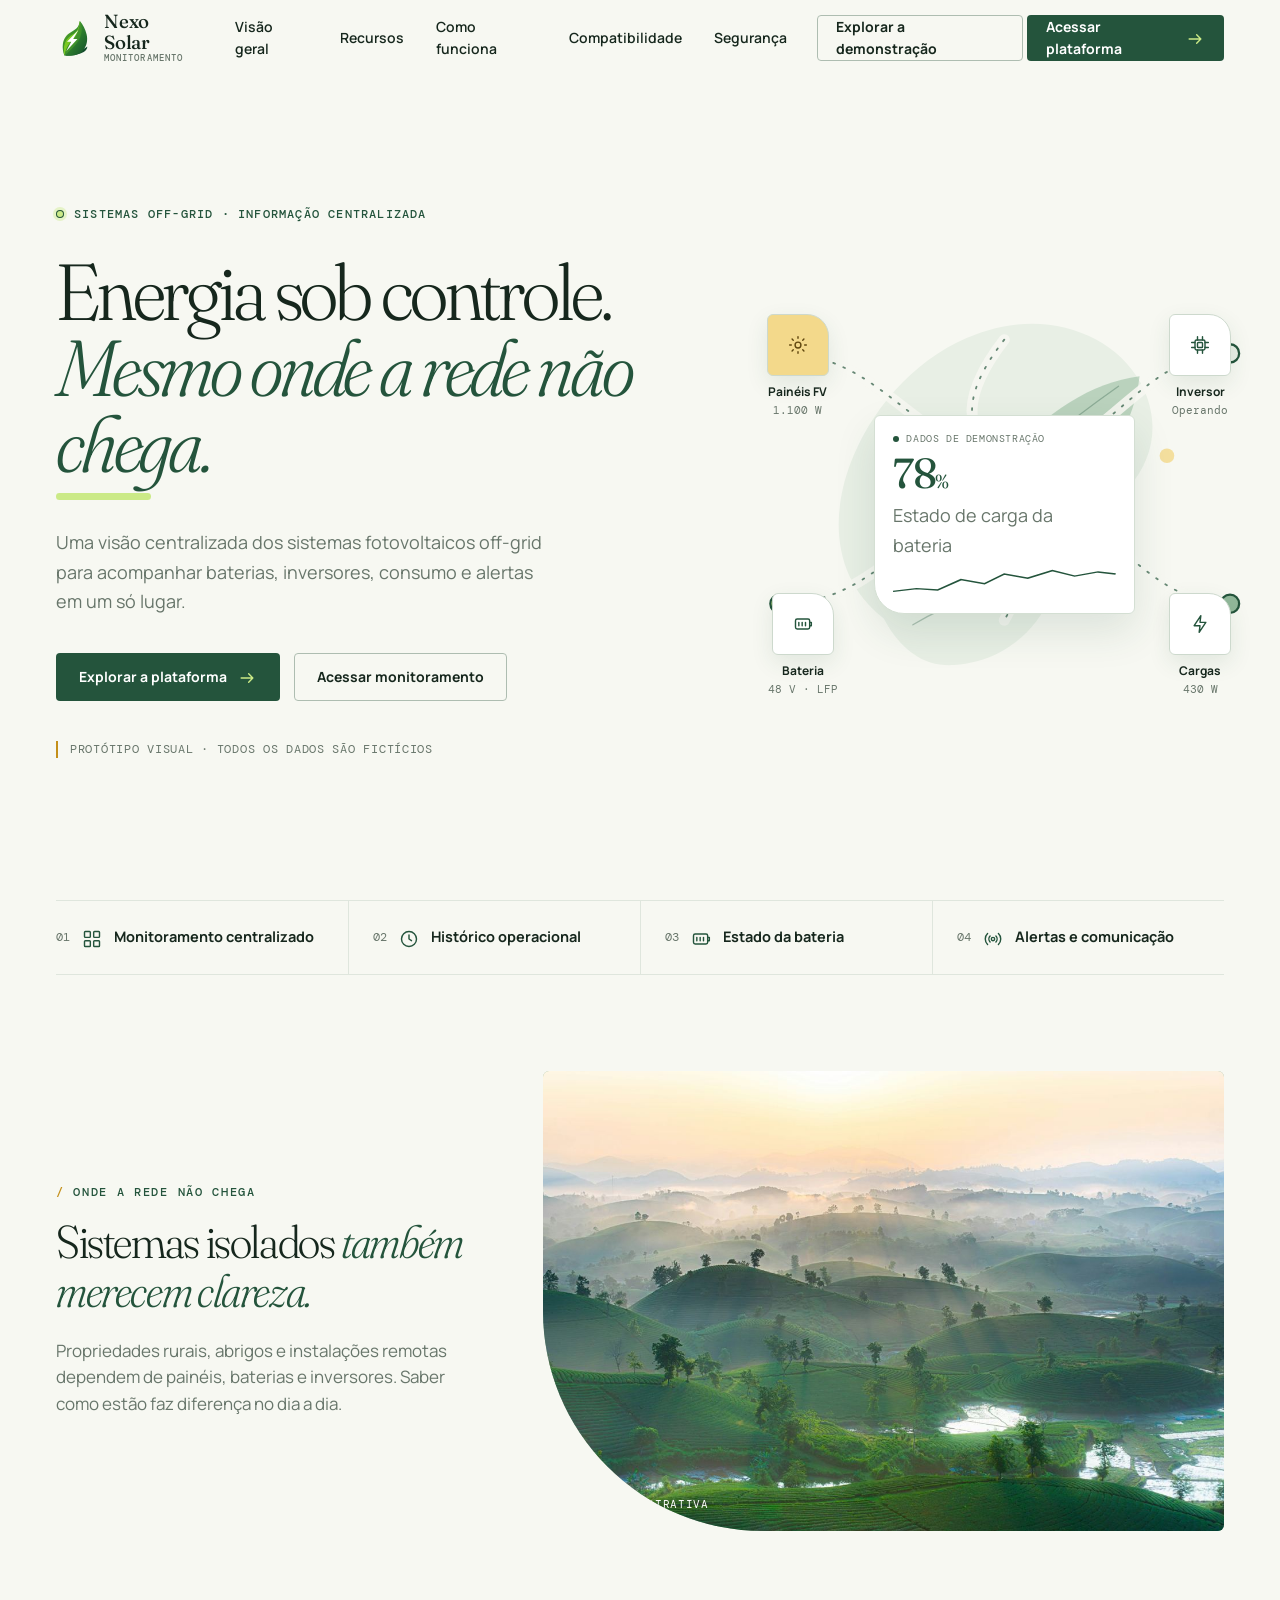
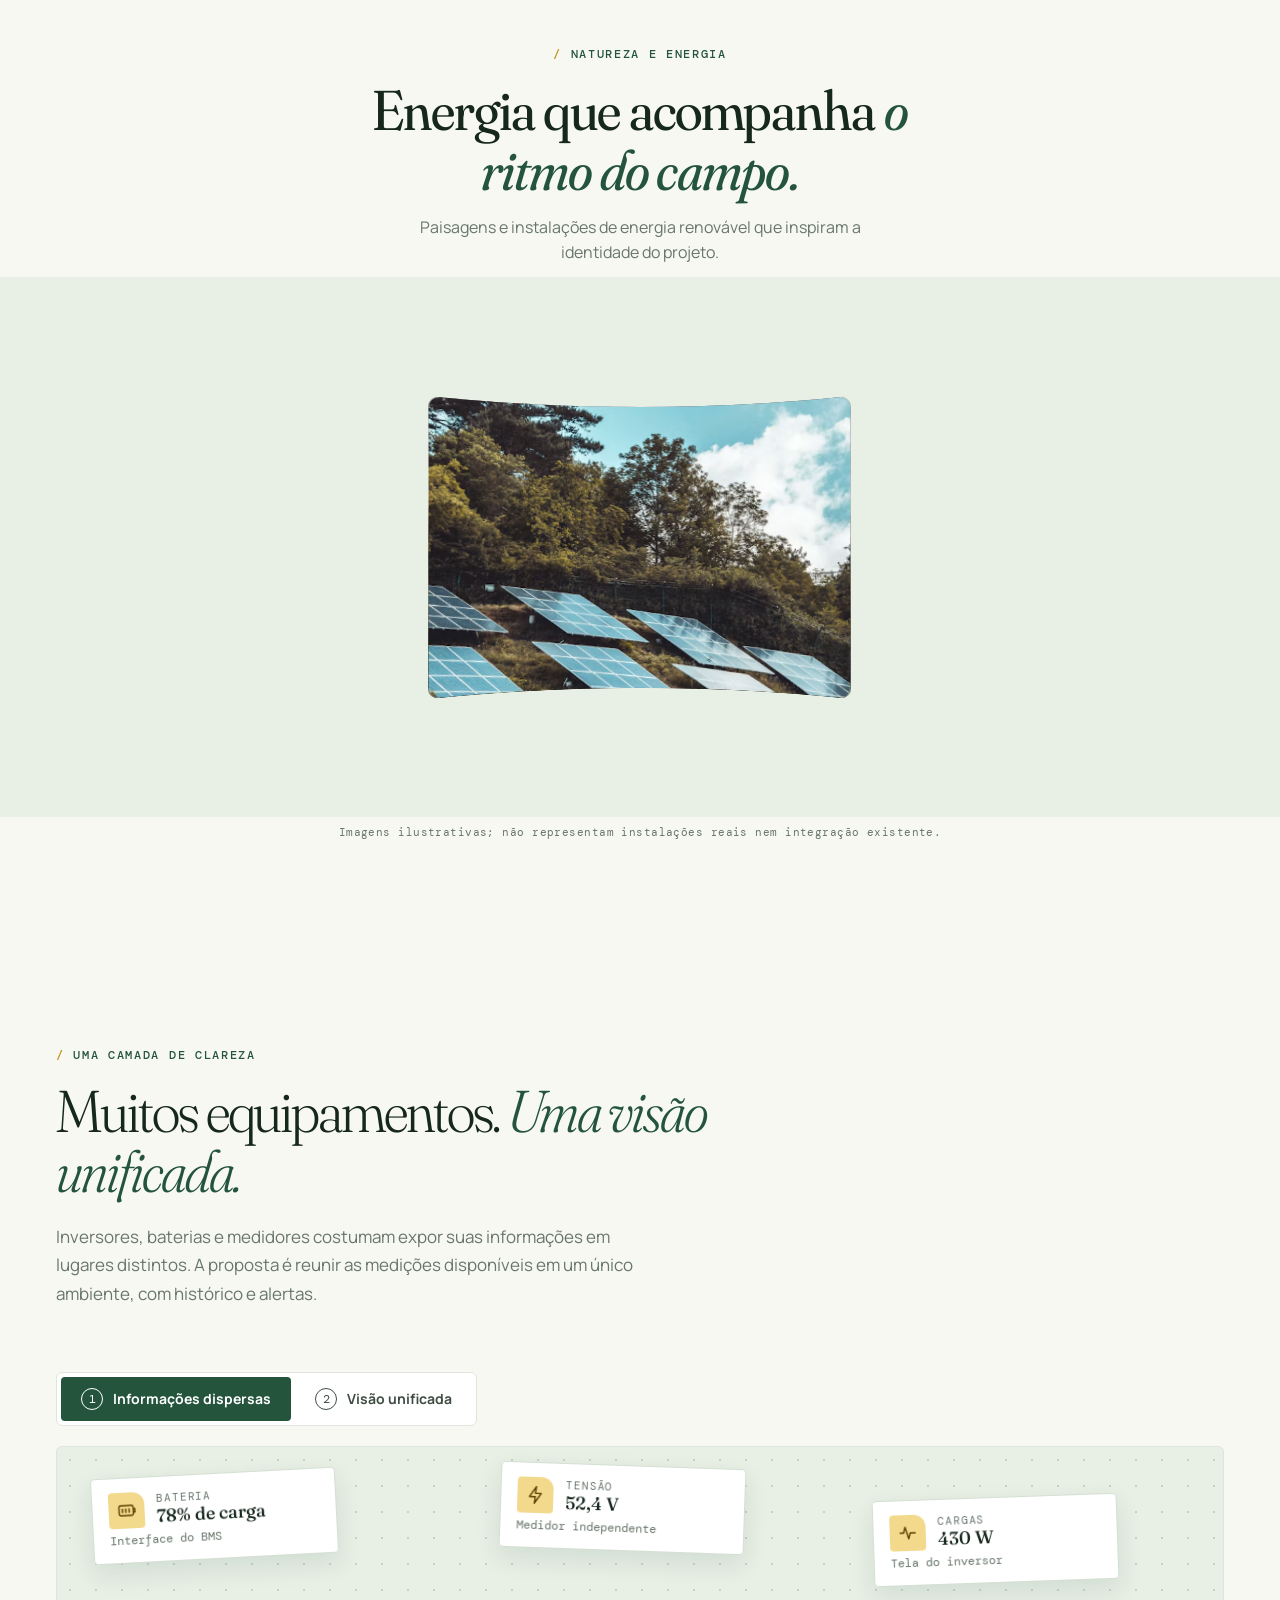
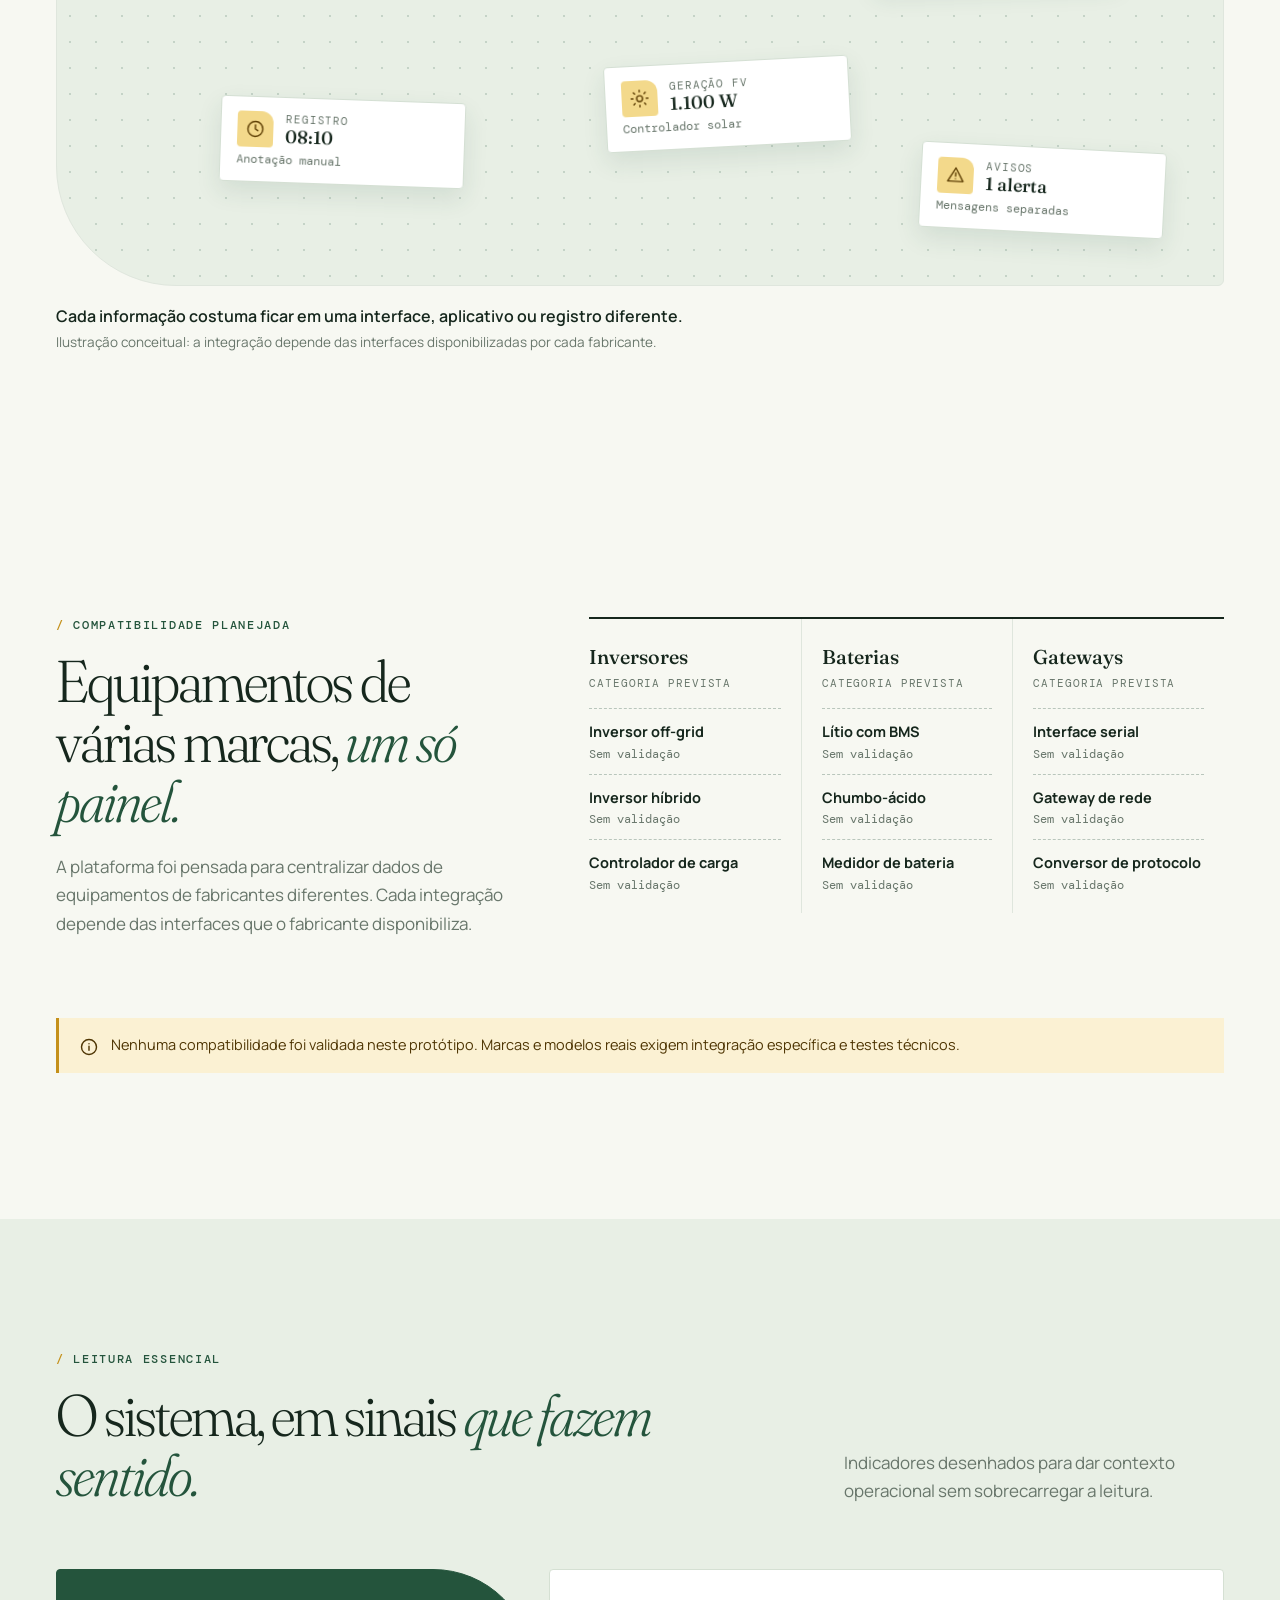
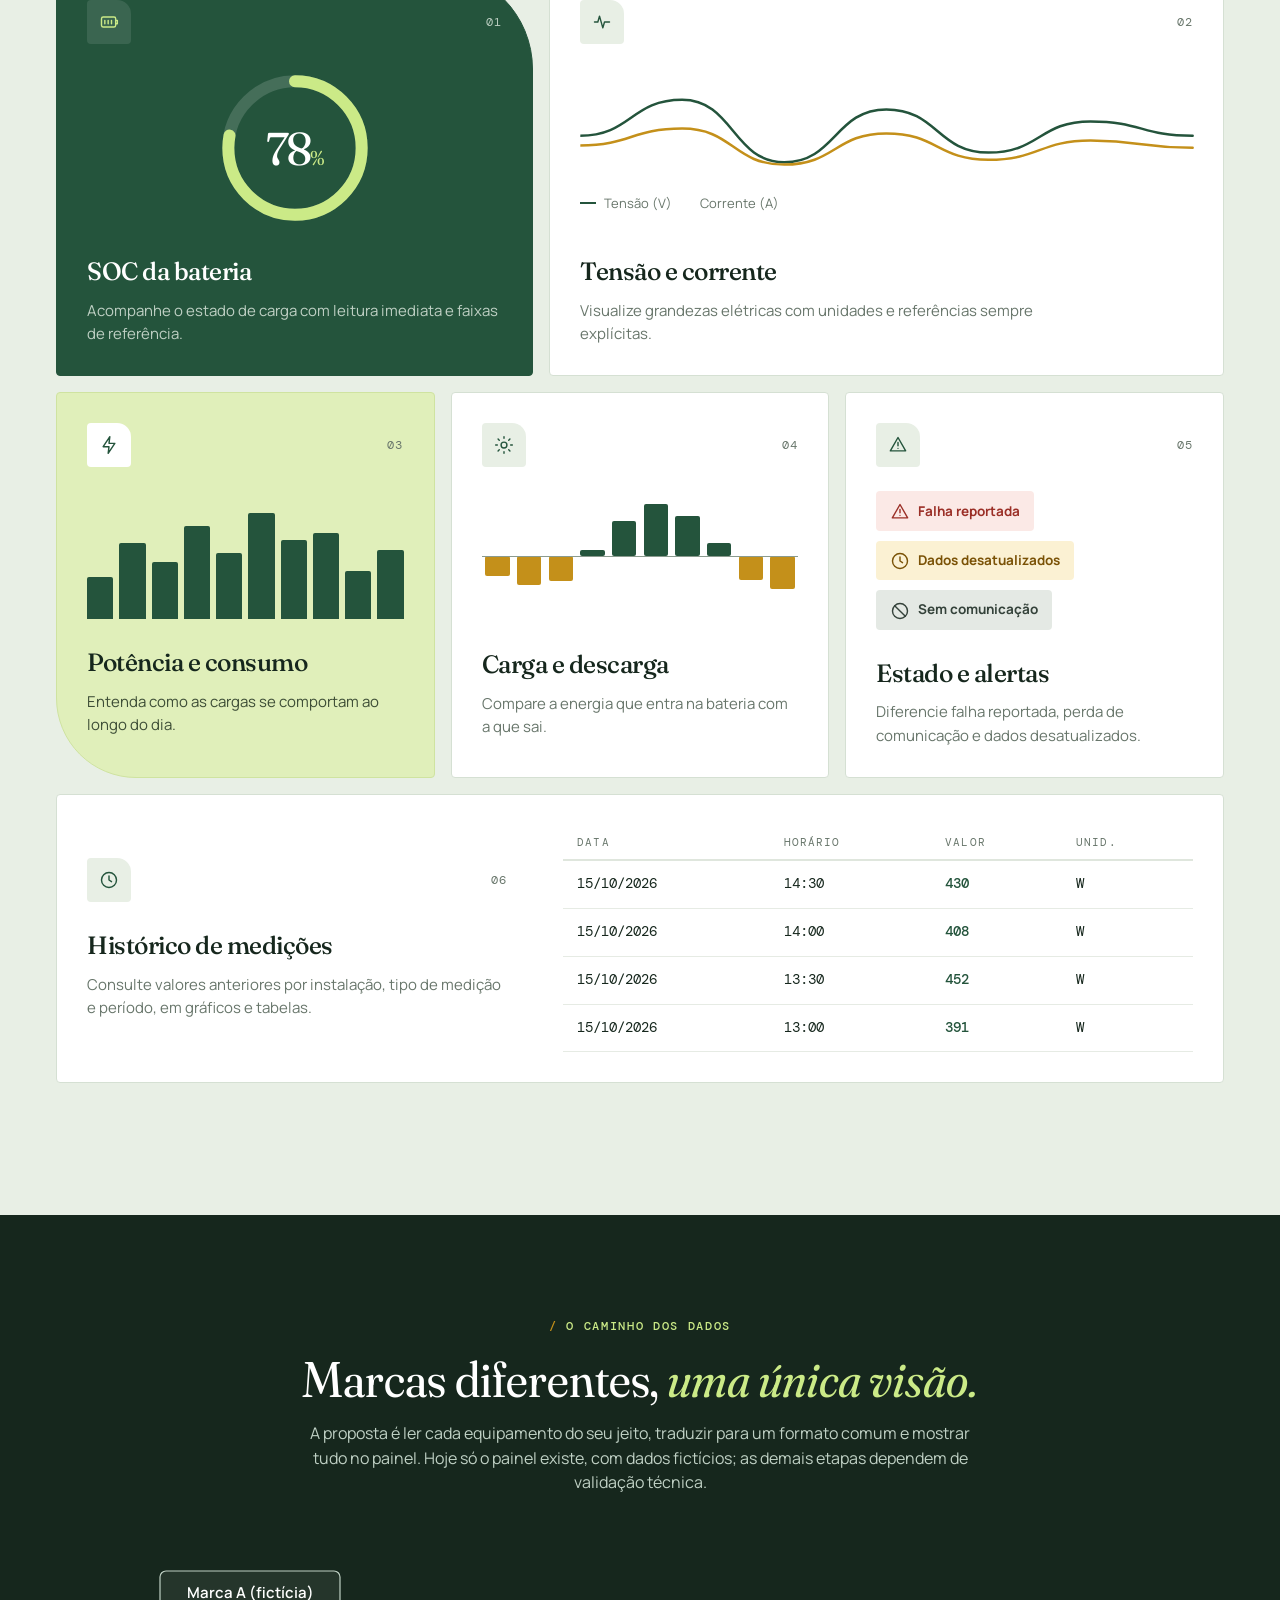
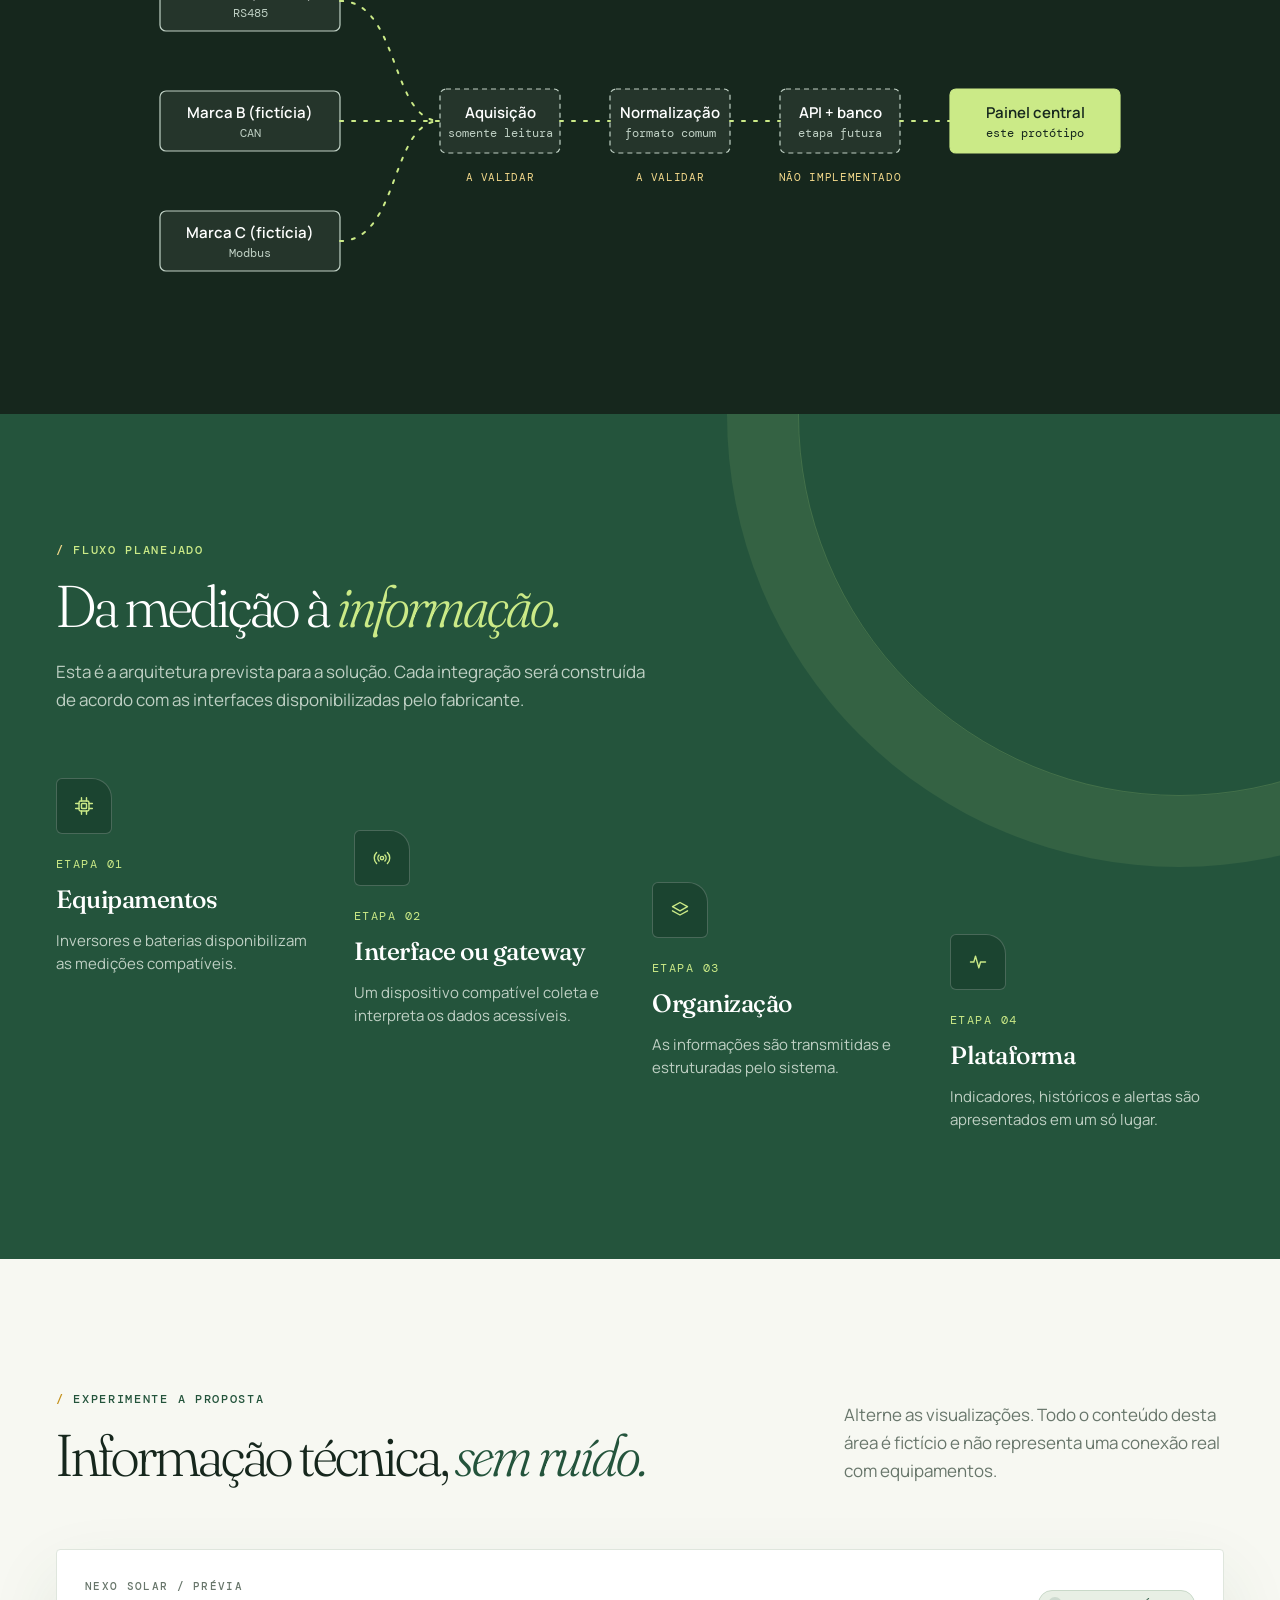
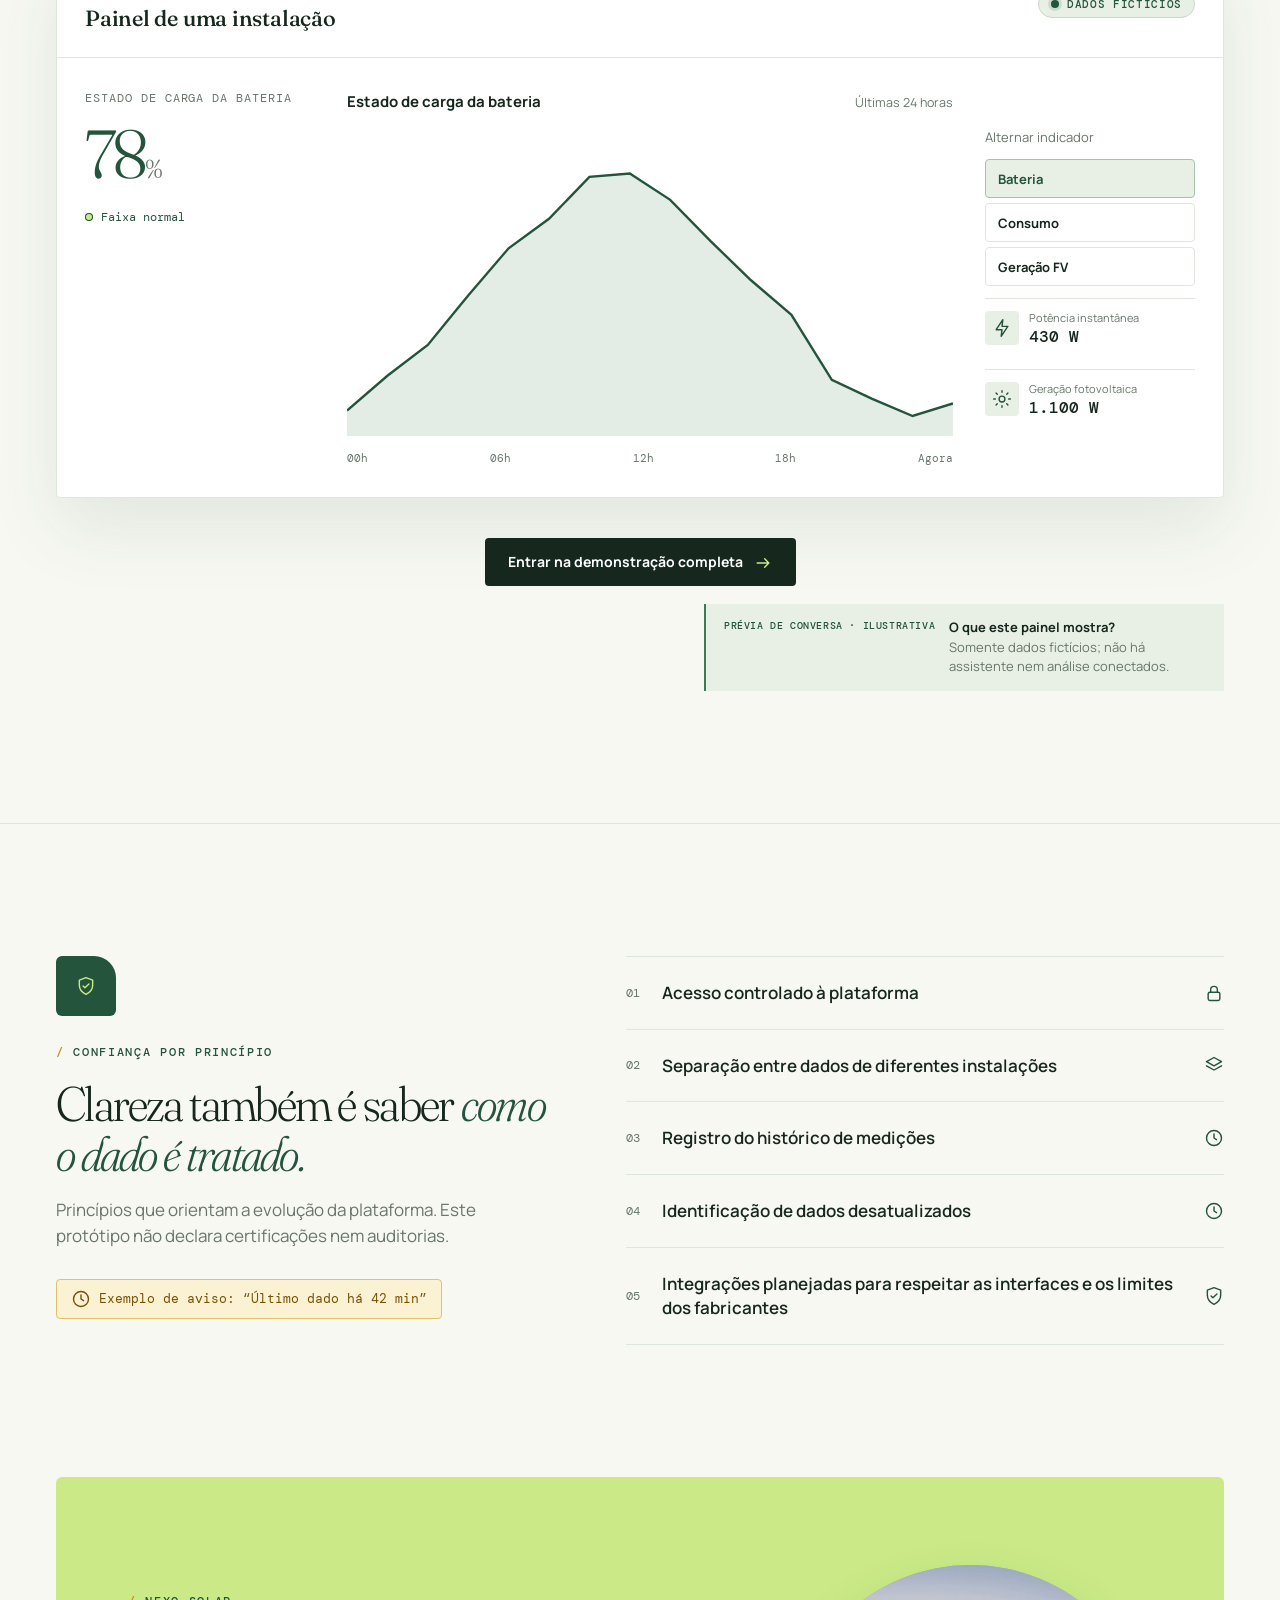
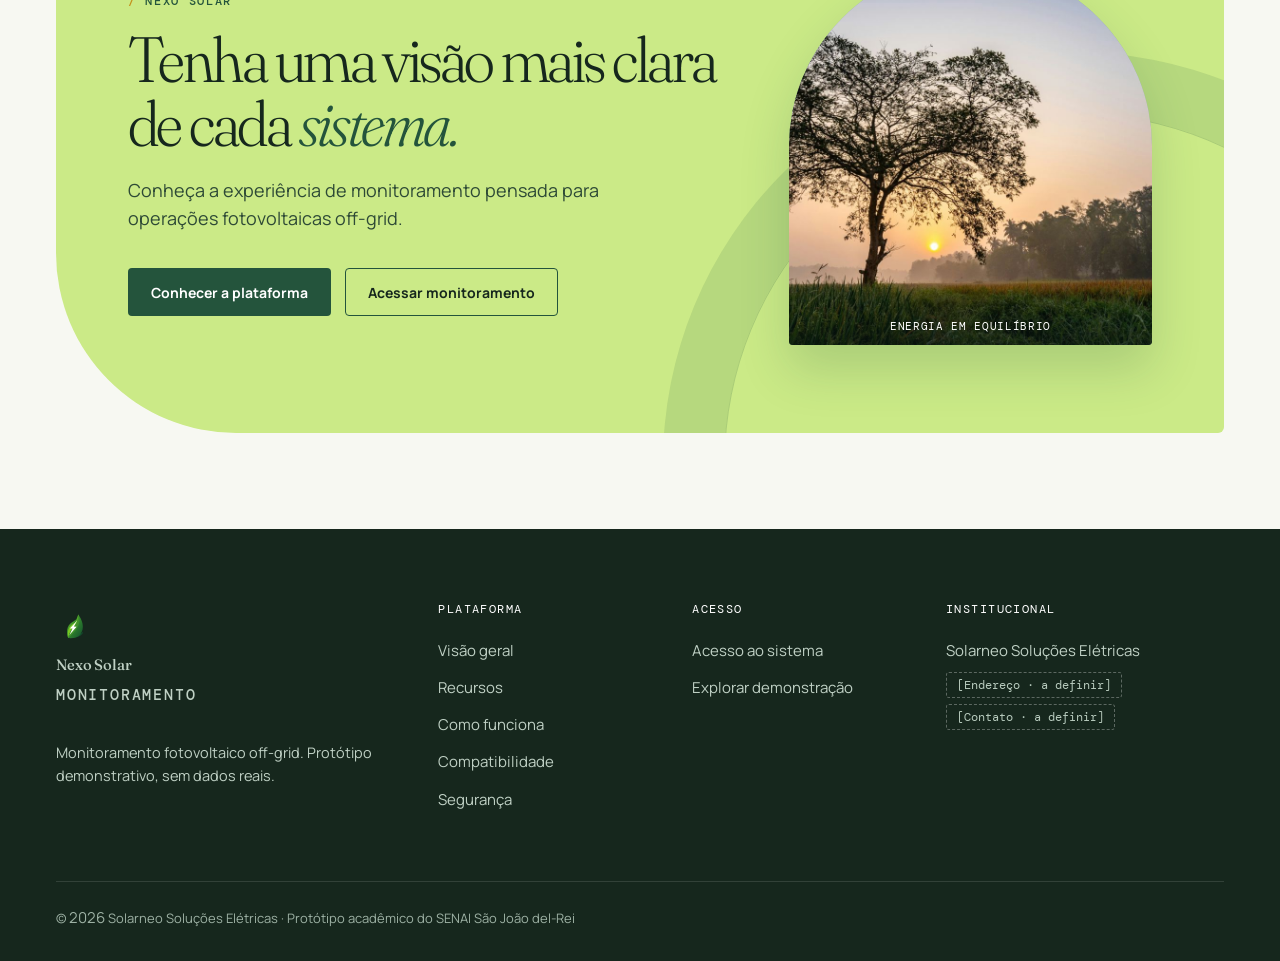
<file: index.html>
<!doctype html>
<html lang="pt-BR">
<head>
  <meta charset="utf-8">
  <meta name="viewport" content="width=device-width, initial-scale=1">
  <meta name="theme-color" content="#f7f8f2">
  <meta name="description" content="Nexo Solar: proposta de plataforma para acompanhar sistemas fotovoltaicos off-grid em um só lugar.">
  <title>Nexo Solar · Monitoramento fotovoltaico off-grid</title>
  <link rel="stylesheet" href="CSS/base.css">
  <link rel="stylesheet" href="CSS/landing.css"><link rel="stylesheet" href="CSS/overrides.css"><link rel="stylesheet" href="CSS/refine.css">
  <link rel="icon" href="Assets/img/logo/Nexo-Solar-Simbolo.svg" type="image/svg+xml">
</head>
<body>
<main class="landing reveal-on" id="top">
  <header class="topbar">
    <a class="brand" href="#top" aria-label="Nexo Solar, início"><span class="brand-mark"><img src="Assets/img/logo/Nexo-Solar-Simbolo.svg" alt=""></span><span class="brand-copy"><span class="brand-word">Nexo Solar</span><span class="brand-descriptor">Monitoramento</span></span></a>
    <nav id="main-nav" aria-label="Principal">
      <a class="nav-link" href="#overview">Visão geral</a>
      <a class="nav-link" href="#recursos">Recursos</a>
      <a class="nav-link" href="#como">Como funciona</a>
      <a class="nav-link" href="#compatibilidade">Compatibilidade</a>
      <a class="nav-link" href="#seguranca">Segurança</a>
      <a class="btn btn-secondary" href="#demo">Explorar a demonstração</a>
      <a class="btn btn-primary" href="login.html">Acessar plataforma <span data-icon="arrow"></span></a>
    </nav>
    <button class="menu-btn" id="menu-toggle" type="button" aria-label="Abrir menu" aria-expanded="false" aria-controls="main-nav"><span data-icon="menu"></span></button>
  </header>

  <section class="hero" id="overview">
    <div class="hero-copy">
      <span class="eyebrow hero-in d1"><i></i>Sistemas off-grid · informação centralizada</span>
      <h1 class="hero-in d2">Energia sob controle. <em>Mesmo onde a rede não chega.</em></h1>
      <p class="hero-in d3">Uma visão centralizada dos sistemas fotovoltaicos off-grid para acompanhar baterias, inversores, consumo e alertas em um só lugar.</p>
      <div class="hero-actions hero-in d4">
        <a class="btn btn-primary" href="#demo">Explorar a plataforma <span data-icon="arrow"></span></a>
        <a class="btn btn-secondary" href="login.html">Acessar monitoramento</a>
      </div>
      <span class="demo-note hero-in d5">Protótipo visual · todos os dados são fictícios</span>
    </div>
    <div class="hero-visual hero-in d3" data-liquid-surface>
      <div class="energy-illustration" role="img" aria-label="Ilustração conceitual de fluxo entre painéis solares, inversor, bateria, cargas e monitoramento">
        <div class="liquid-sculpture" aria-hidden="true"><svg viewBox="0 0 620 460" focusable="false">
          <path class="sculpture-mass mass-back" d="M178 381C122 338 118 267 145 203c29-68 88-126 163-141 61-13 124 12 151 61 21 39 17 81-13 115-32 37-65 49-79 101-14 53-58 90-112 93-31 2-57-14-77-51Z"/>
          <path class="sculpture-mass mass-front" d="M218 375c8-63 45-117 91-168 47-52 96-84 149-91-5 48-35 101-79 145-49 49-104 88-161 114Z"/>
          <path class="sculpture-vein" d="M186 365c58-72 118-146 249-238M210 388c42-25 94-43 145-54M167 333c21-42 46-79 79-111"/>
          <path class="current-bed" d="M64 91c77 0 114 46 168 83 49 34 102 40 155 13 54-28 93-96 170-96M64 365c77 0 114-46 168-83 49-34 102-40 155-13 54 28 93 96 170 96M310 76c-44 57-49 96-3 145 45 48 49 81 3 162"/>
          <path class="energy-current" d="M64 91c77 0 114 46 168 83 49 34 102 40 155 13 54-28 93-96 170-96M64 365c77 0 114-46 168-83 49-34 102-40 155-13 54 28 93 96 170 96M310 76c-44 57-49 96-3 145 45 48 49 81 3 162"/>
          <circle class="flow-orbit orbit-solar" cx="64" cy="91" r="10"/>
          <circle class="flow-orbit orbit-inverter" cx="557" cy="91" r="10"/>
          <circle class="flow-orbit orbit-battery" cx="64" cy="365" r="10"/>
          <circle class="flow-orbit orbit-loads" cx="557" cy="365" r="10"/>
          <circle class="sculpture-seed" cx="488" cy="203" r="8"/>
        </svg></div>
        <div class="energy-node solar"><span data-icon="sun" data-size="24"></span><span class="node-cap"><b>Painéis FV</b><small>1.100 W</small></span></div>
        <div class="energy-node inverter"><span data-icon="cpu" data-size="24"></span><span class="node-cap"><b>Inversor</b><small>Operando</small></span></div>
        <div class="energy-node battery"><span data-icon="battery" data-size="24"></span><span class="node-cap"><b>Bateria</b><small>48 V · LFP</small></span></div>
        <div class="energy-node loads"><span data-icon="bolt" data-size="24"></span><span class="node-cap"><b>Cargas</b><small>430 W</small></span></div>
        <div class="energy-data-card"><span class="card-label"><i></i>Dados de demonstração</span><strong>78<small>%</small></strong><p>Estado de carga da bateria</p><svg class="mini-wave" viewBox="0 0 190 46" preserveAspectRatio="none" aria-hidden="true"><path d="M0 38 20 34 38 36 58 21 78 27 95 13 115 19 136 8 155 16 175 10 190 13"></path></svg></div>
      </div>
    </div>
  </section>

  <div class="capability-strip">
    <div><span class="strip-n">01</span><span data-icon="grid"></span><b>Monitoramento centralizado</b></div>
    <div><span class="strip-n">02</span><span data-icon="history"></span><b>Histórico operacional</b></div>
    <div><span class="strip-n">03</span><span data-icon="battery"></span><b>Estado da bateria</b></div>
    <div><span class="strip-n">04</span><span data-icon="radio"></span><b>Alertas e comunicação</b></div>
  </div>

  <section class="photo-band" data-reveal>
    <div class="photo-copy"><span class="kicker">Onde a rede não chega</span><h2>Sistemas isolados <em>também merecem clareza.</em></h2><p>Propriedades rurais, abrigos e instalações remotas dependem de painéis, baterias e inversores. Saber como estão faz diferença no dia a dia.</p></div>
    <figure><img src="Assets/img/colinas-amanhecer.jpg" alt="Colinas verdes com neblina ao amanhecer" loading="lazy"><figcaption>Imagem ilustrativa</figcaption></figure>
  </section>
  <section class="curve-section" id="natureza" data-reveal>
    <div class="curve-head"><span class="kicker">Natureza e energia</span><h2>Energia que acompanha <em>o ritmo do campo.</em></h2><p>Paisagens e instalações de energia renovável que inspiram a identidade do projeto.</p></div>
    <div class="curve-gallery" data-curve-gallery data-images="Assets/img/07-paineis-encosta-rural.png,Assets/img/18-colinas-por-do-sol-rural.png,Assets/img/20-morro-neblina-rural.png,Assets/img/turbinas-por-do-sol.jpg" role="img" aria-label="Sequência ilustrativa com painéis solares em encosta rural, colinas ao pôr do sol, morro com neblina e turbinas eólicas"><img class="curve-fallback" src="Assets/img/turbinas-por-do-sol.jpg" alt="" loading="eager"></div>
    <small class="curve-note">Imagens ilustrativas; não representam instalações reais nem integração existente.</small>
  </section>


  <section class="section problem" id="problema">
    <div class="section-heading" data-reveal><span class="kicker">Uma camada de clareza</span><h2>Muitos equipamentos. <em>Uma visão unificada.</em></h2><p>Inversores, baterias e medidores costumam expor suas informações em lugares distintos. A proposta é reunir as medições disponíveis em um único ambiente, com histórico e alertas.</p></div>
    <div data-reveal>
      <div class="unify-controls" role="group" aria-label="Etapas da visualização"><button class="active" type="button" data-unify="false" aria-pressed="true"><b>1</b> Informações dispersas</button><button type="button" data-unify="true" aria-pressed="false"><b>2</b> Visão unificada</button></div>
      <div class="unify-stage" id="unify-stage">
        <div class="unify-frame" aria-hidden="true"><header><span class="brand"><span class="brand-mark"><img src="Assets/img/logo/Nexo-Solar-Simbolo.svg" alt=""></span><span class="brand-copy"><span class="brand-word">Nexo Solar</span><span class="brand-descriptor">Monitoramento</span></span></span><span class="demo-pill"><i></i> Dados de demonstração</span></header><div class="frame-chart"><small>Potência · W · últimas 24 h</small><svg viewBox="0 0 300 50" preserveAspectRatio="none" aria-hidden="true"><path d="M0 40 22 36 44 38 70 22 96 30 124 14 150 20 178 8 206 18 236 10 266 22 300 12"></path></svg></div></div>
        <div class="ub ub1"><span class="ub-ico" data-icon="battery"></span><div><small>Bateria</small><b>78% de carga</b></div><em class="ub-src">Interface do BMS</em></div>
        <div class="ub ub2"><span class="ub-ico" data-icon="bolt"></span><div><small>Tensão</small><b>52,4 V</b></div><em class="ub-src">Medidor independente</em></div>
        <div class="ub ub3"><span class="ub-ico" data-icon="activity"></span><div><small>Cargas</small><b>430 W</b></div><em class="ub-src">Tela do inversor</em></div>
        <div class="ub ub4"><span class="ub-ico" data-icon="history"></span><div><small>Registro</small><b>08:10</b></div><em class="ub-src">Anotação manual</em></div>
        <div class="ub ub5"><span class="ub-ico" data-icon="sun"></span><div><small>Geração FV</small><b>1.100 W</b></div><em class="ub-src">Controlador solar</em></div>
        <div class="ub ub6"><span class="ub-ico" data-icon="alert"></span><div><small>Avisos</small><b>1 alerta</b></div><em class="ub-src">Mensagens separadas</em></div>
      </div>
      <p class="unify-caption" id="unify-caption" aria-live="polite">Cada informação costuma ficar em uma interface, aplicativo ou registro diferente.<span>Ilustração conceitual: a integração depende das interfaces disponibilizadas por cada fabricante.</span></p>
    </div>
  </section>

  <section class="section compat" id="compatibilidade">
    <div class="section-heading" data-reveal><span class="kicker">Compatibilidade planejada</span><h2>Equipamentos de várias marcas, <em>um só painel.</em></h2><p>A plataforma foi pensada para centralizar dados de equipamentos de fabricantes diferentes. Cada integração depende das interfaces que o fabricante disponibiliza.</p></div>
    <div class="compat-cols" data-reveal>
      <div class="compat-col"><h3>Inversores</h3><small>Categoria prevista</small><ul><li>Inversor off-grid<span>Sem validação</span></li><li>Inversor híbrido<span>Sem validação</span></li><li>Controlador de carga<span>Sem validação</span></li></ul></div>
      <div class="compat-col"><h3>Baterias</h3><small>Categoria prevista</small><ul><li>Lítio com BMS<span>Sem validação</span></li><li>Chumbo-ácido<span>Sem validação</span></li><li>Medidor de bateria<span>Sem validação</span></li></ul></div>
      <div class="compat-col"><h3>Gateways</h3><small>Categoria prevista</small><ul><li>Interface serial<span>Sem validação</span></li><li>Gateway de rede<span>Sem validação</span></li><li>Conversor de protocolo<span>Sem validação</span></li></ul></div>
    </div>
    <p class="compat-note" data-reveal><span data-icon="info"></span>Nenhuma compatibilidade foi validada neste protótipo. Marcas e modelos reais exigem integração específica e testes técnicos.</p>
  </section>

  <section class="section features" id="recursos">
    <div class="section-heading row" data-reveal><div><span class="kicker">Leitura essencial</span><h2>O sistema, em sinais <em>que fazem sentido.</em></h2></div><p>Indicadores desenhados para dar contexto operacional sem sobrecarregar a leitura.</p></div>
    <div class="feature-grid">
      <article class="fcard f1 dark" data-reveal><header><span class="fi" data-icon="battery"></span><small>01</small></header><div class="f-art f-soc"><svg viewBox="0 0 120 120" aria-hidden="true"><circle cx="60" cy="60" r="50" class="trk"></circle><circle cx="60" cy="60" r="50" class="val" pathLength="100" stroke-dasharray="78 100"></circle></svg><strong>78<small>%</small></strong></div><h3>SOC da bateria</h3><p>Acompanhe o estado de carga com leitura imediata e faixas de referência.</p></article>
      <article class="fcard f2" data-reveal><header><span class="fi" data-icon="activity"></span><small>02</small></header><div class="f-art f-wave"><svg viewBox="0 0 300 80" preserveAspectRatio="none" aria-hidden="true"><path class="w1" d="M0 44c25 0 25-30 50-30s25 52 50 52 25-44 50-44 25 36 50 36 25-26 50-26 25 12 50 12"></path><path class="w2" d="M0 52c25 0 25-14 50-14s25 30 50 30 25-26 50-26 25 22 50 22 25-16 50-16 25 6 50 6"></path></svg><ul><li><i class="lg-line"></i>Tensão (V)</li><li><i class="lg-amber"></i>Corrente (A)</li></ul></div><h3>Tensão e corrente</h3><p>Visualize grandezas elétricas com unidades e referências sempre explícitas.</p></article>
      <article class="fcard f3 mint" data-reveal><header><span class="fi" data-icon="bolt"></span><small>03</small></header><div class="f-art f-bars"> <i style="height:35%"></i><i style="height:64%"></i><i style="height:48%"></i><i style="height:78%"></i><i style="height:55%"></i><i style="height:89%"></i><i style="height:66%"></i><i style="height:72%"></i><i style="height:40%"></i><i style="height:58%"></i></div><h3>Potência e consumo</h3><p>Entenda como as cargas se comportam ao longo do dia.</p></article>
      <article class="fcard f4" data-reveal><header><span class="fi" data-icon="sun"></span><small>04</small></header><div class="f-art f-flow"><i class="neg" style="height:15%;left:1.2%;top:50%"></i><i class="neg" style="height:22%;left:11.2%;top:50%"></i><i class="neg" style="height:19%;left:21.2%;top:50%"></i><i class="pos" style="height:5%;left:31.2%;bottom:50%"></i><i class="pos" style="height:27%;left:41.2%;bottom:50%"></i><i class="pos" style="height:40%;left:51.2%;bottom:50%"></i><i class="pos" style="height:31%;left:61.2%;bottom:50%"></i><i class="pos" style="height:10%;left:71.2%;bottom:50%"></i><i class="neg" style="height:18%;left:81.2%;top:50%"></i><i class="neg" style="height:25%;left:91.2%;top:50%"></i><b></b></div><h3>Carga e descarga</h3><p>Compare a energia que entra na bateria com a que sai.</p></article>
      <article class="fcard f5 forest" data-reveal><header><span class="fi" data-icon="alert"></span><small>05</small></header><div class="f-art f-alerts"><span class="chip crit"><span data-icon="alert" data-size="14"></span>Falha reportada</span><span class="chip warn"><span data-icon="clock" data-size="14"></span>Dados desatualizados</span><span class="chip off"><span data-icon="slash" data-size="14"></span>Sem comunicação</span></div><h3>Estado e alertas</h3><p>Diferencie falha reportada, perda de comunicação e dados desatualizados.</p></article>
      <article class="fcard f6" data-reveal><div class="f6-copy"><header><span class="fi" data-icon="history"></span><small>06</small></header><h3>Histórico de medições</h3><p>Consulte valores anteriores por instalação, tipo de medição e período, em gráficos e tabelas.</p></div><table class="f-table" aria-label="Tabela de medições fictícias"><thead><tr><th>Data</th><th>Horário</th><th>Valor</th><th>Unid.</th></tr></thead><tbody><tr><td>15/10/2026</td><td>14:30</td><td>430</td><td>W</td></tr><tr><td>15/10/2026</td><td>14:00</td><td>408</td><td>W</td></tr><tr><td>15/10/2026</td><td>13:30</td><td>452</td><td>W</td></tr><tr><td>15/10/2026</td><td>13:00</td><td>391</td><td>W</td></tr></tbody></table></article>
    </div>
  </section>

    <section class="flow-section" id="fluxo" data-reveal>
    <div class="flow-head"><span class="kicker">O caminho dos dados</span><h2>Marcas diferentes, <em>uma única visão.</em></h2><p>A proposta é ler cada equipamento do seu jeito, traduzir para um formato comum e mostrar tudo no painel. Hoje só o painel existe, com dados fictícios; as demais etapas dependem de validação técnica.</p></div>
    <svg class="flow-svg" viewBox="0 0 1000 380" role="img" aria-label="Diagrama conceitual: equipamentos de marcas diferentes, aquisição somente leitura a validar, normalização, API e armazenamento futuros e painel centralizado."><g class="fn "><rect x="20" y="40" width="180" height="60" rx="6"/><text x="110.0" y="67.0" text-anchor="middle" class="t1">Marca A (fictícia)</text><text x="110.0" y="86.0" text-anchor="middle" class="t2">RS485</text></g><path class="flow-line" d="M200,70 C260,70 250,190 300,190"/><g class="fn "><rect x="20" y="160" width="180" height="60" rx="6"/><text x="110.0" y="187.0" text-anchor="middle" class="t1">Marca B (fictícia)</text><text x="110.0" y="206.0" text-anchor="middle" class="t2">CAN</text></g><path class="flow-line" d="M200,190 C260,190 250,190 300,190"/><g class="fn "><rect x="20" y="280" width="180" height="60" rx="6"/><text x="110.0" y="307.0" text-anchor="middle" class="t1">Marca C (fictícia)</text><text x="110.0" y="326.0" text-anchor="middle" class="t2">Modbus</text></g><path class="flow-line" d="M200,310 C260,310 250,190 300,190"/><g class="fn dash"><rect x="300" y="158" width="120" height="64" rx="6"/><text x="360.0" y="187.0" text-anchor="middle" class="t1">Aquisição</text><text x="360.0" y="206.0" text-anchor="middle" class="t2">somente leitura</text></g><path class="flow-line" d="M420,190 H470"/><g class="fn dash"><rect x="470" y="158" width="120" height="64" rx="6"/><text x="530.0" y="187.0" text-anchor="middle" class="t1">Normalização</text><text x="530.0" y="206.0" text-anchor="middle" class="t2">formato comum</text></g><path class="flow-line" d="M590,190 H640"/><g class="fn dash"><rect x="640" y="158" width="120" height="64" rx="6"/><text x="700.0" y="187.0" text-anchor="middle" class="t1">API + banco</text><text x="700.0" y="206.0" text-anchor="middle" class="t2">etapa futura</text></g><path class="flow-line" d="M760,190 H810"/><g class="fn live"><rect x="810" y="158" width="170" height="64" rx="6"/><text x="895.0" y="187.0" text-anchor="middle" class="t1">Painel central</text><text x="895.0" y="206.0" text-anchor="middle" class="t2">este protótipo</text></g><text x="360" y="250" text-anchor="middle" class="t3">a validar</text><text x="530" y="250" text-anchor="middle" class="t3">a validar</text><text x="700" y="250" text-anchor="middle" class="t3">não implementado</text></svg>
    <ol class="flow-steps"><li>Equipamentos de marcas diferentes (RS485, CAN, Modbus)</li><li>Aquisição somente leitura: a validar com manuais e testes</li><li>Normalização dos dados em um formato comum</li><li>API e armazenamento: etapa futura, não implementada</li><li>Painel centralizado: é o que este protótipo mostra</li></ol>
  </section>
  <section class="how" id="como"><div class="section-heading light" data-reveal><span class="kicker">Fluxo planejado</span><h2>Da medição à <em>informação.</em></h2><p>Esta é a arquitetura prevista para a solução. Cada integração será construída de acordo com as interfaces disponibilizadas pelo fabricante.</p></div>
    <ol class="steps"><li data-reveal style="--i:0"><span class="step-ico" data-icon="cpu"></span><b class="step-n">Etapa 01</b><h3>Equipamentos</h3><p>Inversores e baterias disponibilizam as medições compatíveis.</p></li><li data-reveal style="--i:1"><span class="step-ico" data-icon="radio"></span><b class="step-n">Etapa 02</b><h3>Interface ou gateway</h3><p>Um dispositivo compatível coleta e interpreta os dados acessíveis.</p></li><li data-reveal style="--i:2"><span class="step-ico" data-icon="layers"></span><b class="step-n">Etapa 03</b><h3>Organização</h3><p>As informações são transmitidas e estruturadas pelo sistema.</p></li><li data-reveal style="--i:3"><span class="step-ico" data-icon="activity"></span><b class="step-n">Etapa 04</b><h3>Plataforma</h3><p>Indicadores, históricos e alertas são apresentados em um só lugar.</p></li></ol>
  </section>

  <section class="section demo-section" id="demo"><div class="section-heading row" data-reveal><div><span class="kicker">Experimente a proposta</span><h2>Informação técnica, <em>sem ruído.</em></h2></div><p>Alterne as visualizações. Todo o conteúdo desta área é fictício e não representa uma conexão real com equipamentos.</p></div>
    <div data-reveal><div class="product-demo"><div class="demo-top"><div><span class="mono-label">Nexo Solar / Prévia</span><h3>Painel de uma instalação</h3></div><span class="demo-pill"><i></i>Dados fictícios</span></div><div class="demo-body" id="landing-demo-body"><div class="demo-stat"><small>Estado de carga da bateria</small><strong id="preview-soc">78<span>%</span></strong><em><i></i><span id="preview-state">Faixa normal</span></em></div><div class="demo-chart"><header><b id="preview-chart-title">Potência das cargas</b><small>Últimas 24 horas</small></header><svg viewBox="0 0 300 160" preserveAspectRatio="none" aria-label="Gráfico fictício de potência"><path class="preview-chart-area" d="M0 137 20 125 40 129 60 91 80 110 100 62 120 80 140 39 160 54 180 24 200 50 220 35 240 62 260 43 280 58 300 32 L300 160 L0 160Z"></path><path class="preview-chart-line" d="M0 137 20 125 40 129 60 91 80 110 100 62 120 80 140 39 160 54 180 24 200 50 220 35 240 62 260 43 280 58 300 32"></path></svg><div class="preview-ticks"><span>00h</span><span>06h</span><span>12h</span><span>18h</span><span>Agora</span></div></div><div class="demo-side"><small>Alternar indicador</small><div class="demo-switches"><button type="button" class="active" data-preview="soc">Bateria</button><button type="button" data-preview="power">Consumo</button><button type="button" data-preview="pv">Geração FV</button></div><div class="preview-side-stat"><span data-icon="bolt"></span><div><small>Potência instantânea</small><b id="preview-power">430 W</b></div></div><div class="preview-side-stat"><span data-icon="sun"></span><div><small>Geração fotovoltaica</small><b id="preview-pv">1.100 W</b></div></div></div></div></div></div>
    <div class="center"><a class="btn btn-dark" href="dashboard.html">Entrar na demonstração completa <span data-icon="arrow"></span></a></div>
<aside class="chat-preview" aria-label="Prévia ilustrativa de conversa"><span class="chat-preview-label">Prévia de conversa · ilustrativa</span><p><b>O que este painel mostra?</b><br>Somente dados fictícios; não há assistente nem análise conectados.</p></aside>
  </section>

  <section class="section security" id="seguranca"><div class="security-intro" data-reveal><span class="icon-box" data-icon="shield" data-size="28"></span><span class="kicker">Confiança por princípio</span><h2>Clareza também é saber <em>como o dado é tratado.</em></h2><p>Princípios que orientam a evolução da plataforma. Este protótipo não declara certificações nem auditorias.</p><span class="stale-sample"><span data-icon="clock" data-size="16"></span>Exemplo de aviso: “Último dado há 42 min”</span></div>
    <ul class="security-list"><li data-reveal><span>01</span><b>Acesso controlado à plataforma</b><span data-icon="lock"></span></li><li data-reveal><span>02</span><b>Separação entre dados de diferentes instalações</b><span data-icon="layers"></span></li><li data-reveal><span>03</span><b>Registro do histórico de medições</b><span data-icon="history"></span></li><li data-reveal><span>04</span><b>Identificação de dados desatualizados</b><span data-icon="clock"></span></li><li data-reveal><span>05</span><b>Integrações planejadas para respeitar as interfaces e os limites dos fabricantes</b><span data-icon="shield"></span></li></ul>
  </section>

  <section class="closing"><div class="closing-lines" aria-hidden="true"></div><div data-reveal><span class="kicker">Nexo Solar</span><h2>Tenha uma visão mais clara de cada <em>sistema.</em></h2><p>Conheça a experiência de monitoramento pensada para operações fotovoltaicas off-grid.</p><div class="closing-actions"><a class="btn btn-primary" href="#recursos">Conhecer a plataforma</a><a class="btn btn-secondary" href="login.html">Acessar monitoramento</a></div></div><figure data-reveal><img src="Assets/img/arvore-amanhecer.jpg" alt="Paisagem verde sob luz natural" loading="lazy"><figcaption>Energia em equilíbrio</figcaption></figure></section>

  <footer class="footer"><div class="footer-brand"><a class="brand brand-light" href="#top"><span class="brand-mark"><img src="Assets/img/logo/Nexo-Solar-Simbolo.svg" alt=""></span><span class="brand-copy"><span class="brand-word">Nexo Solar</span><span class="brand-descriptor">Monitoramento</span></span></a><p>Monitoramento fotovoltaico off-grid. Protótipo demonstrativo, sem dados reais.</p></div><nav aria-label="Seções"><h4>Plataforma</h4><a href="#overview">Visão geral</a><a href="#recursos">Recursos</a><a href="#como">Como funciona</a><a href="#compatibilidade">Compatibilidade</a><a href="#seguranca">Segurança</a></nav><div><h4>Acesso</h4><a href="login.html">Acesso ao sistema</a><a href="dashboard.html">Explorar demonstração</a></div><div><h4>Institucional</h4><span>Solarneo Soluções Elétricas</span><span class="placeholder">[Endereço · a definir]</span><span class="placeholder">[Contato · a definir]</span></div><small>© <span id="current-year">2026</span> Solarneo Soluções Elétricas · Protótipo acadêmico do SENAI São João del-Rei</small></footer>
</main>
<script src="JS/common.js" defer></script><script src="JS/demo-data.js" defer></script><script src="JS/landing.js" defer></script><script src="JS/curve-gallery.js" defer></script>
</body></html>
</file>
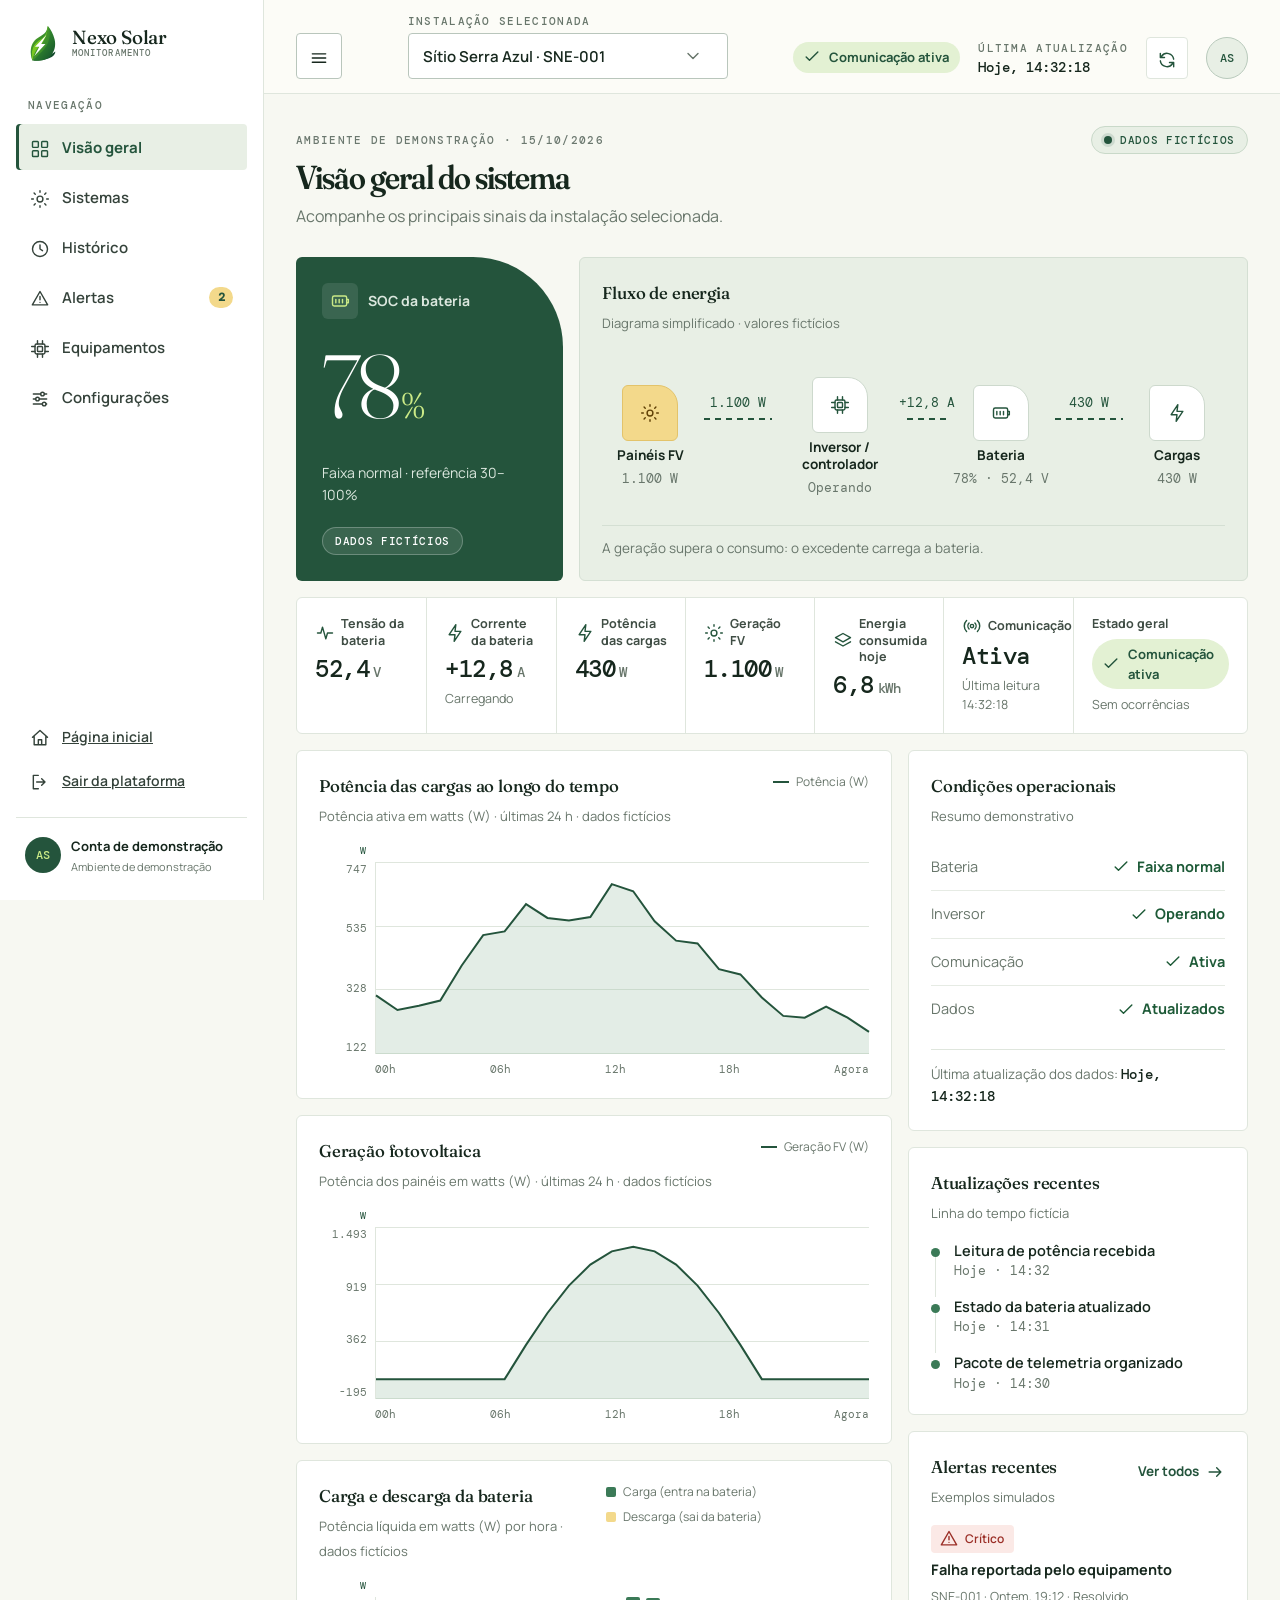
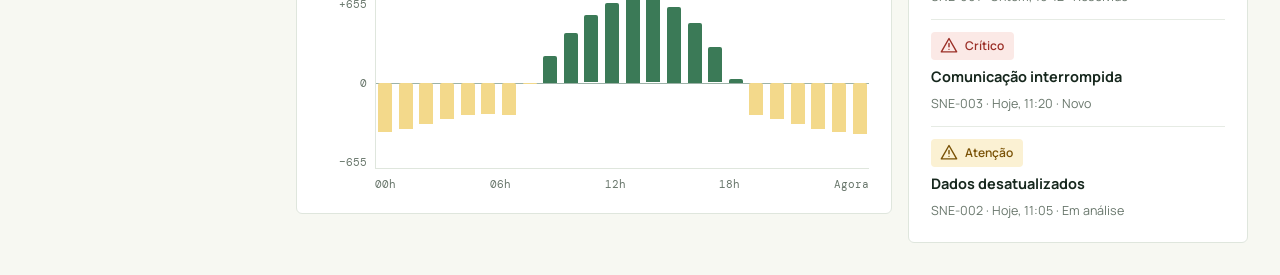
<file: dashboard.html>
<!doctype html>
<html lang="pt-BR"><head><meta charset="utf-8"><meta name="viewport" content="width=device-width,initial-scale=1"><meta name="theme-color" content="#f7f8f2"><meta name="description" content="Demonstração da plataforma Nexo Solar para acompanhamento de sistemas fotovoltaicos off-grid."><title>Nexo Solar · Demonstração</title><link rel="stylesheet" href="CSS/base.css"><link rel="stylesheet" href="CSS/dashboard.css"><link rel="stylesheet" href="CSS/overrides.css"><link rel="stylesheet" href="CSS/refine.css"><link rel="icon" href="Assets/img/logo/Nexo-Solar-Simbolo.svg" type="image/svg+xml"></head><body><div class="page page-app"><div class="app-shell">
  <aside id="sidebar" aria-label="Navegação da plataforma"><div class="aside-head"><a class="brand" href="index.html"><span class="brand-mark"><img src="Assets/img/logo/Nexo-Solar-Simbolo.svg" alt=""></span><span class="brand-copy"><span class="brand-word">Nexo Solar</span><span class="brand-descriptor">Monitoramento</span></span></a><button type="button" id="close-drawer" class="aside-close" aria-label="Fechar menu"><span data-icon="close"></span></button></div><span class="mono-label aside-label">Navegação</span>
    <nav id="app-nav"><button type="button" data-view="Visão geral" class="active"><span data-icon="grid"></span><span>Visão geral</span></button><button type="button" data-view="Sistemas"><span data-icon="sun"></span><span>Sistemas</span></button><button type="button" data-view="Histórico"><span data-icon="history"></span><span>Histórico</span></button><button type="button" data-view="Alertas"><span data-icon="alert"></span><span>Alertas</span><b id="new-alert-count">2</b></button><button type="button" data-view="Equipamentos"><span data-icon="cpu"></span><span>Equipamentos</span></button><button type="button" data-view="Configurações"><span data-icon="settings"></span><span>Configurações</span></button></nav>
    <div class="aside-bottom"><a class="aside-link" href="index.html"><span data-icon="home"></span>Página inicial</a><a class="aside-link" href="index.html"><span data-icon="logout"></span>Sair da plataforma</a><div class="user"><span aria-hidden="true">AS</span><div><b>Conta de demonstração</b><small>Ambiente de demonstração</small></div></div></div>
  </aside>
  <div id="scrim" class="scrim" hidden></div>
  <div class="workspace"><header class="app-top"><button type="button" class="app-menu" id="open-drawer" aria-label="Abrir menu de navegação"><span data-icon="menu"></span></button><div class="install-pick"><label for="install-select" class="mono-label">Instalação selecionada</label><div class="select-wrap"><select id="install-select"></select><span data-icon="chevron" data-size="16"></span></div></div><div class="top-status"><div id="top-status-chip"></div><div class="last-update"><span class="mono-label">Última atualização</span><b id="last-update-value">Hoje, 14:32:18</b></div><button type="button" class="icon-btn" id="refresh-data" aria-label="Atualizar dados simulados" title="Atualizar dados simulados"><span data-icon="refresh" data-size="18"></span></button><div class="profile" id="profile-wrap"><button type="button" class="avatar" id="profile-button" aria-haspopup="menu" aria-expanded="false" aria-label="Menu do usuário">AS</button><div class="profile-menu" id="profile-menu" role="menu" hidden><div class="pm-head"><b>Conta de demonstração</b><small>Perfil fictício · demonstração</small></div><button type="button" role="menuitem" data-view="Configurações"><span data-icon="settings" data-size="17"></span>Configurações</button><a role="menuitem" href="index.html"><span data-icon="home" data-size="17"></span>Voltar à página inicial</a><a role="menuitem" href="index.html"><span data-icon="logout" data-size="17"></span>Sair da plataforma</a></div></div></div></header>
    <main class="app-content"><div class="mobile-status"><span id="mobile-status-chip"></span><span id="mobile-last-update">Atualizado: Hoje, 14:32:18</span></div><div class="page-title"><div><span class="mono-label dim">Ambiente de demonstração · 15/10/2026</span><h1 id="page-heading" tabindex="-1">Visão geral do sistema</h1><p id="page-description">Acompanhe os principais sinais da instalação selecionada.</p></div><span class="demo-pill"><i></i>Dados fictícios</span></div><div class="view-fade" id="view-container"></div></main>
  </div><div class="toast" id="toast" role="status" aria-live="polite"></div>
</div></div><script src="JS/common.js" defer></script><script src="JS/demo-data.js" defer></script><script src="JS/dashboard.js" defer></script></body></html>
</file>
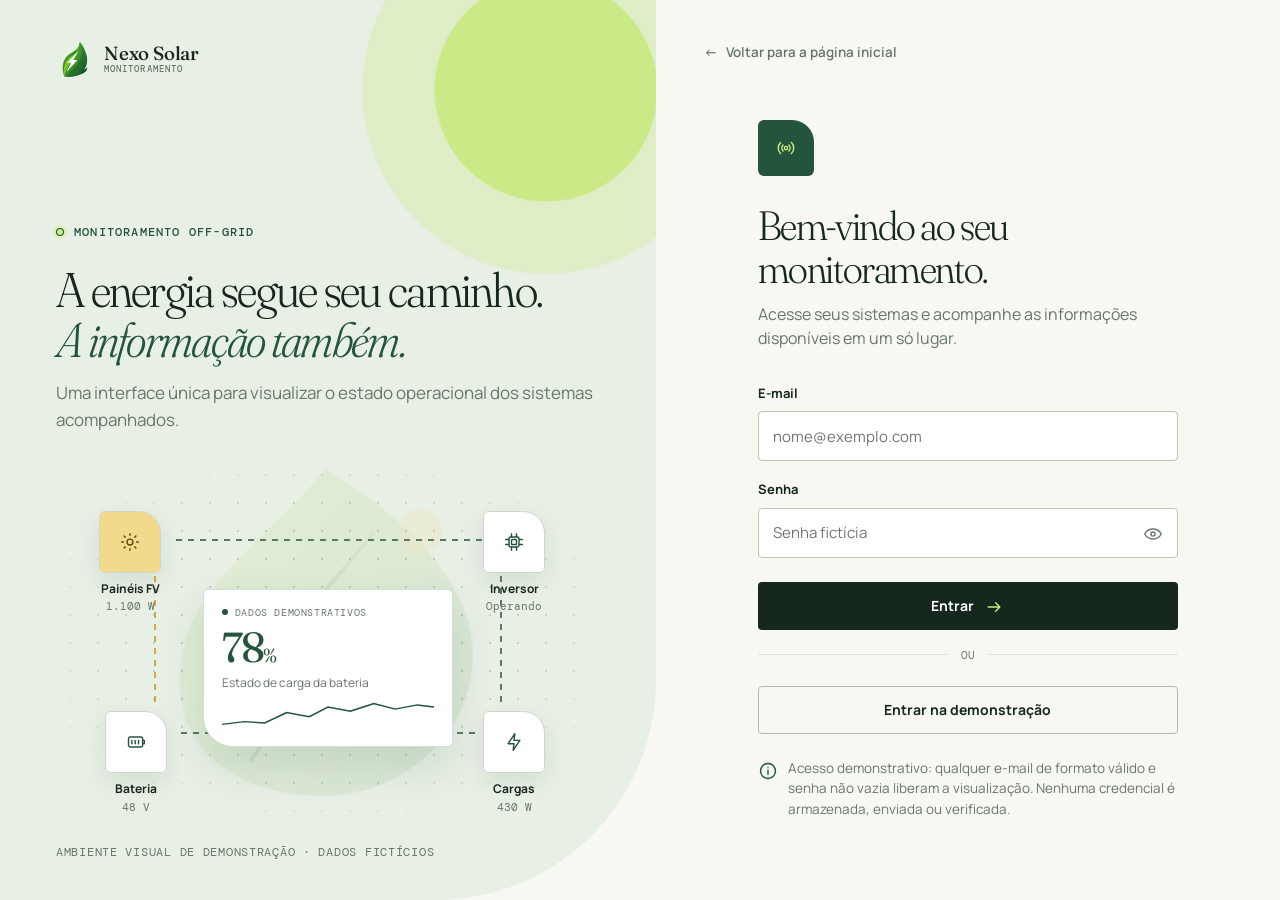
<file: login.html>
<!doctype html>
<html lang="pt-BR"><head><meta charset="utf-8"><meta name="viewport" content="width=device-width,initial-scale=1"><meta name="theme-color" content="#f7f8f2"><title>Acessar plataforma · Nexo Solar</title><link rel="stylesheet" href="CSS/base.css"><link rel="stylesheet" href="CSS/landing.css"><link rel="stylesheet" href="CSS/dashboard.css"><link rel="stylesheet" href="CSS/overrides.css"><link rel="stylesheet" href="CSS/refine.css"><link rel="icon" href="Assets/img/logo/Nexo-Solar-Simbolo.svg" type="image/svg+xml"></head>
<body><main class="login-page page">
  <section class="login-art"><a class="brand" href="index.html" aria-label="Voltar à Nexo Solar"><span class="brand-mark"><img src="Assets/img/logo/Nexo-Solar-Simbolo.svg" alt=""></span><span class="brand-copy"><span class="brand-word">Nexo Solar</span><span class="brand-descriptor">Monitoramento</span></span></a><div class="login-message"><span class="eyebrow"><i></i>Monitoramento off-grid</span><h2>A energia segue seu caminho. <em>A informação também.</em></h2><p>Uma interface única para visualizar o estado operacional dos sistemas acompanhados.</p></div><div class="login-diagram" data-liquid-surface><div class="liquid-sculpture" aria-hidden="true"><svg viewBox="0 0 320 320" focusable="false"><defs><linearGradient id="liquid-leaf" x1="0" y1="0" x2="1" y2="1"><stop stop-color="#cbea87"/><stop offset="1" stop-color="#91b89a"/></linearGradient><linearGradient id="liquid-vein" x1="0" y1="0" x2="1" y2="0"><stop stop-color="#24543c" stop-opacity=".08"/><stop offset=".52" stop-color="#24543c" stop-opacity=".5"/><stop offset="1" stop-color="#24543c" stop-opacity=".08"/></linearGradient></defs><path d="M158 21C219 58 286 116 278 185c-7 61-66 108-133 103C75 284 30 240 40 177 50 112 108 82 158 21Z" fill="url(#liquid-leaf)" opacity=".62"/><path d="M55 214c49-36 96-82 142-141M72 233c42-10 82-12 128-2M97 259c23-33 47-63 75-91" fill="none" stroke="url(#liquid-vein)" stroke-width="3" stroke-linecap="round"/><circle cx="235" cy="72" r="18" fill="#f3d98b" opacity=".65"/></svg></div><div class="energy-illustration" role="img" aria-label="Ilustração demonstrativa de um sistema solar"><div class="energy-wire wire-top"></div><div class="energy-wire wire-bottom"></div><div class="energy-wire wire-down"></div><div class="energy-wire wire-up"></div><div class="energy-node solar"><span data-icon="sun" data-size="22"></span><span class="node-cap"><b>Painéis FV</b><small>1.100 W</small></span></div><div class="energy-node inverter"><span data-icon="cpu" data-size="22"></span><span class="node-cap"><b>Inversor</b><small>Operando</small></span></div><div class="energy-node battery"><span data-icon="battery" data-size="22"></span><span class="node-cap"><b>Bateria</b><small>48 V</small></span></div><div class="energy-node loads"><span data-icon="bolt" data-size="22"></span><span class="node-cap"><b>Cargas</b><small>430 W</small></span></div><div class="energy-data-card"><span class="card-label"><i></i>Dados demonstrativos</span><strong>78<small>%</small></strong><p>Estado de carga da bateria</p><svg class="mini-wave" viewBox="0 0 190 46" preserveAspectRatio="none"><path d="M0 38 20 34 38 36 58 21 78 27 95 13 115 19 136 8 155 16 175 10 190 13"></path></svg></div></div></div><small>Ambiente visual de demonstração · dados fictícios</small></section>
  <section class="login-form-wrap"><a class="back" href="index.html"><span aria-hidden="true">←</span> Voltar para a página inicial</a><form id="login-form" novalidate aria-describedby="login-note"><span class="login-symbol" data-icon="radio" data-size="26"></span><h1>Bem-vindo ao seu monitoramento.</h1><p class="lead">Acesse seus sistemas e acompanhe as informações disponíveis em um só lugar.</p>
    <div class="field"><label for="email">E-mail</label><input id="email" name="email" type="email" inputmode="email" autocomplete="off" placeholder="nome@exemplo.com" aria-describedby="email-error"><p id="email-error" class="field-error" role="alert" hidden></p></div>
    <div class="field"><label for="password">Senha</label><div class="password"><input id="password" name="password" type="password" autocomplete="off" placeholder="Senha fictícia" aria-describedby="password-error"><button id="toggle-password" type="button" aria-label="Mostrar senha" aria-pressed="false"><span data-icon="eye"></span></button></div><p id="password-error" class="field-error" role="alert" hidden></p></div>
    <button id="submit-login" type="submit" class="btn btn-dark block">Entrar <span data-icon="arrow"></span></button><div class="or" aria-hidden="true"><span></span>ou<span></span></div><a href="dashboard.html" class="btn btn-secondary block">Entrar na demonstração</a><p id="login-note" class="login-note"><span data-icon="info" data-size="15"></span>Acesso demonstrativo: qualquer e-mail de formato válido e senha não vazia liberam a visualização. Nenhuma credencial é armazenada, enviada ou verificada.</p>
  </form></section>
</main><script src="JS/common.js" defer></script><script src="JS/login.js" defer></script></body></html>
</file>
<file: CSS/base.css>
@import url('https://fonts.googleapis.com/css2?family=DM+Mono:wght@400;500&family=Fraunces:opsz,wght@9..144,300;9..144,400;9..144,500;9..144,600&family=Manrope:wght@400;500;600;700;800&display=swap');
:root {
  --forest:#24543c;
  --forest-2:#1b4430;
  --forest-3:#16271d;
  --lime:#cbea87;
  --lime-deep:#b4d56c;
  --amber:#f3d98b;
  --solar-deep:#c4901a;
  --warm:#f7f8f2;
  --paper:#f7f8f2;
  --mint:#e8efe5;
  --ink:#16271d;
  --muted:#68766b;
  --line:#dfe6dd;
  --leaf:#3b7a57;
  --leaf-soft:#91b89a;
  --leaf-ink:#24543c;
  --red:#c4443a;
  --red-bg:#fbe9e6;
  --amber-ink:#7a5206;
  --amber-bg:#fbf1d3;
  --on-dark:#bfd0c4;
  --ease:cubic-bezier(.22,.8,.24,1);
  --mono:'DM Mono',ui-monospace,monospace;
  --display:'Fraunces',Georgia,serif;
  --body:'Manrope',system-ui,sans-serif
}
* {
  box-sizing:border-box;
  scrollbar-width:thin;
  scrollbar-color:#8aa09255 transparent
}
html {
  scroll-behavior:smooth;
  scroll-padding-top:76px
}
body {
  margin:0;
  background:var(--warm);
  color:var(--ink);
  font:400 16px/1.55 var(--body);
  -webkit-font-smoothing:antialiased;
  overflow-x:hidden
}
::selection {
  background:var(--lime);
  color:var(--forest)
}
h1,h2,h3,h4 {
  font-family:var(--display);
  font-weight:400;
  margin-top:0;
  font-variation-settings:'opsz' 96,'SOFT' 50
}
h3,h4 {
  font-variation-settings:'opsz' 36;
  font-weight:500
}
p {
  margin-top:0
}
em {
  font-style:normal
}
button,input,select,textarea {
  font:inherit;
  color:inherit
}
button {
  cursor:pointer
}
button:disabled {
  cursor:not-allowed;
  opacity:.55
}
ul,ol {
  list-style:none;
  margin:0;
  padding:0
}
dl,dd {
  margin:0
}
table {
  border-collapse:collapse
}
img {
  max-width:100%;
  display:block
}
a {
  color:inherit
}
:focus-visible {
  outline:2px solid var(--forest);
  outline-offset:2px;
  box-shadow:0 0 0 5px var(--lime);
  border-radius:4px
}
.sr-only {
  position:absolute;
  width:1px;
  height:1px;
  overflow:hidden;
  clip:rect(0 0 0 0);
  white-space:nowrap
}
.mono {
  font-family:var(--mono)
}
.strong {
  font-weight:500
}
.mono-label {
  font:500 11px/1.3 var(--mono);
  letter-spacing:.12em;
  text-transform:uppercase;
  color:var(--muted)
}
.mono-label.dim {
  color:#6b786f
}
.page {
  animation:pageIn .55s var(--ease) both
}
@media (prefers-reduced-motion:reduce) {
  html {
    scroll-behavior:auto
  }
  *, *::before, *::after {
    animation-duration:.01ms!important;
    animation-iteration-count:1!important;
    scroll-behavior:auto!important;
    transition-duration:.01ms!important
  }
}
@keyframes pageIn {
  from {
    opacity:0
  }
  to {
    opacity:1
  }
}
.brand {
  border:0;
  background:none;
  padding:0;
  display:inline-flex;
  align-items:center;
  gap:10px;
  color:var(--ink);
  font:500 19px var(--display);
  letter-spacing:-.01em;
  text-decoration:none
}
.brand b {
  font-weight:400;
  opacity:.62
}
.brand-light {
  color:#fff
}
.brand-mark {
  display:block;
  flex:none;
  width:38px;
  height:38px
}
.brand-mark img {
  display:block;
  width:100%;
  height:100%;
  object-fit:contain
}
.brand-copy {
  display:flex;
  flex-direction:column;
  align-items:flex-start;
  gap:1px
}
.brand-word {
  line-height:1.08
}
.brand-descriptor {
  color:var(--muted);
  font:500 9px/1.25 var(--mono);
  letter-spacing:.12em;
  text-transform:uppercase
}
.brand-light .brand-descriptor {
  color:var(--on-dark)
}
.brand-word {
  font-variation-settings:'opsz' 36;
  font-weight:500
}
.btn {
  min-height:48px;
  border:1px solid transparent;
  border-radius:4px;
  padding:0 22px;
  display:inline-flex;
  justify-content:center;
  align-items:center;
  gap:10px;
  font-weight:700;
  font-size:14px;
  text-decoration:none;
  transition:transform .25s var(--ease),background .25s,box-shadow .25s,border-color .25s
}
.btn:not(:disabled):hover {
  transform:translateY(-2px)
}
.btn:not(:disabled):active {
  transform:translateY(0) scale(.98)
}
.btn svg {
  transition:transform .25s var(--ease)
}
.btn:not(:disabled):hover svg {
  transform:translateX(3px)
}
.btn-primary {
  background:var(--forest);
  color:#fff
}
.btn-primary:hover {
  background:var(--forest-3);
  box-shadow:0 10px 26px #24543c40
}
.btn-primary svg,.btn-dark svg {
  color:var(--lime)
}
.btn-dark {
  background:var(--forest-3);
  color:#fff
}
.btn-dark:hover {
  background:var(--forest);
  box-shadow:0 10px 28px #10271d33
}
.btn-secondary {
  background:transparent;
  color:var(--ink);
  border-color:#aebdb1
}
.btn-secondary:hover {
  background:var(--mint);
  border-color:var(--forest)
}
.btn-ghost {
  background:transparent
}
.btn-sm {
  min-height:38px;
  padding:0 14px;
  font-size:13px
}
.btn.block {
  width:100%
}
.eyebrow {
  display:inline-flex;
  align-items:center;
  gap:10px;
  font:500 12px/1.4 var(--mono);
  letter-spacing:.1em;
  text-transform:uppercase;
  color:var(--forest)
}
.eyebrow i,.demo-pill i {
  width:8px;
  height:8px;
  border-radius:50%;
  background:var(--lime);
  box-shadow:0 0 0 3px #cbea8766,0 0 0 1px var(--forest) inset;
  flex:none
}
.kicker {
  display:block;
  font:500 12px var(--mono);
  letter-spacing:.14em;
  text-transform:uppercase;
  color:var(--leaf-ink);
  margin-bottom:18px
}
.kicker:before {
  content:'/ ';
  color:var(--solar-deep)
}
.demo-pill {
  display:inline-flex;
  align-items:center;
  gap:8px;
  background:var(--mint);
  border:1px solid #c9d9c9;
  border-radius:999px;
  padding:6px 12px;
  font:500 11px var(--mono);
  letter-spacing:.06em;
  color:var(--leaf-ink);
  text-transform:uppercase;
  white-space:nowrap
}
.demo-pill i {
  background:var(--forest);
  box-shadow:0 0 0 3px #24543c22
}
.status {
  display:inline-flex;
  align-items:center;
  gap:7px;
  font-size:13px;
  font-weight:700;
  padding:5px 11px 5px 9px;
  border-radius:999px;
  white-space:nowrap
}
.st-active {
  background:#e3f1d3;
  color:#24543c
}
.st-stale {
  background:var(--amber-bg);
  color:var(--amber-ink)
}
.st-offline {
  background:var(--red-bg);
  color:#9b2f27
}
.sev {
  display:inline-flex;
  align-items:center;
  gap:6px;
  font:600 12px var(--body);
  padding:4px 10px 4px 8px;
  border-radius:4px;
  white-space:nowrap
}
.sev.critical {
  background:var(--red-bg);
  color:#9b2f27
}
.sev.warning {
  background:var(--amber-bg);
  color:var(--amber-ink)
}
.field {
  display:flex;
  flex-direction:column;
  gap:8px;
  margin-bottom:18px
}
.field label {
  font-size:13px;
  font-weight:700
}
.field input,.field select,.select-wrap select {
  width:100%;
  height:50px;
  background:#fff;
  border:1px solid #b9c6bc;
  border-radius:4px;
  padding:0 14px;
  font-size:15px;
  transition:border-color .2s,box-shadow .2s
}
.field input:hover,.field select:hover {
  border-color:var(--leaf)
}
.field input[aria-invalid=true] {
  border-color:var(--red);
  background:#fffafa
}
.field-error {
  display:flex;
  align-items:center;
  gap:8px;
  margin:0;
  color:#9b2f27;
  font-size:13px;
  font-weight:600;
  animation:pageIn .3s both
}
.toast {
  position:fixed;
  z-index:80;
  left:50%;
  bottom:28px;
  transform:translateX(-50%);
  pointer-events:none;
  width:max-content;
  max-width:calc(100vw - 32px)
}
.toast span {
  display:flex;
  align-items:center;
  gap:10px;
  background:var(--forest);
  color:#fff;
  font-size:14px;
  padding:13px 18px;
  border-radius:6px;
  box-shadow:0 16px 40px #0a1b1455;
  animation:toastIn .4s var(--ease) both
}
.toast svg {
  color:var(--lime);
  flex:none
}
@keyframes toastIn {
  from {
    opacity:0;
    transform:translateY(14px)
  }
}
.energy-illustration {
  position:relative;
  min-height:405px;
  isolation:isolate;
  background-image:radial-gradient(#24543c33 1px,transparent 1.4px);
  background-size:28px 28px;
  mask-image:radial-gradient(ellipse at 50% 50%,#000 48%,transparent 85%)
}
.energy-illustration .energy-node {
  position:absolute;
  display:grid;
  place-items:center;
  width:62px;
  height:62px;
  border-radius:6px 22px 6px 6px;
  background:#fff;
  border:1px solid #cdd9cd;
  color:var(--forest);
  box-shadow:0 8px 22px #24543c1a;
  z-index:2
}
.energy-node .node-cap {
  position:absolute;
  top:calc(100%+ 8px);
  display:flex;
  flex-direction:column;
  align-items:center;
  gap:1px;
  white-space:nowrap;
  text-align:center;
  color:var(--ink);
  font-size:12px
}
.energy-node .node-cap small {
  color:var(--muted);
  font:11px var(--mono)
}
.energy-node.solar {
  left:8%;
  top:14%;
  background:var(--amber);
  color:#60470e
}
.energy-node.inverter {
  right:10%;
  top:14%
}
.energy-node.battery {
  left:9%;
  bottom:12%
}
.energy-node.loads {
  right:10%;
  bottom:12%
}
.energy-wire {
  position:absolute;
  height:2px;
  background:repeating-linear-gradient(90deg,var(--forest) 0 6px,transparent 6px 12px);
  opacity:.75;
  transform-origin:left
}
.wire-top {
  left:22%;
  top:22%;
  width:57%
}
.wire-bottom {
  left:23%;
  bottom:23%;
  width:55%
}
.wire-down {
  left:18%;
  top:29%;
  height:39%;
  width:2px;
  background:repeating-linear-gradient(180deg,var(--solar-deep) 0 6px,transparent 6px 12px)
}
.wire-up {
  right:18%;
  top:29%;
  height:39%;
  width:2px;
  background:repeating-linear-gradient(180deg,var(--forest) 0 6px,transparent 6px 12px)
}
.energy-data-card {
  position:absolute;
  left:27%;
  right:27%;
  top:36%;
  z-index:3;
  min-width:180px;
  padding:16px 18px;
  background:#fff;
  border:1px solid #d4dfd3;
  border-radius:6px 6px 6px 30px;
  box-shadow:0 18px 40px #24543c1f
}
.energy-data-card .card-label {
  display:flex;
  align-items:center;
  gap:7px;
  font:10px var(--mono);
  letter-spacing:.06em;
  text-transform:uppercase;
  color:var(--muted)
}
.energy-data-card .card-label i {
  width:6px;
  height:6px;
  border-radius:50%;
  background:var(--forest)
}
.energy-data-card strong {
  display:block;
  font:400 42px/1.2 var(--display);
  color:var(--forest);
  letter-spacing:-.04em
}
.energy-data-card strong small {
  font-size:19px
}
.energy-data-card p {
  margin:0;
  color:var(--muted);
  font-size:12px
}
.energy-data-card .mini-wave {
  display:block;
  width:100%;
  height:32px;
  margin-top:5px
}
.energy-data-card .mini-wave path {
  fill:none;
  stroke:var(--forest);
  stroke-width:2
}
.icon-inline {
  width:20px;
  height:20px;
  display:inline-block;
  vertical-align:middle;
  flex:none
}
.mobile-only {
  display:none
}

.nexo-cursor {
  position:fixed;
  top:0;
  left:0;
  z-index:9999;
  pointer-events:none;
  opacity:0;
  transition:opacity .16s ease;
  contain:layout style
}
.nexo-cursor.is-visible {
  opacity:1
}
.nexo-cursor__ring,.nexo-cursor__dot {
  position:absolute;
  top:0;
  left:0;
  border-radius:50%;
  will-change:transform,scale
}
.nexo-cursor__ring {
  width:28px;
  height:28px;
  border:1px solid var(--forest);
  background:#e8efe533;
  scale:1;
  transition:width .2s var(--ease),height .2s var(--ease),background-color .2s ease,border-color .2s ease,scale .22s var(--ease)
}
.nexo-cursor__dot {
  width:5px;
  height:5px;
  background:var(--forest);
  scale:1;
  transition:background-color .18s ease,scale .18s var(--ease)
}
.nexo-cursor.is-interactive .nexo-cursor__ring {
  width:36px;
  height:36px;
  background:#cbea8733;
  scale:1.08
}
.nexo-cursor.is-hero .nexo-cursor__ring {
  width:42px;
  height:42px;
  border-color:var(--leaf);
  background:#e8efe566
}
.nexo-cursor.is-pressed .nexo-cursor__ring {
  width:22px;
  height:22px;
  background:#cbea8755;
  scale:.86
}
.nexo-cursor.is-pressed .nexo-cursor__dot {
  scale:.72
}
.nexo-cursor.is-text {
  opacity:0
}
html.has-custom-cursor,html.has-custom-cursor body,html.has-custom-cursor a[href],html.has-custom-cursor button,html.has-custom-cursor select,html.has-custom-cursor summary,html.has-custom-cursor [role="button"] {
  cursor:none
}
html.has-custom-cursor input:not([type="button"]):not([type="submit"]):not([type="reset"]),html.has-custom-cursor textarea,html.has-custom-cursor [contenteditable="true"] {
  cursor:text!important
}
@media(prefers-reduced-motion:reduce),(pointer:coarse),(hover:none) {
  .nexo-cursor {
    display:none!important
  }
  html.has-custom-cursor,html.has-custom-cursor body,html.has-custom-cursor a[href],html.has-custom-cursor button,html.has-custom-cursor select,html.has-custom-cursor summary,html.has-custom-cursor [role="button"] {
    cursor:auto!important
  }
}
</file>
<file: CSS/landing.css>
/* ============ Landing · identidade clara e editorial ============ */ .landing {
  overflow-x: clip;
  background: var(--warm);
  --gutter: max(56px, calc((100% - 1328px) / 2));
}
@keyframes fadeUp {
  from {
    opacity: 0;
    transform: translateY(14px);
  }
}
@keyframes draw {
  to {
    stroke-dashoffset: 0;
  }
}
@keyframes heroIn {
  from {
    opacity: 0;
    transform: translateY(24px);
  }
}
@keyframes nodeIn {
  from {
    opacity: 0;
    transform: scale(0.7) translateY(8px);
  }
}
@keyframes cardIn {
  from {
    opacity: 0;
    transform: translateY(18px);
  }
}
@keyframes rise {
  from {
    transform: scale(0.6);
    opacity: 0;
  }
}
/* Topo */ .topbar {
  position: fixed;
  z-index: 50;
  top: 0;
  left: 0;
  right: 0;
  height: 76px;
  padding: 0 var(--gutter, 56px);
  display: flex;
  align-items: center;
  justify-content: space-between;
  gap: 24px;
  transition: background 0.35s, box-shadow 0.35s;
}
.landing .topbar {
  padding: 0 max(56px, calc((100% - 1328px) / 2));
}
.topbar.scrolled, .topbar:has(#main-nav.open) {
  background: #f7f8f2ee;
  -webkit-backdrop-filter: blur(12px);
  backdrop-filter: blur(12px);
  box-shadow: 0 1px 0 var(--line);
}
.topbar nav {
  display: flex;
  align-items: center;
  gap: 4px;
}
.topbar .btn {
  min-height: 42px;
  padding: 0 18px;
}
.topbar nav .btn-secondary {
  margin-left: 12px;
}
.nav-link {
  background: none;
  border: 0;
  color: var(--ink);
  padding: 10px 14px;
  font-weight: 600;
  font-size: 14px;
  position: relative;
}
.nav-link::after {
  content: '';
  position: absolute;
  left: 14px;
  right: 14px;
  bottom: 5px;
  height: 2px;
  background: var(--forest);
  transform: scaleX(0);
  transform-origin: left;
  transition: transform 0.3s var(--ease);
}
.nav-link:hover::after {
  transform: scaleX(1);
}
.menu-btn {
  display: none;
  width: 46px;
  height: 46px;
  background: #fff;
  border: 1px solid #aebdb1;
  color: var(--ink);
  border-radius: 4px;
  place-items: center;
}
/* Hero */ .hero {
  position: relative;
  background: var(--warm);
  min-height: min(100svh, 940px);
  padding: 132px var(--gutter) 72px;
  display: grid;
  grid-template-columns: minmax(0, 1.02fr) minmax(0, 0.98fr);
  gap: 48px;
  align-items: center;
}
.hero-copy, .hero-visual {
  position: relative;
  z-index: 1;
  min-width: 0;
}
.hero h1 {
  font-size: clamp(46px, 6.2vw, 92px);
  line-height: 0.98;
  letter-spacing: -0.035em;
  font-weight: 300;
  margin: 28px 0 28px;
  color: var(--ink);
}
.hero h1 em {
  display: block;
  font-style: italic;
  color: var(--forest);
  font-weight: 300;
}
.hero h1 em::after {
  content: '';
  display: block;
  width: 0.9em;
  height: 0.09em;
  margin-top: 0.14em;
  background: var(--lime);
  border-radius: 99px;
  animation: grow-x 1.1s var(--ease) 1.2s both;
  transform-origin: left;
}
@keyframes grow-x {
  from {
    transform: scaleX(0);
  }
}
.hero p {
  font-size: 18px;
  line-height: 1.65;
  color: var(--muted);
  max-width: 500px;
  margin-bottom: 36px;
}
.hero-actions {
  display: flex;
  flex-wrap: wrap;
  gap: 14px;
}
.demo-note {
  display: inline-flex;
  margin-top: 40px;
  padding-left: 12px;
  border-left: 2px solid var(--solar-deep);
  font: 400 12px/1.4 var(--mono);
  letter-spacing: 0.06em;
  text-transform: uppercase;
  color: var(--muted);
}
.hero-in {
  animation: heroIn 0.9s var(--ease) both;
}
.hero-in.d1 {
  animation-delay: 0.05s;
}
.hero-in.d2 {
  animation-delay: 0.18s;
}
.hero-in.d3 {
  animation-delay: 0.32s;
}
.hero-in.d4 {
  animation-delay: 0.5s;
}
.hero-in.d5 {
  animation-delay: 0.65s;
}
.hero-visual {
  position: relative;
  overflow: hidden;
  background: var(--mint);
  border-radius: 220px 6px 6px 6px;
  padding: 56px 28px 28px;
  isolation: isolate;
}
.hero-visual::before {
  content: '';
  position: absolute;
  z-index: -1;
  width: 420px;
  height: 420px;
  right: -90px;
  top: -110px;
  border-radius: 50%;
  background: radial-gradient(circle, var(--lime) 0 34%, #cbea8755 34.5% 56%, transparent 57%);
  animation: rise 1.4s var(--ease) 0.4s both;
}
.hero-visual::after {
  content: '';
  position: absolute;
  z-index: -1;
  width: 640px;
  height: 640px;
  right: -200px;
  top: -230px;
  border-radius: 50%;
  border: 1px solid #24543c26;
  box-shadow: 0 0 0 60px transparent, 0 0 0 61px #24543c14;
}
.hero-glow {
  display: none;
}
/* Diagrama de energia */ .ed {
  position: relative;
  width: 100%;
}
.ed-stage {
  position: absolute;
  top: 0;
  transform-origin: top left;
  --px: 0;
  --py: 0;
}
.ed-layer {
  position: absolute;
  inset: 0;
  pointer-events: none;
  transition: transform 0.5s var(--ease);
}
.ed-l-grid {
  background-image: radial-gradient(#24543c33 1px, transparent 1.4px);
  background-size: 28px 28px;
  -webkit-mask-image: radial-gradient(ellipse at 40% 55%, #000 25%, transparent 78%);
  mask-image: radial-gradient(ellipse at 40% 55%, #000 25%, transparent 78%);
  transform: translate(calc(var(--px) * -4px), calc(var(--py) * -4px));
}
.ed-l-nodes {
  transform: translate(calc(var(--px) * 3px), calc(var(--py) * 3px));
}
.ed-l-card {
  transform: translate(calc(var(--px) * 5px), calc(var(--py) * 5px));
}
.ed-base {
  fill: none;
  stroke: #b9c9bc;
  stroke-width: 2;
}
.ed-base.data {
  stroke-dasharray: 4 7;
}
.ed-line {
  fill: none;
  stroke-width: 2.5;
  stroke-linecap: round;
  stroke-dasharray: 1;
  stroke-dashoffset: 1;
  animation: draw 1.1s var(--ease) forwards;
}
.ed-line.energy {
  stroke: var(--forest);
}
.ed-line.data {
  stroke: var(--solar-deep);
}
.ed-node {
  position: absolute;
  pointer-events: auto;
  border-radius: 6px 22px 6px 6px;
  background: #fff;
  border: 1px solid #cdd9cd;
  display: grid;
  place-items: center;
  color: var(--forest);
  animation: nodeIn 0.7s var(--ease) both;
  animation-delay: calc(var(--i) * 0.1s+ 0.15s);
  transition: transform 0.3s var(--ease), border-color 0.3s, box-shadow 0.3s;
  box-shadow: 0 8px 22px #24543c1a;
}
.ed-node.k-pv {
  background: var(--amber);
  border-color: #e3c36a;
  color: #5e3f04;
}
.ed-node.is-data {
  color: #7a5206;
  background: var(--amber-bg);
  border-color: #e3c36a;
}
.ed-node:hover {
  transform: translateY(-3px);
  border-color: var(--forest);
  box-shadow: 0 14px 28px #24543c2e;
}
.ed-ico {
  display: grid;
  place-items: center;
}
.ed-cap {
  position: absolute;
  left: 50%;
  transform: translateX(-50%);
  display: flex;
  flex-direction: column;
  align-items: center;
  gap: 2px;
  white-space: nowrap;
  text-align: center;
}
.cap-bottom .ed-cap {
  top: calc(100%+ 10px);
}
.cap-top .ed-cap {
  bottom: calc(100%+ 10px);
}
.ed-cap b {
  font-size: 13px;
  color: var(--ink);
  font-weight: 700;
}
.ed-cap small {
  font: 400 12px var(--mono);
  color: var(--muted);
}
.ed-card {
  position: absolute;
  padding: 16px 18px;
  border-radius: 6px 6px 6px 40px;
  background: #fff;
  border: 1px solid #d4dfd3;
  display: flex;
  flex-direction: column;
  justify-content: space-between;
  color: var(--ink);
  animation: cardIn 0.9s var(--ease) 0.8s both;
  box-shadow: 0 18px 40px #24543c1f;
}
.ed-card-tag {
  display: inline-flex;
  align-items: center;
  gap: 7px;
  align-self: flex-start;
  font: 400 11px var(--mono);
  letter-spacing: 0.06em;
  text-transform: uppercase;
  color: var(--muted);
}
.ed-card-tag i {
  width: 7px;
  height: 7px;
  border-radius: 50%;
  background: var(--solar-deep);
}
.ed-card-main {
  display: flex;
  align-items: flex-end;
  justify-content: space-between;
  gap: 12px;
}
.ed-card-main strong {
  display: block;
  font: 400 52px/1 var(--display);
  color: var(--forest);
  letter-spacing: -0.04em;
  font-variation-settings: 'opsz' 96;
}
.ed-card-main strong small {
  font-size: 22px;
  margin-left: 2px;
}
.ed-card-main span {
  display: block;
  font-size: 12.5px;
  color: var(--muted);
  margin-top: 6px;
}
.ed-card-main svg {
  flex: 1;
  min-width: 0;
  height: 46px;
  overflow: visible;
}
.ed-trace {
  fill: none;
  stroke: var(--forest);
  stroke-width: 2;
  stroke-linejoin: round;
  vector-effect: non-scaling-stroke;
  stroke-dasharray: 1;
  stroke-dashoffset: 1;
  animation: draw 1.6s var(--ease) 1.3s forwards;
}
.ed-card footer {
  display: flex;
  justify-content: space-between;
  font: 400 12px var(--mono);
  color: var(--muted);
  border-top: 1px solid var(--line);
  padding-top: 10px;
}
.ed-card.is-narrow .ed-card-main strong {
  font-size: 44px;
}
/* Faixa de capacidades */ .capability-strip {
  margin: 0 var(--gutter);
  display: grid;
  grid-template-columns: repeat(4, 1fr);
  border-top: 1px solid var(--line);
  border-bottom: 1px solid var(--line);
}
.capability-strip> div {
  display: flex;
  align-items: center;
  gap: 12px;
  padding: 24px 20px 24px 0;
  color: var(--forest);
}
.capability-strip> div+ div {
  padding-left: 24px;
  border-left: 1px solid var(--line);
}
.capability-strip b {
  font-size: 14.5px;
  line-height: 1.3;
  color: var(--ink);
}
.strip-n {
  font: 400 12px var(--mono);
  color: var(--muted);
}
.capability-strip svg {
  color: var(--forest);
}
/* Faixa fotográfica */ .photo-band {
  position: relative;
  margin: 96px var(--gutter) 0;
  display: grid;
  grid-template-columns: minmax(0, 5fr) minmax(0, 7fr);
  gap: 0;
  align-items: stretch;
}
.photo-band figure {
  margin: 0;
  position: relative;
  min-height: 460px;
  border-radius: 6px 6px 6px 220px;
  overflow: hidden;
  background: var(--leaf-soft);
  order: 2;
}
.photo-band img {
  position: absolute;
  inset: 0;
  width: 100%;
  height: 100%;
  object-fit: cover;
  transform: scale(1.06);
  transition: transform 1.6s var(--ease);
}
.photo-band.in img, .photo-band:not([data-reveal]) img {
  transform: none;
}
.photo-band figcaption {
  position: absolute;
  left: 28px;
  bottom: 20px;
  font: 400 11px var(--mono);
  letter-spacing: 0.06em;
  text-transform: uppercase;
  color: #fff;
  text-shadow: 0 1px 8px #0008;
}
.photo-copy {
  padding: 24px 56px 24px 0;
  display: flex;
  flex-direction: column;
  justify-content: center;
}
.photo-copy h2 {
  font-size: clamp(30px, 3.6vw, 52px);
  line-height: 1.06;
  letter-spacing: -0.03em;
  font-weight: 300;
  margin-bottom: 22px;
}
.photo-copy h2 em {
  font-style: italic;
  color: var(--forest);
}
.photo-copy p {
  color: var(--muted);
  font-size: 17px;
  max-width: 440px;
  margin: 0;
}
/* Seções */ .section {
  max-width: 1456px;
  margin: 0 auto;
  padding: 132px 56px;
}
.section-heading {
  max-width: 800px;
  margin-bottom: 64px;
}
.section-heading h2 {
  font-size: clamp(34px, 4.6vw, 68px);
  line-height: 1.02;
  letter-spacing: -0.035em;
  font-weight: 300;
  margin-bottom: 22px;
}
.section-heading h2 em {
  font-style: italic;
  color: var(--forest);
}
.section-heading p {
  color: var(--muted);
  font-size: 17px;
  line-height: 1.65;
  max-width: 600px;
  margin: 0;
}
.section-heading.row {
  max-width: none;
  display: flex;
  justify-content: space-between;
  align-items: flex-end;
  gap: 48px;
}
.section-heading.row h2 {
  margin-bottom: 0;
}
.section-heading.row p {
  max-width: 380px;
  flex: none;
}
.section-heading.light h2 {
  color: #fff;
}
.section-heading.light h2 em {
  color: var(--lime);
}
.section-heading.light p {
  color: var(--on-dark);
}
.section-heading.light .kicker {
  color: var(--lime);
}
.kicker::before {
  content: '/ ';
  color: var(--solar-deep);
}
.section-heading.light .kicker::before {
  color: var(--amber);
}
.reveal-on [data-reveal] {
  opacity: 0;
  transform: translateY(28px);
  transition: opacity 0.9s var(--ease) calc(var(--d, 0) * 90ms), transform 0.9s var(--ease) calc(var(--d, 0) * 90ms);
}
.reveal-on [data-reveal].in {
  opacity: 1;
  transform: none;
}
/* Unificação */ .unify-controls {
  display: inline-flex;
  padding: 4px;
  gap: 4px;
  background: #fff;
  border: 1px solid var(--line);
  border-radius: 6px;
  margin-bottom: 20px;
}
.unify-controls button {
  display: inline-flex;
  align-items: center;
  gap: 10px;
  min-height: 44px;
  padding: 0 20px;
  background: none;
  border: 0;
  border-radius: 4px;
  font-weight: 700;
  font-size: 14px;
  color: #3f4d44;
  transition: background 0.3s, color 0.3s;
}
.unify-controls b {
  font: 400 12px var(--mono);
  display: grid;
  place-items: center;
  width: 22px;
  height: 22px;
  border-radius: 50%;
  border: 1px solid currentColor;
}
.unify-controls button.active {
  background: var(--forest);
  color: #fff;
}
.unify-stage {
  position: relative;
  height: 440px;
  border: 1px solid var(--line);
  border-radius: 6px 6px 6px 120px;
  overflow: hidden;
  background-color: var(--mint);
  background-image: radial-gradient(#24543c2e 1px, transparent 1.3px);
  background-size: 26px 26px;
}
.unify-frame {
  position: absolute;
  inset: 20px 2.5%;
  border-radius: 6px;
  background: #fff;
  border: 1px solid #d4dfd3;
  opacity: 0;
  transform: scale(0.97);
  transition: opacity 0.7s var(--ease), transform 0.9s var(--ease);
  box-shadow: 0 24px 60px #24543c24;
}
.unify-frame header {
  display: flex;
  align-items: center;
  justify-content: space-between;
  gap: 12px;
  padding: 16px 5.5% 0 3%;
}
.frame-chart {
  position: absolute;
  left: 3%;
  right: 3%;
  top: 258px;
  bottom: 22px;
  display: flex;
  flex-direction: column;
  gap: 6px;
}
.frame-chart small {
  font: 400 12px var(--mono);
  color: var(--muted);
}
.frame-chart svg {
  flex: 1;
  width: 100%;
  min-height: 0;
}
.frame-chart path {
  fill: none;
  stroke: var(--forest);
  stroke-width: 2;
  stroke-linejoin: round;
  vector-effect: non-scaling-stroke;
}
.is-unified .unify-frame {
  opacity: 1;
  transform: none;
}
.ub {
  position: absolute;
  z-index: 2;
  left: var(--x);
  top: var(--y);
  width: var(--w, clamp(190px, 21%, 250px));
  transform: rotate(var(--r, 0deg));
  display: grid;
  grid-template-columns: auto 1fr;
  gap: 4px 12px;
  align-items: center;
  padding: 14px 16px;
  background: #fff;
  color: var(--ink);
  border: 1px solid #d4dfd3;
  border-radius: 4px;
  box-shadow: 0 10px 24px #24543c1c;
  transition: left 0.9s var(--ease), top 0.9s var(--ease), width 0.9s var(--ease), transform 0.9s var(--ease), background 0.6s, border-color 0.6s, box-shadow 0.6s;
}
.ub-ico {
  width: 36px;
  height: 36px;
  border-radius: 4px 12px 4px 4px;
  background: var(--amber);
  color: #5e3f04;
  display: grid;
  place-items: center;
  transition: background 0.6s, color 0.6s;
}
.ub small {
  display: block;
  font: 400 11px var(--mono);
  letter-spacing: 0.08em;
  text-transform: uppercase;
  color: var(--muted);
}
.ub b {
  display: block;
  font: 500 18px var(--display);
  line-height: 1.2;
}
.ub-src {
  grid-column: 1 / -1;
  font: 400 12px/1.35 var(--mono);
  color: var(--muted);
  max-height: 40px;
  overflow: hidden;
  transition: max-height 0.7s var(--ease), opacity 0.5s;
}
.ub1 {
  --x: 3%;
  --y: 26px;
  --r: -3deg;
  --ux: 5.5%;
  --uy: 82px;
}
.ub2 {
  --x: 38%;
  --y: 18px;
  --r: 2deg;
  --ux: 36.5%;
  --uy: 82px;
}
.ub3 {
  --x: 70%;
  --y: 50px;
  --r: -2deg;
  --ux: 67.5%;
  --uy: 82px;
}
.ub4 {
  --x: 14%;
  --y: 252px;
  --r: 2deg;
  --ux: 5.5%;
  --uy: 164px;
}
.ub5 {
  --x: 47%;
  --y: 214px;
  --r: -3deg;
  --ux: 36.5%;
  --uy: 164px;
}
.ub6 {
  --x: 74%;
  --y: 300px;
  --r: 3deg;
  --ux: 67.5%;
  --uy: 164px;
}
.is-unified .ub {
  left: var(--ux);
  top: var(--uy);
  width: 27%;
  transform: none;
  background: var(--mint);
  border-color: #d4dfd3;
  box-shadow: none;
}
.is-unified .ub-ico {
  background: var(--lime);
  color: var(--forest);
}
.is-unified .ub-src {
  max-height: 0;
  opacity: 0;
}
.unify-caption {
  margin: 18px 0 0;
  color: var(--ink);
  font-size: 16px;
  font-weight: 600;
}
.unify-caption span {
  display: block;
  margin-top: 4px;
  font-size: 13.5px;
  font-weight: 400;
  color: var(--muted);
}
/* Recursos */ .features {
  max-width: none;
  background: var(--mint);
  padding-left: var(--gutter);
  padding-right: var(--gutter);
}
.feature-grid {
  display: grid;
  grid-template-columns: repeat(12, minmax(0, 1fr));
  gap: 16px;
}
.fcard {
  grid-column: span 4;
  display: flex;
  flex-direction: column;
  min-width: 0;
  min-height: 370px;
  padding: 30px;
  background: #fff;
  border: 1px solid #d5e0d3;
  border-radius: 4px;
  transition: transform 0.4s var(--ease), box-shadow 0.4s;
}
.fcard:hover, .reveal-on .fcard[data-reveal].in:hover {
  transform: translateY(-4px);
  box-shadow: 0 22px 44px #24543c1f;
}
.f1 {
  grid-column: span 5;
  border-radius: 4px 100px 4px 4px;
}
.f2 {
  grid-column: span 7;
}
.f3 {
  border-radius: 4px 4px 4px 80px;
}
.f6 {
  grid-column: 1 / -1;
  min-height: 0;
  flex-direction: row;
  align-items: center;
  gap: 56px;
}
.fcard header {
  display: flex;
  justify-content: space-between;
  align-items: center;
}
.fcard header small {
  font: 400 12px var(--mono);
  color: var(--muted);
  letter-spacing: 0.1em;
}
.fi {
  width: 44px;
  height: 44px;
  border-radius: 4px 14px 4px 4px;
  background: var(--mint);
  color: var(--forest);
  display: grid;
  place-items: center;
  transition: transform 0.4s var(--ease);
}
.fcard:hover .fi {
  transform: rotate(-6deg) scale(1.06);
}
.fcard h3 {
  font-size: 25px;
  letter-spacing: -0.02em;
  margin: 0 0 8px;
}
.fcard p {
  color: var(--muted);
  font-size: 15px;
  margin: 0;
  max-width: 460px;
}
.f-art {
  flex: 1;
  display: flex;
  flex-direction: column;
  justify-content: center;
  margin: 24px 0;
  min-height: 120px;
}
.fcard.dark {
  background: var(--forest);
  border-color: var(--forest);
  color: #fff;
}
.fcard.dark p {
  color: var(--on-dark);
}
.fcard.dark header small {
  color: #b9ccbf;
}
.fcard.dark .fi {
  background: #ffffff1a;
  color: var(--lime);
}
.fcard.mint {
  background: #e0efba;
  border-color: #cfe3a0;
}
.fcard.mint .fi {
  background: #fff;
}
.fcard.mint p {
  color: #3d4d36;
}
.fcard.forest {
  background: #fff;
  color: var(--ink);
}
.f-soc {
  position: relative;
  align-items: center;
}
.f-soc svg {
  width: 160px;
  height: 160px;
  transform: rotate(-90deg);
}
.f-soc circle {
  fill: none;
  stroke-width: 9;
}
.f-soc .trk {
  stroke: #ffffff26;
}
.f-soc .val {
  stroke: var(--lime);
  stroke-linecap: round;
  transition: stroke-dasharray 1.6s var(--ease) 0.4s;
}
.reveal-on .f1 .val {
  stroke-dasharray: 0.01 100;
}
.reveal-on .f1.in .val {
  stroke-dasharray: 78 100;
}
.f-soc strong {
  position: absolute;
  font: 400 46px var(--display);
  color: #fff;
  letter-spacing: -0.04em;
}
.f-soc strong small {
  font-size: 20px;
  color: var(--lime);
}
.f-wave svg {
  width: 100%;
  height: 96px;
  overflow: visible;
}
.f-wave path {
  fill: none;
  stroke-width: 2.5;
  stroke-linecap: round;
  vector-effect: non-scaling-stroke;
}
.f-wave .w1 {
  stroke: var(--forest);
}
.f-wave .w2 {
  stroke: var(--solar-deep);
}
.reveal-on .f-wave svg {
  clip-path: inset(-10% 100% -10% 0);
  transition: clip-path 1.6s var(--ease) 0.3s;
}
.reveal-on .f2.in .f-wave svg {
  clip-path: inset(-10% -2% -10% 0);
}
.f-wave ul {
  display: flex;
  gap: 20px;
  margin-top: 14px;
  font-size: 13px;
  color: var(--muted);
}
.f-wave li {
  display: inline-flex;
  align-items: center;
  gap: 8px;
}
.f-bars {
  flex-direction: row;
  align-items: flex-end;
  gap: 6px;
  height: 120px;
  flex: none;
  margin: 32px 0 24px;
}
.f-bars i {
  flex: 1;
  background: var(--forest);
  border-radius: 2px 2px 0 0;
}
.reveal-on .f-bars i {
  transform: scaleY(0);
  transform-origin: bottom;
  transition: transform 0.9s var(--ease);
}
.reveal-on .in .f-bars i {
  transform: none;
}
.f-flow {
  position: relative;
  height: 130px;
  flex: none;
  margin: 24px 0;
}
.f-flow i {
  position: absolute;
  width: 7.6%;
  border-radius: 2px;
}
.f-flow .pos {
  background: var(--forest);
  transform-origin: bottom;
}
.f-flow .neg {
  background: var(--solar-deep);
  transform-origin: top;
}
.f-flow b {
  position: absolute;
  left: 0;
  right: 0;
  top: 50%;
  height: 1px;
  background: #8a9a8e;
}
.reveal-on .f-flow i {
  transform: scaleY(0);
  transition: transform 0.9s var(--ease) 0.3s;
}
.reveal-on .in .f-flow i {
  transform: none;
}
.f-alerts {
  align-items: flex-start;
  gap: 10px;
}
.chip {
  display: inline-flex;
  align-items: center;
  gap: 8px;
  padding: 9px 14px;
  border-radius: 4px;
  font-size: 13.5px;
  font-weight: 700;
}
.chip.crit {
  background: var(--red-bg);
  color: #9b2f27;
}
.chip.warn {
  background: var(--amber-bg);
  color: var(--amber-ink);
}
.chip.off {
  background: #e4e9e4;
  color: #34423a;
}
.reveal-on .f-alerts .chip {
  opacity: 0;
  transform: translateX(-22px);
  transition: opacity 0.6s var(--ease), transform 0.6s var(--ease);
}
.reveal-on .in .f-alerts .chip {
  opacity: 1;
  transform: none;
}
.reveal-on .in .f-alerts .chip:nth-child(1) {
  transition-delay: 0.3s;
}
.reveal-on .in .f-alerts .chip:nth-child(2) {
  transition-delay: 0.5s;
}
.reveal-on .in .f-alerts .chip:nth-child(3) {
  transition-delay: 0.7s;
}
.f6-copy {
  flex: 0 0 38%;
}
.f6-copy header {
  margin-bottom: 24px;
}
.f-table {
  flex: 1;
  min-width: 0;
  font-size: 14px;
}
.f-table th {
  text-align: left;
  font: 400 11px var(--mono);
  letter-spacing: 0.1em;
  text-transform: uppercase;
  color: var(--muted);
  padding: 10px 14px;
  border-bottom: 2px solid var(--line);
}
.f-table td {
  padding: 13px 14px;
  border-bottom: 1px solid #e6ebe4;
  font-family: var(--mono);
  font-size: 13.5px;
}
.f-table td:nth-child(3) {
  font-weight: 500;
  color: var(--forest);
}
/* Compatibilidade */ .compat {
  display: grid;
  grid-template-columns: minmax(0, 5fr) minmax(0, 7fr);
  gap: 80px;
  align-items: start;
}
.compat .section-heading {
  margin-bottom: 0;
}
.compat-cols {
  display: grid;
  grid-template-columns: repeat(3, minmax(0, 1fr));
  gap: 0;
  border-top: 2px solid var(--ink);
}
.compat-col {
  padding: 22px 20px 8px 0;
}
.compat-col+ .compat-col {
  padding-left: 20px;
  border-left: 1px solid var(--line);
}
.compat-col h3 {
  font-size: 20px;
  margin-bottom: 4px;
}
.compat-col> small {
  display: block;
  font: 400 11px var(--mono);
  letter-spacing: 0.08em;
  text-transform: uppercase;
  color: var(--muted);
  margin-bottom: 18px;
}
.compat-col li {
  display: flex;
  flex-direction: column;
  gap: 2px;
  padding: 12px 0;
  border-top: 1px dashed #b9c6bc;
  font-weight: 700;
  font-size: 14.5px;
}
.compat-col li span {
  font: 400 12px var(--mono);
  color: var(--muted);
  font-weight: 400;
}
.compat-note {
  grid-column: 1 / -1;
  display: flex;
  gap: 12px;
  align-items: flex-start;
  padding: 16px 20px;
  background: var(--amber-bg);
  border-left: 3px solid var(--solar-deep);
  font-size: 14.5px;
  color: #4f3604;
}
.compat-note svg {
  flex: none;
  margin-top: 2px;
}
/* Como funciona — único momento escuro */ .how {
  background: var(--forest);
  color: #fff;
  padding: 128px var(--gutter);
  position: relative;
  overflow: hidden;
}
.how::before {
  content: '';
  position: absolute;
  width: 760px;
  height: 760px;
  right: -280px;
  top: -380px;
  border-radius: 50%;
  border: 1px solid #cbea8730;
  box-shadow: 0 0 0 70px transparent, 0 0 0 71px #cbea8718;
}
.how> * {
  position: relative;
}
.steps {
  display: grid;
  grid-template-columns: repeat(4, minmax(0, 1fr));
  gap: 24px;
}
.steps li {
  position: relative;
  margin-top: calc(var(--i) * 52px);
  padding-right: 12px;
}
.step-ico {
  width: 56px;
  height: 56px;
  border-radius: 6px 20px 6px 6px;
  background: var(--forest-2);
  border: 1px solid #ffffff33;
  color: var(--lime);
  display: grid;
  place-items: center;
}
.step-n {
  display: block;
  margin: 22px 0 8px;
  font: 400 12px var(--mono);
  letter-spacing: 0.12em;
  text-transform: uppercase;
  color: var(--lime);
}
.steps h3 {
  font-size: 25px;
  letter-spacing: -0.02em;
  margin-bottom: 10px;
}
.steps p {
  color: var(--on-dark);
  font-size: 15px;
  margin: 0;
}
.seg {
  position: absolute;
  left: 64px;
  top: 28px;
  width: calc(100% - 48px);
  height: 52px;
  overflow: visible;
}
.seg line {
  stroke: var(--lime);
  stroke-width: 1.5;
  stroke-dasharray: 3 6;
  opacity: 0.7;
}
.reveal-on .seg {
  clip-path: inset(0 100% 0 0);
  transition: clip-path 0.9s var(--ease) calc(var(--d, 0) * 90ms+ 500ms);
}
.reveal-on .in .seg {
  clip-path: inset(-4px -4px -4px 0);
}
/* Demonstração do produto */ .product-demo {
  background: #fff;
  border: 1px solid var(--line);
  border-radius: 4px;
  overflow: hidden;
  box-shadow: 0 30px 70px #24543c1a;
}
.demo-top {
  display: flex;
  align-items: center;
  justify-content: space-between;
  gap: 16px;
  padding: 22px 28px;
  border-bottom: 1px solid var(--line);
}
.demo-top h3 {
  font-size: 22px;
  margin: 4px 0 0;
  letter-spacing: -0.01em;
}
.tabs {
  display: flex;
  gap: 4px;
  padding: 0 20px;
  border-bottom: 1px solid var(--line);
  background: var(--warm);
}
.tabs button {
  background: none;
  border: 0;
  border-bottom: 3px solid transparent;
  padding: 15px 16px 12px;
  font-weight: 700;
  font-size: 14px;
  color: var(--muted);
  transition: color 0.2s, border-color 0.2s;
}
.tabs button:hover {
  color: var(--ink);
}
.tabs button.active {
  color: var(--forest);
  border-bottom-color: var(--forest);
}
.demo-body {
  display: grid;
  grid-template-columns: 230px minmax(0, 1fr) 210px;
  gap: 32px;
  padding: 32px 28px;
  min-height: 320px;
  animation: fadeUp 0.5s var(--ease) both;
}
.demo-stat small {
  display: block;
  font: 400 12px var(--mono);
  letter-spacing: 0.08em;
  text-transform: uppercase;
  color: var(--muted);
}
.demo-stat strong {
  display: block;
  font: 300 68px/1.05 var(--display);
  letter-spacing: -0.045em;
  color: var(--forest);
  margin: 12px 0 14px;
}
.demo-stat strong span {
  font-size: 26px;
  color: var(--muted);
  letter-spacing: 0;
}
.demo-stat em {
  display: inline-flex;
  align-items: center;
  gap: 8px;
  font: 400 12px/1.4 var(--mono);
  color: var(--leaf-ink);
}
.demo-stat em i {
  width: 8px;
  height: 8px;
  border-radius: 50%;
  background: var(--lime);
  box-shadow: 0 0 0 1px var(--forest) inset;
  flex: none;
}
.demo-chart {
  min-width: 0;
}
.demo-chart header {
  display: flex;
  justify-content: space-between;
  align-items: baseline;
  gap: 12px;
}
.demo-chart header b {
  font-size: 15px;
}
.demo-chart header small {
  font-size: 12.5px;
  color: var(--muted);
}
.demo-side {
  display: flex;
  flex-direction: column;
  justify-content: center;
  gap: 12px;
  min-width: 0;
}
.demo-side> small {
  font-size: 13px;
  color: var(--muted);
}
.battery-visual {
  position: relative;
  width: 78px;
  margin-top: 8px;
}
.battery-visual .cap {
  position: absolute;
  left: 24px;
  right: 24px;
  top: -7px;
  height: 8px;
  border-radius: 3px 3px 0 0;
  background: var(--forest);
}
.battery-visual> div {
  position: relative;
  height: 140px;
  border: 3px solid var(--forest);
  border-radius: 10px;
  padding: 5px;
  overflow: hidden;
}
.battery-visual span {
  position: absolute;
  left: 5px;
  right: 5px;
  bottom: 5px;
  background: var(--leaf-soft);
  border-radius: 4px;
  animation: fillUp 1.1s var(--ease) both;
  transform-origin: bottom;
}
@keyframes fillUp {
  from {
    transform: scaleY(0);
  }
}
.mini-split {
  display: grid;
  gap: 4px;
}
.mini-split b {
  font: 400 32px var(--display);
  color: var(--forest);
  letter-spacing: -0.03em;
}
.mini-split small {
  font-size: 13px;
  color: var(--muted);
  margin-bottom: 14px;
}
.mini-table {
  width: 100%;
  font-size: 13.5px;
}
.mini-table th {
  text-align: left;
  font: 400 11px var(--mono);
  letter-spacing: 0.1em;
  text-transform: uppercase;
  color: var(--muted);
  padding: 8px 0;
  border-bottom: 2px solid var(--line);
}
.mini-table td {
  padding: 10px 0;
  border-bottom: 1px solid #e6ebe4;
  font-family: var(--mono);
}
.center {
  display: flex;
  justify-content: center;
  margin-top: 40px;
}
/* Segurança */ .security {
  display: grid;
  grid-template-columns: minmax(0, 0.9fr) minmax(0, 1.1fr);
  gap: 80px;
  align-items: start;
  border-top: 1px solid var(--line);
}
.security-intro h2 {
  font-size: clamp(32px, 3.8vw, 54px);
  line-height: 1.04;
  letter-spacing: -0.035em;
  font-weight: 300;
  margin-bottom: 18px;
}
.security-intro h2 em {
  font-style: italic;
  color: var(--forest);
}
.security-intro p {
  color: var(--muted);
  font-size: 17px;
  max-width: 480px;
}
.icon-box {
  width: 60px;
  height: 60px;
  border-radius: 6px 22px 6px 6px;
  background: var(--forest);
  color: var(--lime);
  display: grid;
  place-items: center;
  margin-bottom: 28px;
}
.stale-sample {
  display: inline-flex;
  align-items: center;
  gap: 8px;
  margin-top: 12px;
  padding: 9px 14px;
  background: var(--amber-bg);
  color: var(--amber-ink);
  border: 1px solid #e3c36a;
  border-radius: 4px;
  font: 400 13px var(--mono);
}
.security-list {
  border-bottom: 1px solid var(--line);
}
.security-list li {
  display: flex;
  align-items: center;
  gap: 22px;
  padding: 24px 0;
  border-top: 1px solid var(--line);
  transition: padding 0.3s var(--ease);
}
.security-list li:hover {
  padding-left: 10px;
}
.security-list li span {
  font: 400 12px var(--mono);
  color: var(--muted);
  flex: none;
}
.security-list li b {
  flex: 1;
  font-size: 17px;
  font-weight: 600;
  line-height: 1.4;
}
.security-list li svg {
  color: var(--forest);
  flex: none;
}
/* Encerramento */ .closing {
  position: relative;
  overflow: hidden;
  margin: 0 var(--gutter) 96px;
  background: var(--lime);
  color: var(--ink);
  padding: 88px 72px;
  border-radius: 6px 6px 6px 180px;
  display: grid;
  grid-template-columns: minmax(0, 1.25fr) minmax(0, 0.75fr);
  gap: 56px;
  align-items: center;
}
.closing-lines {
  position: absolute;
  width: 700px;
  height: 700px;
  right: -200px;
  bottom: -380px;
  border-radius: 50%;
  border: 1px solid #24543c33;
  box-shadow: 0 0 0 60px transparent, 0 0 0 61px #24543c1f;
  pointer-events: none;
}
.closing> div:not(.closing-lines) {
  position: relative;
}
.closing .kicker {
  color: var(--forest);
}
.closing h2 {
  font-size: clamp(36px, 5vw, 72px);
  line-height: 1;
  letter-spacing: -0.04em;
  font-weight: 300;
  margin-bottom: 22px;
}
.closing h2 em {
  font-style: italic;
  color: var(--forest);
}
.closing p {
  color: #2e4a36;
  font-size: 18px;
  max-width: 480px;
  margin: 0 0 36px;
}
.closing-actions {
  display: flex;
  flex-wrap: wrap;
  gap: 14px;
}
.closing .btn-secondary {
  border-color: var(--forest);
}
.closing .btn-secondary:hover {
  background: #ffffff66;
}
.closing figure {
  position: relative;
  margin: 0;
  height: 380px;
  border-radius: 200px 200px 4px 4px;
  overflow: hidden;
  background: var(--leaf-soft);
  box-shadow: 0 24px 50px #24543c33;
}
.closing figure img {
  width: 100%;
  height: 100%;
  object-fit: cover;
}
.closing figcaption {
  position: absolute;
  left: 0;
  right: 0;
  bottom: 0;
  padding: 40px 20px 12px;
  font: 400 11px var(--mono);
  letter-spacing: 0.06em;
  text-transform: uppercase;
  color: #fff;
  background: linear-gradient(transparent, #0a1b1488);
  text-align: center;
}
/* Rodapé */ .footer {
  background: var(--forest-3);
  color: var(--on-dark);
  padding: 72px var(--gutter) 32px;
  display: grid;
  grid-template-columns: 1.6fr 1fr 1fr 1.3fr;
  gap: 40px;
}
.footer-brand p {
  margin: 18px 0 0;
  max-width: 320px;
  font-size: 14.5px;
}
.footer nav, .footer> div {
  display: flex;
  flex-direction: column;
  align-items: flex-start;
  gap: 2px;
}
.footer h4 {
  font: 400 12px var(--mono);
  letter-spacing: 0.12em;
  text-transform: uppercase;
  color: #fff;
  margin: 0 0 14px;
}
.footer button {
  background: none;
  border: 0;
  padding: 6px 0;
  min-height: 32px;
  text-align: left;
  color: var(--on-dark);
  font-size: 15px;
  transition: color 0.2s;
}
.footer button:hover {
  color: var(--lime);
}
.footer span {
  font-size: 15px;
  padding: 6px 0;
}
.footer .placeholder {
  margin: 2px 0;
  padding: 4px 10px;
  border: 1px dashed #ffffff4d;
  border-radius: 3px;
  font: 400 12px var(--mono);
  color: #b9ccbf;
}
.footer small {
  grid-column: 1 / -1;
  margin-top: 24px;
  padding-top: 24px;
  border-top: 1px solid #ffffff1f;
  font-size: 13px;
  color: #9db1a4;
}
/* ============ Login ============ */ .login-page {
  display: grid;
  grid-template-columns: minmax(0, 1.05fr) minmax(0, 1fr);
  min-height: 100vh;
  background: var(--warm);
}
.login-art {
  position: relative;
  overflow: hidden;
  background: var(--mint);
  padding: 40px 56px;
  display: flex;
  flex-direction: column;
  gap: 28px;
  border-radius: 0 0 220px 0;
  isolation: isolate;
}
.login-art::before {
  content: '';
  position: absolute;
  z-index: -1;
  width: 460px;
  height: 460px;
  right: -120px;
  top: -140px;
  border-radius: 50%;
  background: radial-gradient(circle, var(--lime) 0 34%, #cbea8755 34.5% 56%, transparent 57%);
}
.login-art> .brand {
  align-self: flex-start;
}
.login-message {
  margin-top: auto;
  max-width: 560px;
}
.login-message h2 {
  font-size: clamp(34px, 3.8vw, 58px);
  line-height: 1.02;
  letter-spacing: -0.035em;
  font-weight: 300;
  margin: 22px 0 16px;
}
.login-message h2 em {
  display: block;
  font-style: italic;
  color: var(--forest);
}
.login-message p {
  color: var(--muted);
  font-size: 17px;
  margin: 0;
}
.login-diagram {
  width: 100%;
  max-width: 620px;
}
.login-art> small {
  font: 400 12px var(--mono);
  letter-spacing: 0.06em;
  text-transform: uppercase;
  color: var(--muted);
}
.login-form-wrap {
  position: relative;
  display: flex;
  align-items: center;
  justify-content: center;
  padding: 88px 40px 48px;
}
.back {
  position: absolute;
  top: 28px;
  left: 40px;
  display: inline-flex;
  align-items: center;
  gap: 8px;
  min-height: 44px;
  padding: 0 8px;
  background: none;
  border: 0;
  font-weight: 700;
  font-size: 14px;
  color: var(--ink);
}
.back:hover {
  color: var(--forest);
  text-decoration: underline;
}
.login-form-wrap form {
  width: min(100%, 420px);
}
.login-symbol {
  width: 56px;
  height: 56px;
  border-radius: 6px 22px 6px 6px;
  background: var(--forest);
  color: var(--lime);
  display: grid;
  place-items: center;
  margin-bottom: 28px;
}
.login-form-wrap h1 {
  font-size: clamp(32px, 3.2vw, 44px);
  line-height: 1.05;
  letter-spacing: -0.035em;
  font-weight: 300;
  margin-bottom: 12px;
}
.lead {
  color: var(--muted);
  font-size: 16px;
  margin-bottom: 32px;
}
.password {
  position: relative;
}
.password input {
  padding-right: 56px;
}
.password button {
  position: absolute;
  right: 4px;
  top: 4px;
  bottom: 4px;
  width: 44px;
  background: none;
  border: 0;
  color: var(--muted);
  display: grid;
  place-items: center;
  border-radius: 4px;
}
.password button:hover {
  color: var(--ink);
  background: var(--mint);
}
.login-form-wrap .btn.block {
  margin-top: 6px;
}
.or {
  display: flex;
  align-items: center;
  gap: 14px;
  margin: 18px 0;
  font: 400 12px var(--mono);
  color: var(--muted);
  text-transform: uppercase;
}
.or span {
  flex: 1;
  height: 1px;
  background: var(--line);
}
.login-note {
  display: flex;
  gap: 10px;
  margin: 24px 0 0;
  font-size: 13.5px;
  color: var(--muted);
  line-height: 1.55;
}
.login-note svg {
  flex: none;
  margin-top: 3px;
  color: var(--forest);
}
/* ============ Responsivo ============ */ @media (max-width: 1180px) {
  .landing .topbar {
    padding: 0 24px;
  }
  .menu-btn {
    display: grid;
  }
  .topbar nav {
    position: absolute;
    top: 76px;
    left: 0;
    right: 0;
    flex-direction: column;
    align-items: stretch;
    gap: 4px;
    padding: 12px 24px 28px;
    background: var(--warm);
    border-bottom: 1px solid var(--line);
    box-shadow: 0 24px 40px #24543c22;
    opacity: 0;
    visibility: hidden;
    transform: translateY(-10px);
    transition: opacity 0.3s, transform 0.3s var(--ease), visibility 0.3s;
  }
  .topbar nav.open {
    opacity: 1;
    visibility: visible;
    transform: none;
  }
  .nav-link {
    text-align: left;
    padding: 16px 4px;
    font-size: 16px;
    border-bottom: 1px solid var(--line);
  }
  .nav-link::after {
    display: none;
  }
  .topbar nav .btn {
    width: 100%;
    min-height: 50px;
    margin: 10px 0 0;
  }
  .topbar nav .btn-secondary {
    margin-left: 0;
  }
  .topbar:has(#main-nav.open) {
    background: var(--warm);
  }
}
@media (max-width: 1000px) {
  .landing {
    --gutter: 32px;
  }
  .hero {
    grid-template-columns: minmax(0, 1fr);
    gap: 40px;
    min-height: 0;
    padding: 124px 32px 56px;
  }
  .hero h1 {
    font-size: clamp(46px, 9vw, 76px);
  }
  .hero p {
    max-width: 600px;
  }
  .hero-visual {
    max-width: 700px;
    width: 100%;
    justify-self: center;
    border-radius: 140px 6px 6px 6px;
  }
  .capability-strip {
    grid-template-columns: repeat(2, 1fr);
  }
  .capability-strip> div {
    padding: 22px 12px 22px 0;
  }
  .capability-strip> div:nth-child(odd) {
    padding-left: 0;
    border-left: 0;
  }
  .capability-strip> div:nth-child(n+ 3) {
    border-top: 1px solid var(--line);
  }
  .photo-band {
    grid-template-columns: minmax(0, 1fr);
    margin-top: 72px;
    gap: 28px;
  }
  .photo-band figure {
    order: 0;
    min-height: 340px;
    border-radius: 6px 6px 6px 120px;
  }
  .photo-copy {
    padding: 0;
  }
  .section {
    padding: 88px 32px;
  }
  .features {
    padding-left: 32px;
    padding-right: 32px;
  }
  .section-heading.row {
    flex-direction: column;
    align-items: flex-start;
    gap: 20px;
  }
  .section-heading.row p {
    max-width: 560px;
  }
  .feature-grid {
    grid-template-columns: repeat(2, minmax(0, 1fr));
  }
  .fcard, .f1, .f2 {
    grid-column: span 1;
  }
  .f5 {
    grid-column: 1 / -1;
  }
  .f6 {
    flex-direction: column;
    align-items: stretch;
    gap: 24px;
  }
  .f6-copy {
    flex: none;
  }
  .compat {
    grid-template-columns: minmax(0, 1fr);
    gap: 40px;
  }
  .how {
    padding: 88px 32px;
  }
  .steps {
    display: block;
  }
  .steps li {
    margin-top: 0 !important;
    padding: 0 0 40px 84px;
    min-height: 96px;
  }
  .steps li:last-child {
    padding-bottom: 0;
  }
  .steps li .step-ico {
    position: absolute;
    left: 0;
    top: 0;
  }
  .steps li::before {
    content: '';
    position: absolute;
    left: 27px;
    top: 64px;
    bottom: 8px;
    width: 1px;
    background: #ffffff33;
  }
  .steps li:last-child::before {
    display: none;
  }
  .step-n {
    margin-top: 0;
  }
  .seg {
    display: none;
  }
  .demo-body {
    grid-template-columns: minmax(0, 1fr) 190px;
  }
  .demo-stat {
    grid-column: 1 / -1;
    display: flex;
    align-items: center;
    flex-wrap: wrap;
    gap: 8px 24px;
  }
  .demo-stat strong {
    margin: 0;
  }
  .demo-stat small {
    width: 100%;
  }
  .security {
    grid-template-columns: minmax(0, 1fr);
    gap: 48px;
  }
  .closing {
    grid-template-columns: minmax(0, 1fr);
    margin: 0 32px 72px;
    padding: 64px 40px;
    border-radius: 6px 6px 6px 120px;
  }
  .closing figure {
    height: 300px;
    max-width: 420px;
  }
  .footer {
    grid-template-columns: repeat(3, minmax(0, 1fr));
    padding: 56px 32px 28px;
  }
  .footer-brand {
    grid-column: 1 / -1;
  }
  .login-page {
    grid-template-columns: minmax(0, 1fr);
  }
  .login-art {
    padding: 28px 32px 40px;
    gap: 20px;
    border-radius: 0 0 100px 0;
  }
  .login-message {
    margin-top: 12px;
  }
  .login-message h2 {
    font-size: 34px;
    margin: 16px 0 10px;
  }
  .login-diagram, .login-art> small {
    display: none;
  }
  .login-form-wrap {
    align-items: flex-start;
    flex-direction: column;
    padding: 28px 32px 56px;
  }
  .back {
    position: static;
    align-self: flex-start;
    margin: 0 0 24px -8px;
  }
  .login-form-wrap form {
    align-self: center;
  }
}
@media (max-width: 720px) {
  .unify-stage {
    height: 580px;
    border-radius: 6px 6px 6px 64px;
  }
  .unify-frame {
    inset: 12px 3%;
  }
  .unify-frame .demo-pill {
    display: none;
  }
  .unify-frame header {
    padding: 14px 4% 0;
  }
  .frame-chart {
    top: 340px;
    bottom: 18px;
  }
  .ub {
    --w: 47%;
    padding: 12px;
    gap: 4px 10px;
  }
  .ub b {
    font-size: 16px;
  }
  .ub1 {
    --x: 2%;
    --y: 14px;
    --r: -3deg;
    --ux: 6%;
    --uy: 70px;
  }
  .ub2 {
    --x: 51%;
    --y: 52px;
    --r: 2deg;
    --ux: 51%;
    --uy: 70px;
  }
  .ub3 {
    --x: 4%;
    --y: 150px;
    --r: 2deg;
    --ux: 6%;
    --uy: 156px;
  }
  .ub4 {
    --x: 49%;
    --y: 236px;
    --r: -3deg;
    --ux: 51%;
    --uy: 156px;
  }
  .ub5 {
    --x: 2%;
    --y: 330px;
    --r: -2deg;
    --ux: 6%;
    --uy: 242px;
  }
  .ub6 {
    --x: 50%;
    --y: 430px;
    --r: 3deg;
    --ux: 51%;
    --uy: 242px;
  }
  .is-unified .ub {
    width: 43%;
  }
  .unify-controls {
    display: grid;
    grid-template-columns: 1fr;
    width: 100%;
  }
  .compat-cols {
    grid-template-columns: minmax(0, 1fr);
  }
  .compat-col+ .compat-col {
    padding-left: 0;
    border-left: 0;
    border-top: 1px solid var(--line);
  }
}
@media (max-width: 640px) {
  .landing {
    --gutter: 20px;
  }
  .landing .topbar {
    padding: 0 20px;
  }
  .topbar nav {
    padding: 8px 20px 24px;
  }
  .hero {
    padding: 108px 20px 48px;
    gap: 32px;
  }
  .hero h1 {
    font-size: 46px;
    margin: 22px 0 20px;
  }
  .hero p {
    font-size: 16.5px;
    margin-bottom: 28px;
  }
  .hero-actions .btn {
    width: 100%;
  }
  .hero-visual {
    padding: 44px 12px 16px;
    border-radius: 100px 6px 6px 6px;
  }
  .demo-note {
    margin-top: 28px;
  }
  .capability-strip {
    grid-template-columns: minmax(0, 1fr);
  }
  .capability-strip> div {
    padding: 18px 0 !important;
    border-left: 0 !important;
  }
  .capability-strip> div+ div {
    border-top: 1px solid var(--line);
  }
  .photo-band {
    margin-top: 56px;
  }
  .photo-band figure {
    min-height: 260px;
    border-radius: 6px 6px 6px 80px;
  }
  .section {
    padding: 72px 20px;
  }
  .features {
    padding-left: 20px;
    padding-right: 20px;
  }
  .section-heading {
    margin-bottom: 36px;
  }
  .section-heading p {
    font-size: 16px;
  }
  .feature-grid {
    grid-template-columns: minmax(0, 1fr);
  }
  .f5 {
    grid-column: auto;
  }
  .fcard {
    min-height: 0;
    padding: 24px 22px;
  }
  .f1 {
    border-radius: 4px 70px 4px 4px;
  }
  .how {
    padding: 72px 20px;
  }
  .product-demo .demo-top {
    padding: 18px 20px;
    flex-wrap: wrap;
  }
  .tabs {
    display: grid;
    grid-template-columns: repeat(2, 1fr);
    padding: 0;
    gap: 0;
  }
  .tabs button {
    padding: 14px 8px 11px;
  }
  .demo-body {
    grid-template-columns: minmax(0, 1fr);
    gap: 24px;
    padding: 24px 20px;
  }
  .demo-stat strong {
    font-size: 54px;
  }
  .demo-side {
    flex-direction: row;
    align-items: center;
    justify-content: flex-start;
    flex-wrap: wrap;
    gap: 16px;
  }
  .demo-side .seg-gauge {
    width: 100%;
    margin: 0;
  }
  .center {
    margin-top: 32px;
  }
  .center .btn {
    width: 100%;
  }
  .security-list li {
    gap: 14px;
    padding: 20px 0;
  }
  .security-list li b {
    font-size: 16px;
  }
  .closing {
    margin: 0 20px 56px;
    padding: 48px 24px 32px;
    border-radius: 6px 6px 6px 80px;
  }
  .closing-actions .btn {
    width: 100%;
  }
  .closing figure {
    height: 260px;
    border-radius: 140px 140px 4px 4px;
  }
  .footer {
    grid-template-columns: minmax(0, 1fr) minmax(0, 1fr);
    gap: 32px 20px;
    padding: 48px 20px 24px;
  }
  .footer> div:last-of-type {
    grid-column: 1 / -1;
  }
  .login-art {
    padding: 24px 20px 28px;
    border-radius: 0 0 64px 0;
  }
  .login-message p {
    display: none;
  }
  .login-form-wrap {
    padding: 24px 20px 48px;
  }
}
@media (prefers-reduced-motion: reduce) {
  .ed-line, .ed-trace {
    animation: none;
    stroke-dashoffset: 0;
  }
  .ed-node, .ed-card, .hero-in, .hero-visual::before, .hero h1 em::after {
    animation: none;
  }
  .ed-layer {
    transform: none !important;
  }
  .photo-band img {
    transform: none;
    transition: none;
  }
  .reveal-on [data-reveal], .reveal-on .f-bars i, .reveal-on .f-flow i, .reveal-on .f-alerts .chip {
    opacity: 1;
    transform: none;
    transition: none;
  }
  .reveal-on .f-wave svg, .reveal-on .seg {
    clip-path: none;
  }
  .reveal-on .f1 .val {
    stroke-dasharray: 78 100;
    transition: none;
  }
}
</file>
<file: CSS/overrides.css>
[hidden] {
  display:none!important
}
.nav-link {
  text-decoration:none
}
.nav-link:focus-visible {
  border-radius:4px
}
.footer nav a,.footer>div a {
  display:block;
  padding:6px 0;
  min-height:32px;
  text-align:left;
  color:var(--on-dark);
  font-size:15px;
  text-decoration:none;
  transition:color .2s
}
.footer nav a:hover,.footer>div a:hover {
  color:var(--lime)
}
.energy-illustration {
  min-height:405px
}
.hero-visual .energy-illustration {
  height:410px
}
.login-diagram .energy-illustration {
  height:355px;
  min-height:355px
}
.energy-data-card {
  min-width:0
}
.energy-data-card strong {
  margin:3px 0 2px
}
.energy-data-card p {
  margin:0
}
.energy-node svg {
  display:block
}
.login-form-wrap .back {
  display:inline-flex;
  gap:8px;
  align-items:center;
  position:absolute;
  top:30px;
  left:40px;
  text-decoration:none;
  color:var(--muted);
  font-size:13.5px;
  font-weight:600
}
.login-form-wrap .back:hover {
  color:var(--forest)
}
.login-form-wrap .password {
  position:relative;
  display:flex;
  align-items:center
}
.login-form-wrap .password input {
  padding-right:54px
}
.login-form-wrap .password button {
  position:absolute;
  right:4px;
  top:4px;
  width:42px;
  height:42px;
  display:grid;
  place-items:center;
  background:transparent;
  border:0;
  border-radius:4px;
  color:var(--muted)
}
.login-form-wrap .password button:hover {
  background:var(--mint);
  color:var(--forest)
}
.login-form-wrap .or {
  display:flex;
  align-items:center;
  gap:12px;
  margin:18px 0;
  color:var(--muted);
  font:400 11px var(--mono);
  text-transform:uppercase
}
.login-form-wrap .or span {
  height:1px;
  flex:1;
  background:var(--line)
}
.login-form-wrap .login-note {
  display:flex;
  gap:10px;
  margin:24px 0 0;
  font-size:13.5px;
  color:var(--muted);
  line-height:1.55
}
.login-form-wrap .login-note svg {
  flex:none;
  margin-top:3px;
  color:var(--forest)
}
.chart-tip[hidden],.bar-tip[hidden] {
  display:none!important
}
.nav-link {
  text-decoration:none
}
.nav-link:focus-visible {
  border-radius:4px
}
.profile-menu[hidden] {
  display:none!important
}
.nav-link {
  text-decoration:none
}
.nav-link:focus-visible {
  border-radius:4px
}
.profile-menu a {
  display:flex;
  align-items:center;
  gap:12px;
  width:100%;
  min-height:46px;
  padding:0 12px;
  border:0;
  border-radius:4px;
  font-weight:600;
  font-size:14px;
  text-align:left;
  text-decoration:none;
  color:var(--ink)
}
.profile-menu a:hover {
  background:var(--paper)
}
.profile-menu a svg {
  color:var(--leaf-ink)
}
.profile-menu .pm-head {
  padding:12px 12px 14px;
  border-bottom:1px solid var(--line);
  margin-bottom:4px
}
.profile-menu .pm-head b,.profile-menu .pm-head small {
  display:block
}
.profile-menu .pm-head small {
  font-size:12px;
  color:var(--muted);
  margin-top:3px
}
.profile-menu button {
  display:flex;
  align-items:center;
  gap:12px;
  width:100%;
  min-height:46px;
  padding:0 12px;
  background:none;
  border:0;
  border-radius:4px;
  font-weight:600;
  font-size:14px;
  text-align:left
}
.profile-menu button:hover {
  background:var(--paper)
}
.profile-menu button svg {
  color:var(--leaf-ink)
}
.app-shell aside nav button {
  display:flex;
  align-items:center;
  gap:12px
}
.app-shell aside nav button>span:nth-child(2) {
  flex:1
}
.app-shell .user {
  display:flex;
  align-items:center;
  gap:10px;
  padding:18px 9px 2px;
  margin-top:14px;
  border-top:1px solid var(--line)
}
.app-shell .user>span {
  display:grid;
  place-items:center;
  width:36px;
  height:36px;
  border-radius:50%;
  background:var(--forest);
  color:var(--lime);
  font:500 12px var(--mono);
  flex:none
}
.app-shell .user b {
  display:block;
  font-size:13px
}
.app-shell .user small {
  display:block;
  color:var(--muted);
  font-size:11px;
  line-height:1.4;
  margin-top:2px
}
.select-wrap {
  position:relative
}
.select-wrap select {
  appearance:none;
  padding-right:40px
}
.select-wrap>[data-icon] {
  position:absolute;
  right:12px;
  top:50%;
  transform:translateY(-50%);
  pointer-events:none;
  color:var(--muted)
}
.app-menu,.icon-btn,.avatar {
  display:grid;
  place-items:center;
  flex:none
}
.icon-btn {
  width:42px;
  height:42px;
  border:1px solid var(--line);
  background:#fff;
  border-radius:4px;
  color:var(--forest)
}
.icon-btn:hover {
  background:var(--mint)
}
.icon-btn.spin svg {
  animation:spin .8s linear infinite
}
@keyframes spin {
  to {
    transform:rotate(360deg)
  }
}
.avatar {
  width:42px;
  height:42px;
  border:1px solid #b8c9bb;
  border-radius:50%;
  background:var(--mint);
  font:500 12px var(--mono);
  color:var(--forest)
}
.profile-menu {
  display:block
}
.preview-chart-area {
  fill:#91b89a40
}
.preview-chart-line {
  fill:none;
  stroke:var(--forest);
  stroke-width:2.4;
  vector-effect:non-scaling-stroke
}
.preview-ticks {
  display:flex;
  justify-content:space-between;
  color:var(--muted);
  font:11px var(--mono);
  margin-top:8px
}
.demo-switches {
  display:flex;
  flex-direction:column;
  gap:5px
}
.demo-switches button {
  min-height:39px;
  padding:0 12px;
  text-align:left;
  border:1px solid var(--line);
  background:#fff;
  border-radius:4px;
  font-size:13px;
  font-weight:700
}
.demo-switches button:hover,.demo-switches button.active {
  background:var(--mint);
  border-color:#a8c2ab;
  color:var(--forest)
}
.preview-side-stat {
  display:flex;
  align-items:center;
  gap:10px;
  padding:10px 0;
  border-top:1px solid var(--line)
}
.preview-side-stat>span {
  display:grid;
  place-items:center;
  width:34px;
  height:34px;
  background:var(--mint);
  color:var(--forest);
  border-radius:4px
}
.preview-side-stat small,.preview-side-stat b {
  display:block
}
.preview-side-stat small {
  font-size:11px;
  color:var(--muted)
}
.preview-side-stat b {
  font:500 16px var(--mono)
}
.image-unavailable {
  background:linear-gradient(135deg,#e8efe5,#cbea87);
  min-height:180px
}
@media(max-width:1100px) {
  .energy-data-card {
    left:22%;
    right:22%
  }
  .energy-node .node-cap {
    white-space:normal;
    width:100px
  }
  .hero-visual .energy-illustration {
    min-height:370px;
    height:370px
  }
}
@media(max-width:900px) {
  .hero-visual .energy-illustration {
    min-height:350px;
    height:350px
  }
  .energy-data-card {
    left:24%;
    right:24%;
    top:34%;
    padding:12px
  }
  .energy-data-card strong {
    font-size:36px
  }
  .energy-node {
    width:54px!important;
    height:54px!important
  }
  .demo-body {
    grid-template-columns:1fr;
    gap:22px
  }
  .demo-side {
    display:grid;
    grid-template-columns:1fr 1fr;
    gap:10px
  }
  .demo-side>small,.demo-switches {
    grid-column:1/-1
  }
  .demo-switches {
    flex-direction:row
  }
  .demo-switches button {
    flex:1
  }
  .demo-chart svg {
    height:160px
  }
}
@media(max-width:560px) {
  .login-form-wrap .back {
    position:static;
    margin-bottom:26px
  }
  .login-form-wrap {
    width:100%
  }
  .login-form-wrap form {
    width:100%
  }
  .hero-visual .energy-illustration {
    min-height:290px;
    height:290px
  }
  .energy-node {
    width:44px!important;
    height:44px!important
  }
  .energy-node svg {
    width:19px;
    height:19px
  }
  .energy-node .node-cap {
    font-size:10px;
    width:70px
  }
  .energy-node .node-cap small {
    font-size:9px
  }
  .energy-data-card {
    left:23%;
    right:23%;
    top:35%;
    padding:10px;
    border-radius:4px 4px 4px 20px
  }
  .energy-data-card strong {
    font-size:28px
  }
  .energy-data-card .card-label {
    font-size:8px
  }
  .energy-data-card p {
    font-size:10px
  }
  .energy-data-card .mini-wave {
    height:20px
  }
  .demo-side {
    grid-template-columns:1fr
  }
  .demo-switches {
    flex-wrap:wrap
  }
  .demo-switches button {
    font-size:12px;
    padding:0 8px
  }
  .app-top .select-wrap select {
    font-size:12px;
    padding-left:9px;
    padding-right:30px
  }
}
</file>
<file: CSS/refine.css>
/* Galeria curva (seção "Natureza e energia") */
.curve-section{padding:clamp(72px,9vw,120px) 0 clamp(48px,6vw,80px);background:var(--paper);overflow:hidden}
.curve-head{max-width:640px;margin:0 auto 12px;padding:0 24px;text-align:center}
.curve-head h2{font-size:clamp(32px,4.6vw,56px);line-height:1.08;letter-spacing:-.02em;margin-bottom:14px}
.curve-head h2 em{color:var(--forest);font-style:italic}
.curve-head p{color:var(--muted);margin:0 auto;max-width:52ch}
.curve-gallery{position:relative;width:100%;height:clamp(300px,44vw,540px);container-type:size;opacity:1;background:var(--mint);transition:opacity .6s var(--ease)}
.curve-gallery.ready{opacity:1}
.curve-fallback{position:absolute;inset:0;width:100%;height:100%;object-fit:cover;border-radius:10px;transition:opacity .3s ease}
.curve-gallery.has-tiles .curve-fallback{opacity:0}
.cg-band{position:absolute;z-index:1;inset:0;pointer-events:none}
@media(max-width:720px),(prefers-reduced-motion:reduce){.curve-gallery .cg-band{display:none}.curve-gallery.has-tiles .curve-fallback{opacity:1}}
.cg-tile{position:absolute;transform-style:preserve-3d}
.cg-slice{position:absolute;top:0;overflow:hidden;background:var(--mint)}
.cg-slice.first{border-radius:10px 0 0 10px}.cg-slice.last{border-radius:0 10px 10px 0}
.cg-slice img{position:absolute;top:0;max-width:none;object-fit:cover}
.curve-note{display:block;text-align:center;margin-top:8px;padding:0 24px;font:11px var(--mono);color:var(--muted);letter-spacing:.04em}

/* Fluxo da solução: faixa verde-escura pontual, linhas de luz convergindo (inspirada na animação "fiber optic") */
.flow-section{background:var(--forest-3);color:#fff;padding:clamp(64px,8vw,104px) 24px;overflow:hidden}
.flow-head{max-width:680px;margin:0 auto 36px;text-align:center}
.flow-head h2{color:#fff;font-size:clamp(30px,4.2vw,50px);line-height:1.1;margin-bottom:14px}
.flow-head h2 em{color:var(--lime);font-style:italic}
.flow-head p{color:var(--on-dark);margin:0}
.flow-section .kicker{color:var(--lime)}
.flow-svg{display:block;width:100%;max-width:1000px;margin:0 auto}
.flow-svg .fn rect{fill:#ffffff10;stroke:var(--on-dark);stroke-width:1.2}
.flow-svg .fn.dash rect{stroke-dasharray:5 4}
.flow-svg .fn.live rect{fill:var(--lime);stroke:var(--lime)}
.flow-svg .t1{fill:#fff;font:600 15px var(--body)}.flow-svg .t2{fill:var(--on-dark);font:12px var(--mono)}
.flow-svg .fn.live .t1,.flow-svg .fn.live .t2{fill:var(--forest-3)}
.flow-svg .t3{fill:var(--amber);font:11px var(--mono);letter-spacing:.06em;text-transform:uppercase}
.flow-line{fill:none;stroke:var(--lime);stroke-width:2;stroke-linecap:round;stroke-dasharray:3 9;animation:flowDash 1.4s linear infinite}
@keyframes flowDash{to{stroke-dashoffset:-24}}
@media(prefers-reduced-motion:reduce){.flow-line{animation:none}}
.flow-steps{display:none;counter-reset:f;max-width:420px;margin:20px auto 0;color:var(--on-dark);font-size:14px}
.flow-steps li{counter-increment:f;padding:10px 0 10px 34px;position:relative;border-top:1px solid #ffffff22}
.flow-steps li:before{content:counter(f);position:absolute;left:0;top:10px;font:500 12px var(--mono);color:var(--lime)}
@media(max-width:720px){.flow-svg{display:none}.flow-steps{display:block}}

/* Gráficos do painel (SVG/HTML puros; o dashboard.js já gera esta marcação) */
.chart{margin:0}
.chart.is-dim{opacity:.55}
.chart-body{display:grid;grid-template-columns:48px 1fr;gap:8px;padding-top:18px}
.chart-y{position:relative;display:flex;flex-direction:column;justify-content:space-between;align-items:flex-end;font:11px var(--mono);color:var(--muted)}
.chart-unit{position:absolute;top:-18px;right:0;font-size:10px;letter-spacing:.06em;color:var(--leaf-ink)}
.chart-plot,.bars{position:relative;border-left:1px solid var(--line)}
.chart-grid{position:absolute;inset:0;display:flex;flex-direction:column;justify-content:space-between;pointer-events:none}
.chart-grid i{display:block;height:1px;background:var(--line)}
.chart-svg{position:absolute;inset:0;width:100%;height:100%;overflow:visible}
.chart-area{fill:#91b89a40}.chart-line{fill:none;stroke:var(--forest);stroke-width:2;vector-effect:non-scaling-stroke}
.chart-cross{position:absolute;top:0;bottom:0;width:1px;background:var(--forest);opacity:.35;pointer-events:none}
.chart-dot{position:absolute;width:11px;height:11px;margin:-5px 0 0 -5px;border-radius:50%;background:var(--forest);border:2px solid #fff;pointer-events:none}
.chart-tip,.bar-tip{position:absolute;z-index:5;background:var(--forest-3);color:#fff;padding:8px 10px;border-radius:4px;font-size:12px;line-height:1.35;pointer-events:none;white-space:nowrap}
.chart-tip{transform:translate(-50%,-115%)}
.bar-tip{bottom:100%;left:50%;transform:translateX(-50%)}.bar-tip.left{left:auto;right:0;transform:none}
.chart-tip b,.chart-tip small,.bar-tip b,.bar-tip small{display:block}
.chart-tip small,.bar-tip small{color:var(--on-dark);font:11px var(--mono)}
.chart-x{display:flex;justify-content:space-between;margin:8px 0 0 56px;font:11px var(--mono);color:var(--muted)}
.bars{display:flex;gap:2px;border-bottom:1px solid var(--line)}
.bar-col{position:relative;flex:1}
.bar{position:absolute;left:12%;right:12%;bottom:0;border-radius:2px 2px 0 0;background:var(--leaf);transform-origin:bottom;animation:barIn .5s var(--ease) both}
.bar.neg{background:var(--amber)}
.bars-zero{position:absolute;left:0;right:0;top:50%;height:1px;background:var(--leaf-ink);opacity:.45}
@keyframes barIn{from{transform:scaleY(0)}}
@media(prefers-reduced-motion:reduce){.bar{animation:none}}
.legend{display:flex;flex-wrap:wrap;gap:6px 16px;font-size:12px;color:var(--muted)}
.legend li{display:flex;align-items:center;gap:7px}
.lg-line{width:16px;height:2px;background:var(--forest)}.lg-pos{width:10px;height:10px;border-radius:2px;background:var(--leaf)}.lg-neg{width:10px;height:10px;border-radius:2px;background:var(--amber)}
@media(max-width:560px){.chart-x span:nth-child(even){display:none}}

/* Diagrama de energia (hero e login): corrige legendas sobrepostas aos ícones
   (o calc() original estava sem espaços) e tira a máscara que apagava os nós.
   A máscara agora vale só para a grade de pontos. */
.energy-illustration{background-image:none;-webkit-mask-image:none;mask-image:none}
.energy-illustration::before{content:"";position:absolute;inset:0;z-index:0;background-image:radial-gradient(#24543c33 1px,transparent 1.4px);background-size:28px 28px;-webkit-mask-image:radial-gradient(ellipse at 50% 50%,#000 48%,transparent 85%);mask-image:radial-gradient(ellipse at 50% 50%,#000 48%,transparent 85%)}
.energy-node .node-cap{top:calc(100% + 8px)}

.hero-visual,.login-diagram{position:relative}
.hero-visual>.liquid-sculpture{right:-2%;bottom:-8%;width:54%;opacity:.7}
.login-diagram>.liquid-sculpture{left:50%;top:50%;width:72%;opacity:.3;transform:translate(-50%,-50%) translate3d(var(--liquid-x,0px),var(--liquid-y,0px),0)}
.energy-illustration{position:relative;z-index:1}
.liquid-sculpture{position:absolute;z-index:0;aspect-ratio:1;pointer-events:none;transform:translate3d(var(--liquid-x,0px),var(--liquid-y,0px),0);transition:transform .8s var(--ease)}
.liquid-sculpture svg{display:block;width:100%;height:100%;overflow:visible;transform-origin:50% 50%;animation:liquid-breathe 16s ease-in-out infinite alternate}
@keyframes liquid-breathe{to{transform:rotate(7deg) scale(.94)}}
.chat-preview{display:flex;align-items:flex-start;gap:14px;max-width:520px;margin:18px 0 0 auto;padding:14px 18px;border-left:2px solid var(--leaf);background:var(--mint);color:var(--ink)}
.chat-preview-label{flex:none;color:var(--forest);font:500 10px/1.5 var(--mono);letter-spacing:.06em;text-transform:uppercase}
.chat-preview p{margin:0;font-size:13px;line-height:1.5;color:var(--muted)}
.chat-preview p b{color:var(--ink)}
@media(max-width:720px){.hero-visual>.liquid-sculpture,.login-diagram>.liquid-sculpture{opacity:.18}.liquid-sculpture svg{animation:none}.chat-preview{display:block;margin-left:0}.chat-preview-label{display:block;margin-bottom:5px}}

/* Editorial hero: a botanical energy current replaces the boxed diagram backdrop. */
.landing .hero{grid-template-columns:minmax(0,1.1fr) minmax(0,.9fr);gap:clamp(32px,4vw,60px)}
.landing .hero h1{line-height:.96;letter-spacing:-.04em}
.landing .hero h1 em::after{width:1.2em}
.landing .hero-visual{overflow:visible;background:transparent;border-radius:0;padding:0}
.landing .hero-visual::before,.landing .hero-visual::after{content:none}
.landing .hero-visual .energy-illustration{height:clamp(420px,36vw,500px);min-height:0;overflow:visible;background:none;mask-image:none;-webkit-mask-image:none}
.landing .hero-visual .energy-illustration::before{display:none}
.landing .hero-visual .liquid-sculpture{inset:0;width:100%;height:100%;aspect-ratio:auto;opacity:1}
.landing .hero-visual .liquid-sculpture svg{overflow:visible;animation:hero-sculpture-drift 18s ease-in-out infinite alternate}
.sculpture-mass.mass-back{fill:var(--mint)}
.sculpture-mass.mass-front{fill:var(--leaf-soft);opacity:.52}
.sculpture-vein{fill:none;stroke:var(--forest);stroke-width:1.5;stroke-linecap:round;opacity:.3}
.current-bed,.energy-current{fill:none;stroke-linecap:round;stroke-linejoin:round}
.current-bed{stroke:var(--paper);stroke-width:12;opacity:.88}
.energy-current{stroke:var(--forest);stroke-width:2;stroke-dasharray:2 10;opacity:.68;animation:hero-current 4.8s linear infinite;transform:translate(var(--current-x,0px),var(--current-y,0px));transition:opacity .3s ease,stroke-width .3s ease,transform .6s var(--ease)}
.flow-orbit{fill:var(--paper);stroke:var(--forest);stroke-width:2.5}
.orbit-solar{fill:var(--amber)}
.orbit-inverter{fill:var(--mint)}
.orbit-battery{fill:var(--lime)}
.orbit-loads{fill:var(--leaf-soft)}
.sculpture-seed{fill:var(--amber);opacity:.82;transform:translate(var(--seed-x,0px),var(--seed-y,0px));transform-box:fill-box;transform-origin:center;scale:1;transition:transform .6s var(--ease),scale .3s ease}
.sculpture-mass{transform-box:fill-box;transform-origin:center;transition:transform .7s var(--ease)}
.sculpture-mass.mass-back{transform:translate(var(--mass-back-x,0px),var(--mass-back-y,0px))}
.sculpture-mass.mass-front{transform:translate(var(--mass-front-x,0px),var(--mass-front-y,0px))}
.hero-visual.is-near-seed .energy-current{opacity:.92;stroke-width:2.5}
.hero-visual.is-near-seed .sculpture-seed{scale:1.3}
.landing .hero-actions .btn-primary{translate:0 0;transition:translate .22s var(--ease)}
.landing .hero-actions .btn-primary:hover{translate:var(--magnetic-x,0px) var(--magnetic-y,0px)}
.landing .hero-actions .btn-primary:active{translate:0 0}
.landing .hero.motion-paused .energy-current,.landing .hero.motion-paused .liquid-sculpture svg{animation-play-state:paused}
@keyframes hero-current{to{stroke-dashoffset:-48}}
@keyframes hero-sculpture-drift{to{transform:rotate(1.2deg) scale(1.015)}}
@media(min-width:1001px){
  .landing .hero-visual{width:calc(100% + clamp(28px,5vw,72px));margin-right:clamp(-72px,-5vw,-28px)}
}
@media(max-width:1000px){
  .landing .hero{grid-template-columns:minmax(0,1fr);gap:40px}
  .landing .hero-visual{width:100%;margin-right:0}
}
@media(max-width:720px){
  .landing .hero-visual .energy-illustration{height:clamp(290px,76vw,340px)}
  .landing .hero-visual .liquid-sculpture{opacity:.78}
  .landing .hero-visual .liquid-sculpture svg{animation:none}
  .landing .hero .energy-current{animation:none}
}
@media(prefers-reduced-motion:reduce){
  .landing .hero .energy-current,.landing .hero .liquid-sculpture svg{animation:none}
  .landing .hero-actions .btn-primary{translate:0 0!important}
}
</file>
<file: CSS/dashboard.css>
/* ============ Aplicação interna ============ */ .app-shell {
  display: grid;
  grid-template-columns: 264px minmax(0, 1fr);
  min-height: 100vh;
  background: var(--paper);
}
/* Navegação lateral */ .app-shell aside {
  position: sticky;
  top: 0;
  height: 100vh;
  overflow-y: auto;
  background: #fff;
  color: var(--ink);
  border-right: 1px solid var(--line);
  padding: 24px 16px;
  display: flex;
  flex-direction: column;
  z-index: 60;
}
.aside-head {
  display: flex;
  align-items: center;
  justify-content: space-between;
  padding: 0 8px;
}
.aside-close {
  display: none;
  width: 44px;
  height: 44px;
  background: none;
  border: 1px solid #aebdb1;
  color: var(--ink);
  border-radius: 4px;
  place-items: center;
}
.app-shell aside .aside-label {
  display: block;
  margin: 36px 12px 12px;
  color: var(--muted);
}
.app-shell aside nav {
  display: flex;
  flex-direction: column;
  gap: 4px;
}
.app-shell aside nav button, .aside-link {
  display: flex;
  align-items: center;
  gap: 12px;
  width: 100%;
  min-height: 46px;
  padding: 0 14px;
  background: none;
  border: 0;
  border-radius: 4px;
  color: #34423a;
  font-weight: 600;
  font-size: 15px;
  text-align: left;
  transition: background 0.2s, color 0.2s;
}
.app-shell aside nav button:hover, .aside-link:hover {
  background: var(--mint);
  color: var(--ink);
}
.app-shell aside nav button.active {
  background: var(--mint);
  color: var(--forest);
  font-weight: 700;
  box-shadow: inset 3px 0 0 var(--forest);
}
.app-shell aside nav button.active svg {
  color: var(--forest);
}
.app-shell aside nav button b {
  margin-left: auto;
  min-width: 24px;
  padding: 1px 7px;
  background: var(--amber);
  color: var(--forest);
  border-radius: 999px;
  font: 600 12px/1.6 var(--mono);
  text-align: center;
}
.aside-bottom {
  margin-top: auto;
  padding-top: 24px;
  display: flex;
  flex-direction: column;
  gap: 2px;
}
.aside-link {
  min-height: 42px;
  font-size: 14px;
}
.user {
  display: flex;
  align-items: center;
  gap: 12px;
  margin-top: 12px;
  padding: 16px 12px 0;
  border-top: 1px solid var(--line);
}
.user> span {
  width: 40px;
  height: 40px;
  border-radius: 50%;
  background: var(--forest);
  color: var(--lime);
  display: grid;
  place-items: center;
  font: 700 13px var(--body);
  flex: none;
}
.user b {
  display: block;
  font-size: 14px;
}
.user small {
  display: block;
  font-size: 12px;
  color: var(--muted);
}
.scrim {
  position: fixed;
  inset: 0;
  z-index: 55;
  background: #16271d80;
  animation: pageIn 0.25s both;
}
/* Área de trabalho */ .workspace {
  min-width: 0;
  display: flex;
  flex-direction: column;
}
.app-top {
  position: sticky;
  top: 0;
  z-index: 40;
  display: flex;
  align-items: flex-end;
  justify-content: space-between;
  gap: 20px;
  padding: 14px 32px;
  background: #fcfcf7f2;
  -webkit-backdrop-filter: blur(10px);
  backdrop-filter: blur(10px);
  border-bottom: 1px solid var(--line);
}
.app-menu {
  display: none;
  width: 46px;
  height: 46px;
  background: #fff;
  border: 1px solid #b9c6bc;
  border-radius: 4px;
  place-items: center;
  flex: none;
}
.install-pick {
  display: flex;
  flex-direction: column;
  gap: 5px;
  min-width: 0;
}
.select-wrap {
  position: relative;
}
.select-wrap select {
  appearance: none;
  -webkit-appearance: none;
  height: 46px;
  min-width: 320px;
  padding: 0 42px 0 14px;
  font-weight: 600;
  text-overflow: ellipsis;
}
.select-wrap svg {
  position: absolute;
  right: 13px;
  top: 50%;
  transform: translateY(-50%);
  pointer-events: none;
  color: var(--muted);
}
.top-status {
  display: flex;
  align-items: center;
  gap: 18px;
}
.last-update {
  display: flex;
  flex-direction: column;
  gap: 3px;
}
.last-update b {
  font: 500 14px var(--mono);
}
.icon-btn {
  width: 46px;
  height: 46px;
  background: #fff;
  border: 1px solid #b9c6bc;
  border-radius: 4px;
  display: grid;
  place-items: center;
  transition: border-color 0.2s, background 0.2s;
}
.icon-btn:hover {
  border-color: var(--leaf);
  background: #f4f8f1;
}
.icon-btn.spin svg {
  animation: spin 0.8s linear infinite;
}
.profile {
  position: relative;
}
.avatar {
  width: 46px;
  height: 46px;
  border-radius: 50%;
  background: var(--forest);
  color: var(--lime);
  border: 0;
  font: 700 14px var(--body);
  transition: transform 0.25s var(--ease);
}
.avatar:hover {
  transform: scale(1.06);
}
.profile-menu {
  position: absolute;
  right: 0;
  top: calc(100%+ 8px);
  z-index: 50;
  width: 268px;
  padding: 6px;
  background: #fff;
  border: 1px solid var(--line);
  border-radius: 6px;
  box-shadow: 0 24px 50px #10271d33;
  animation: fadeUp 0.25s var(--ease) both;
}
.pm-head {
  padding: 12px 12px 12px;
  margin-bottom: 4px;
  border-bottom: 1px solid var(--line);
}
.pm-head b {
  display: block;
  font-size: 15px;
}
.pm-head small {
  color: var(--muted);
  font-size: 12.5px;
}
.profile-menu button {
  display: flex;
  align-items: center;
  gap: 12px;
  width: 100%;
  min-height: 46px;
  padding: 0 12px;
  background: none;
  border: 0;
  border-radius: 4px;
  font-weight: 600;
  font-size: 14px;
  text-align: left;
}
.profile-menu button:hover {
  background: var(--paper);
}
.profile-menu button svg {
  color: var(--leaf-ink);
}
.app-content {
  width: 100%;
  max-width: 1400px;
  margin: 0 auto;
  padding: 32px;
}
.mobile-status {
  display: none;
  align-items: center;
  flex-wrap: wrap;
  gap: 8px 12px;
  margin-bottom: 18px;
  font-size: 13.5px;
  color: var(--muted);
}
.page-title {
  display: flex;
  align-items: flex-start;
  justify-content: space-between;
  gap: 20px;
  margin-bottom: 28px;
}
.page-title h1 {
  font-size: clamp(26px, 2.6vw, 36px);
  line-height: 1.1;
  letter-spacing: -0.03em;
  font-weight: 600;
  margin: 8px 0;
}
.page-title p {
  margin: 0;
  color: var(--muted);
  font-size: 16px;
}
.view-fade {
  animation: fadeUp 0.5s var(--ease) both;
}
.view-fade> .seg-tabs {
  margin-bottom: 20px;
}
/* Avisos */ .banner {
  display: flex;
  align-items: flex-start;
  gap: 12px;
  padding: 14px 18px;
  border-radius: 6px;
  margin-bottom: 20px;
  border: 1px solid;
}
.banner svg {
  flex: none;
  margin-top: 2px;
}
.banner p {
  margin: 0;
  font-size: 15px;
  line-height: 1.5;
}
.banner.off {
  background: var(--red-bg);
  border-color: #efc2bc;
  color: #7d2620;
}
.banner.stale {
  background: var(--amber-bg);
  border-color: #e6c985;
  color: #5f3f06;
}
/* Métricas e painéis */ .metrics {
  display: grid;
  grid-template-columns: repeat(4, minmax(0, 1fr));
  gap: 16px;
  margin-bottom: 16px;
}
.metric, .panel {
  min-width: 0;
  background: #fff;
  border: 1px solid var(--line);
  border-radius: 6px;
}
.metric {
  padding: 20px;
  display: flex;
  flex-direction: column;
}
.metric header {
  display: flex;
  align-items: center;
  gap: 10px;
}
.metric header span {
  width: 36px;
  height: 36px;
  border-radius: 6px;
  background: var(--mint);
  color: var(--forest-2);
  display: grid;
  place-items: center;
  flex: none;
}
.metric header small {
  font-size: 13.5px;
  font-weight: 700;
  color: #3f4d44;
  line-height: 1.3;
}
.metric strong {
  display: block;
  margin-top: 18px;
  font: 600 40px/1.1 var(--display);
  letter-spacing: -0.03em;
  color: var(--forest);
}
.metric strong em {
  margin-left: 5px;
  font-size: 18px;
  color: var(--muted);
  letter-spacing: 0;
  font-weight: 500;
}
.metric strong.text-value {
  font-size: 28px;
  margin-bottom: 4px;
}
.metric .status {
  align-self: flex-start;
  margin-top: 6px;
}
.metric p {
  margin: auto 0 0;
  padding-top: 10px;
  font-size: 13px;
  color: var(--muted);
}
.metric .seg-gauge {
  margin: 14px 0 0;
}
.panel {
  padding: 22px;
}
.panel-head {
  display: flex;
  align-items: flex-start;
  justify-content: space-between;
  gap: 14px;
  margin-bottom: 16px;
}
.panel-head h3 {
  font-size: 17px;
  letter-spacing: -0.01em;
  margin: 0 0 4px;
}
.panel-head small {
  font-size: 13px;
  color: var(--muted);
}
.panel-foot {
  margin: 16px 0 0;
  padding-top: 14px;
  border-top: 1px solid var(--line);
  font-size: 13.5px;
  color: var(--muted);
}
.panel-foot b {
  font-family: var(--mono);
  font-weight: 500;
  color: var(--ink);
}
.panel> .legend {
  margin-top: 14px;
}
.dash-grid {
  display: grid;
  grid-template-columns: minmax(0, 1fr) 340px;
  gap: 16px;
  align-items: start;
}
.dash-main, .dash-side {
  display: flex;
  flex-direction: column;
  gap: 16px;
  min-width: 0;
}
.cond li {
  display: flex;
  align-items: center;
  justify-content: space-between;
  gap: 12px;
  padding: 12px 0;
  border-bottom: 1px solid #e6ebe4;
  font-size: 14.5px;
}
.cond li:last-child {
  border-bottom: 0;
}
.cond li> span {
  color: var(--muted);
}
.cond b {
  display: inline-flex;
  align-items: center;
  gap: 6px;
  font-weight: 700;
  text-align: right;
}
.c-ok {
  color: #1d5a37;
}
.c-warn {
  color: var(--amber-ink);
}
.c-off {
  color: #9b2f27;
}
.timeline li {
  position: relative;
  display: flex;
  gap: 14px;
  padding-bottom: 18px;
}
.timeline li:last-child {
  padding-bottom: 0;
}
.timeline li::before {
  content: '';
  position: absolute;
  left: 4px;
  top: 16px;
  bottom: 0;
  width: 1px;
  background: var(--line);
}
.timeline li:last-child::before {
  display: none;
}
.timeline i {
  width: 9px;
  height: 9px;
  border-radius: 50%;
  background: var(--leaf);
  margin-top: 7px;
  flex: none;
  position: relative;
}
.timeline li> span {
  font-size: 14.5px;
  font-weight: 600;
  line-height: 1.4;
}
.timeline small {
  display: block;
  font: 400 12.5px var(--mono);
  color: var(--muted);
  margin-top: 2px;
}
.mini-alerts li {
  display: flex;
  flex-direction: column;
  align-items: flex-start;
  gap: 6px;
  padding: 12px 0;
  border-bottom: 1px solid #e6ebe4;
}
.mini-alerts li:first-child {
  padding-top: 0;
}
.mini-alerts li:last-child {
  border-bottom: 0;
  padding-bottom: 0;
}
.mini-alerts b {
  font-size: 14.5px;
}
.mini-alerts small {
  font-size: 12.5px;
  color: var(--muted);
}
.link-btn {
  display: inline-flex;
  align-items: center;
  gap: 6px;
  min-height: 36px;
  padding: 0;
  background: none;
  border: 0;
  color: var(--leaf-ink);
  font-weight: 700;
  font-size: 13.5px;
  white-space: nowrap;
}
.link-btn:hover {
  text-decoration: underline;
}
.empty-chart {
  display: flex;
  flex-direction: column;
  align-items: center;
  gap: 8px;
  padding: 52px 20px;
  text-align: center;
  background: #f7f9f4;
  border: 1px dashed #b9c6bc;
  border-radius: 6px;
  color: var(--muted);
}
.empty-chart b {
  font-size: 16px;
  color: var(--ink);
}
.empty-chart p {
  max-width: 420px;
  margin: 0;
  font-size: 14px;
}
/* Abas segmentadas e filtros */ .seg-tabs, .presets {
  display: inline-flex;
  flex-wrap: wrap;
  gap: 4px;
  padding: 4px;
  background: #e8ede5;
  border: 1px solid var(--line);
  border-radius: 6px;
}
.seg-tabs button, .presets button {
  display: inline-flex;
  align-items: center;
  justify-content: center;
  gap: 8px;
  min-height: 40px;
  padding: 0 14px;
  background: none;
  border: 0;
  border-radius: 4px;
  font-weight: 700;
  font-size: 13.5px;
  color: #3f4d44;
  transition: background 0.2s, color 0.2s;
}
.seg-tabs button:hover:not(.active), .presets button:hover:not(.active) {
  background: #d9e2d6;
}
.seg-tabs button.active, .presets button.active {
  background: var(--forest);
  color: #fff;
}
.seg-tabs button b {
  min-width: 22px;
  padding: 0 7px;
  background: #fff;
  color: var(--forest);
  border-radius: 999px;
  font: 600 12px/1.7 var(--mono);
}
.seg-tabs button.active b {
  background: var(--lime);
}
.seg-tabs.compact button {
  min-height: 36px;
}
.filters {
  display: grid;
  grid-template-columns: repeat(4, minmax(0, 1fr)) auto;
  gap: 16px;
  align-items: end;
  padding: 20px;
  margin-bottom: 16px;
  background: #fff;
  border: 1px solid var(--line);
  border-radius: 8px;
}
.filters .field {
  margin: 0;
  min-width: 0;
}
.filters .field input[type='date'] {
  min-width: 0;
}
.field-error.wide {
  grid-column: 1 / -1;
  margin: 0;
}
/* Sistemas */ .systems-grid {
  display: grid;
  grid-template-columns: repeat(auto-fill, minmax(min(100%, 310px), 1fr));
  gap: 16px;
}
.system-card {
  position: relative;
  display: flex;
  flex-direction: column;
  padding: 24px;
  background: #fff;
  border: 1px solid var(--line);
  border-radius: 8px;
  transition: transform 0.35s var(--ease), box-shadow 0.35s, border-color 0.35s;
}
.system-card:hover {
  transform: translateY(-4px);
  box-shadow: 0 20px 40px #10271d1a;
}
.system-card.is-current {
  border: 2px solid var(--leaf);
  padding: 23px;
}
.system-card.is-current::before {
  content: 'Instalação selecionada';
  position: absolute;
  top: -11px;
  left: 18px;
  padding: 2px 10px;
  background: var(--forest);
  color: var(--lime);
  border-radius: 3px;
  font: 500 11px var(--mono);
  letter-spacing: 0.06em;
  text-transform: uppercase;
}
.system-card header {
  display: flex;
  align-items: center;
  justify-content: space-between;
  gap: 10px;
  flex-wrap: wrap;
}
.system-card h3 {
  font-size: 20px;
  letter-spacing: -0.02em;
  margin: 14px 0 2px;
}
.region {
  margin: 0 0 16px;
  color: var(--muted);
  font-size: 14px;
}
.gear {
  margin: 0 0 18px;
  font-size: 14px;
  line-height: 1.9;
}
.gear svg {
  display: inline-block;
  vertical-align: -3px;
  margin-right: 8px;
  color: var(--leaf);
}
.gear em {
  display: block;
  margin-top: 4px;
  font-size: 12.5px;
  color: var(--muted);
}
.system-card dl {
  display: grid;
  grid-template-columns: repeat(3, 1fr);
  gap: 8px;
  padding: 14px 0;
  border-top: 1px solid var(--line);
  border-bottom: 1px solid var(--line);
}
.system-card dt {
  font: 500 11px var(--mono);
  letter-spacing: 0.08em;
  text-transform: uppercase;
  color: var(--muted);
}
.system-card dd {
  font: 600 18px var(--display);
  letter-spacing: -0.02em;
  margin-top: 2px;
}
.system-card footer {
  margin-top: auto;
  padding-top: 18px;
  display: flex;
  align-items: center;
  justify-content: space-between;
  flex-wrap: wrap;
  gap: 12px;
}
.system-card footer small {
  font-size: 12.5px;
  color: var(--muted);
}
.system-card footer button {
  display: inline-flex;
  align-items: center;
  gap: 8px;
  min-height: 42px;
  padding: 0 16px;
  background: var(--forest);
  color: var(--lime);
  border: 0;
  border-radius: 4px;
  font-weight: 700;
  font-size: 13.5px;
  transition: background 0.2s, transform 0.2s;
}
.system-card footer button:hover {
  background: var(--forest-2);
}
.info-note {
  display: flex;
  align-items: flex-start;
  gap: 12px;
  margin: 20px 0 0;
  padding: 14px 18px;
  background: #eef3ea;
  border: 1px solid var(--line);
  border-radius: 6px;
  font-size: 14px;
  line-height: 1.55;
  color: #3f4d44;
}
.info-note svg {
  flex: none;
  margin-top: 2px;
  color: var(--leaf);
}
.info-note.flat {
  margin-top: 8px;
  background: none;
  border: 0;
  padding: 0;
}
/* Histórico */ .table-panel {
  margin-top: 16px;
}
.table-scroll {
  overflow-x: auto;
}
.table-scroll table {
  width: 100%;
  font-size: 14.5px;
}
.table-scroll th {
  text-align: left;
  padding: 11px 14px;
  background: #f6f8f3;
  border-bottom: 2px solid var(--line);
  font: 500 11px var(--mono);
  letter-spacing: 0.1em;
  text-transform: uppercase;
  color: var(--muted);
  white-space: nowrap;
}
.table-scroll td {
  padding: 12px 14px;
  border-bottom: 1px solid #e8ede5;
  white-space: nowrap;
}
.table-scroll tbody tr:hover {
  background: #f7f9f4;
}
.table-scroll .empty-row {
  text-align: center;
  padding: 40px 14px;
  color: var(--muted);
  white-space: normal;
}
.more {
  display: flex;
  margin: 18px auto 0;
}
/* Alertas */ .alert-bar {
  display: flex;
  flex-wrap: wrap;
  align-items: center;
  justify-content: space-between;
  gap: 16px;
  margin-bottom: 20px;
}
.field.inline {
  flex-direction: row;
  align-items: center;
  gap: 12px;
  margin: 0;
}
.field.inline select {
  width: auto;
  min-width: 290px;
  height: 46px;
}
.alerts-list {
  display: flex;
  flex-direction: column;
  gap: 10px;
}
.alert-row {
  display: grid;
  grid-template-columns: auto minmax(0, 1fr) auto auto auto;
  align-items: center;
  gap: 20px;
  width: 100%;
  padding: 16px 20px;
  text-align: left;
  background: #fff;
  border: 1px solid var(--line);
  border-left: 4px solid var(--amber);
  border-radius: 6px;
  transition: transform 0.25s var(--ease), box-shadow 0.25s;
}
.alert-row.critical {
  border-left-color: var(--red);
}
.alert-row.warning {
  border-left-color: #c68a1c;
}
.alert-row:hover {
  transform: translateX(4px);
  box-shadow: 0 12px 28px #10271d1a;
}
.alert-row> svg {
  color: var(--muted);
}
.ar-main {
  display: flex;
  flex-direction: column;
  gap: 3px;
  min-width: 0;
}
.ar-main b {
  font-size: 16px;
}
.ar-main span {
  font-size: 14px;
  color: #3f4d44;
}
.ar-main small {
  font-size: 13.5px;
  color: var(--muted);
  line-height: 1.45;
}
.alert-row time {
  font-size: 13px;
  color: var(--muted);
  white-space: nowrap;
}
.treat {
  display: inline-flex;
  align-items: center;
  gap: 6px;
  padding: 5px 12px 5px 10px;
  border-radius: 999px;
  font-weight: 700;
  font-size: 12.5px;
  white-space: nowrap;
}
.t-0 {
  background: var(--forest);
  color: var(--lime);
}
.t-1 {
  background: var(--amber-bg);
  color: var(--amber-ink);
}
.t-2 {
  background: #e1f1e3;
  color: #1d5a37;
}
.empty-list {
  display: flex;
  flex-direction: column;
  align-items: center;
  gap: 6px;
  padding: 44px 20px;
  text-align: center;
  background: #fff;
  border: 1px dashed #b9c6bc;
  border-radius: 6px;
  color: var(--muted);
}
.empty-list svg {
  color: var(--leaf);
}
.empty-list b {
  color: var(--ink);
  font-size: 16px;
}
.empty-list p {
  margin: 0;
  font-size: 14px;
}
.modal-wrap {
  position: fixed;
  inset: 0;
  z-index: 70;
  display: grid;
  place-items: center;
  padding: 20px;
  background: #0a1b14b3;
  -webkit-backdrop-filter: blur(4px);
  backdrop-filter: blur(4px);
  animation: pageIn 0.2s both;
}
.alert-modal {
  position: relative;
  width: min(100%, 580px);
  max-height: calc(100vh - 40px);
  overflow-y: auto;
  padding: 32px;
  background: #fff;
  border-radius: 8px;
  box-shadow: 0 40px 90px #0a1b1480;
  animation: fadeUp 0.35s var(--ease) both;
}
.am-close {
  position: absolute;
  top: 12px;
  right: 12px;
  width: 46px;
  height: 46px;
  display: grid;
  place-items: center;
  background: none;
  border: 0;
  border-radius: 4px;
}
.am-close:hover {
  background: var(--paper);
}
.alert-modal h2 {
  font-size: 26px;
  letter-spacing: -0.02em;
  margin: 8px 44px 14px 0;
}
.alert-modal dl {
  margin-top: 20px;
}
.alert-modal dl> div {
  display: grid;
  grid-template-columns: 110px minmax(0, 1fr);
  gap: 12px;
  padding: 12px 0;
  border-top: 1px solid var(--line);
}
.alert-modal dt {
  font: 500 11px/1.8 var(--mono);
  letter-spacing: 0.08em;
  text-transform: uppercase;
  color: var(--muted);
}
.alert-modal dd {
  font-size: 15px;
}
.am-note {
  display: flex;
  gap: 10px;
  margin: 8px 0 0;
  padding: 14px;
  background: #eef3ea;
  border-radius: 6px;
  font-size: 14px;
  line-height: 1.55;
}
.am-note svg {
  flex: none;
  margin-top: 2px;
  color: var(--leaf);
}
.am-treat {
  margin-top: 24px;
}
.am-treat> span {
  display: block;
  margin-bottom: 10px;
  font-size: 13px;
  font-weight: 700;
}
.am-treat .seg-tabs {
  display: flex;
}
.am-treat .seg-tabs button {
  flex: 1 1 auto;
}
/* Equipamentos */ .context-line {
  margin: 0 0 16px;
  color: var(--muted);
  font-size: 15px;
}
.context-line b {
  color: var(--ink);
}
.equipment-list {
  display: flex;
  flex-direction: column;
  gap: 12px;
}
.eq-row {
  display: grid;
  grid-template-columns: 56px minmax(0, 1.5fr) repeat(4, minmax(0, 1fr));
  align-items: start;
  gap: 20px;
  padding: 20px 24px;
  background: #fff;
  border: 1px solid var(--line);
  border-radius: 8px;
  transition: border-color 0.3s, box-shadow 0.3s;
}
.eq-row:hover {
  border-color: #9fb7a5;
  box-shadow: 0 12px 28px #10271d14;
}
.eq-ico {
  width: 56px;
  height: 56px;
  border-radius: 8px;
  background: var(--mint);
  color: var(--forest-2);
  display: grid;
  place-items: center;
}
.eq-id h3 {
  font-size: 18px;
  letter-spacing: -0.01em;
  margin: 2px 0;
}
.eq-id p {
  margin: 0;
  font-size: 14px;
  color: #3f4d44;
}
.eq-id span {
  display: block;
  margin-top: 4px;
  font-size: 12.5px;
  color: var(--muted);
}
.eq-cell small {
  display: block;
  margin-bottom: 5px;
  font-size: 12.5px;
  color: var(--muted);
}
.eq-cell b {
  display: inline-flex;
  align-items: center;
  gap: 6px;
  font-size: 14px;
  font-weight: 700;
}
.eq-cell b.mono {
  font-weight: 500;
}
.d-ok {
  color: #1d5a37;
}
.d-warn {
  color: var(--amber-ink);
}
.d-off {
  color: #9b2f27;
}
.future-box {
  display: flex;
  gap: 20px;
  margin-top: 20px;
  padding: 28px;
  background: var(--mint);
  color: var(--ink);
  border: 1px solid #d4dfd3;
  border-radius: 6px 6px 6px 48px;
}
.fb-ico {
  flex: none;
  width: 48px;
  height: 48px;
  border-radius: 8px;
  background: var(--forest);
  color: var(--lime);
  display: grid;
  place-items: center;
}
.future-box h3 {
  font-size: 20px;
  margin: 0 0 8px;
}
.future-box p {
  max-width: 660px;
  margin: 0;
  color: var(--muted);
  font-size: 15px;
}
.future-box .btn-secondary {
  background: #fff;
}
.future-box .btn-secondary:hover {
  background: var(--paper);
}
.slots {
  display: flex;
  flex-wrap: wrap;
  gap: 10px;
  margin: 20px 0;
}
.slots span {
  display: flex;
  flex-direction: column;
  padding: 10px 16px;
  border: 1px dashed #8a9a8e;
  border-radius: 4px;
  background: #fff;
  font-weight: 700;
  font-size: 14px;
}
.slots small {
  font: 500 11px var(--mono);
  color: var(--muted);
  letter-spacing: 0.04em;
}
/* Configurações */ .settings-grid {
  display: grid;
  grid-template-columns: repeat(2, minmax(0, 1fr));
  gap: 16px;
  align-items: start;
}
.span-2 {
  grid-column: 1 / -1;
}
.switch-list li {
  display: flex;
  align-items: center;
  justify-content: space-between;
  gap: 20px;
  padding: 16px 0;
  border-bottom: 1px solid #e6ebe4;
}
.switch-list li:first-child {
  padding-top: 0;
}
.switch-list li:last-child {
  border-bottom: 0;
  padding-bottom: 0;
}
.switch-list b {
  display: block;
  font-size: 15px;
}
.switch-list small {
  font-size: 13.5px;
  color: var(--muted);
}
.switch {
  position: relative;
  flex: none;
  width: 54px;
  height: 32px;
  padding: 0;
  background: #6b786f;
  border: 0;
  border-radius: 999px;
  transition: background 0.3s;
}
.switch i {
  position: absolute;
  top: 4px;
  left: 4px;
  width: 24px;
  height: 24px;
  border-radius: 50%;
  background: #fff;
  transition: transform 0.3s var(--ease);
}
.switch.on {
  background: var(--leaf-ink);
}
.switch.on i {
  transform: translateX(22px);
}
.settings-actions {
  display: flex;
  flex-wrap: wrap;
  gap: 12px;
}
/* ============ Responsivo ============ */ @media (max-width: 1240px) {
  .dash-grid {
    grid-template-columns: minmax(0, 1fr);
  }
  .dash-side {
    display: grid;
    grid-template-columns: repeat(2, minmax(0, 1fr));
  }
  .dash-side>:first-child {
    grid-column: 1 / -1;
  }
}
@media (max-width: 1180px) {
  .app-shell {
    grid-template-columns: minmax(0, 1fr);
  }
  .app-shell aside {
    position: fixed;
    left: 0;
    top: 0;
    bottom: 0;
    width: min(300px, 86vw);
    transform: translateX(-102%);
    visibility: hidden;
    transition: transform 0.35s var(--ease), visibility 0.35s;
    box-shadow: 20px 0 60px #0a1b1480;
  }
  .app-shell aside.open {
    transform: none;
    visibility: visible;
  }
  .aside-close, .app-menu {
    display: grid;
  }
  .app-top {
    align-items: center;
    padding: 12px 24px;
    gap: 14px;
  }
  .install-pick {
    flex: 1;
  }
  .install-pick .mono-label {
    position: absolute;
    width: 1px;
    height: 1px;
    overflow: hidden;
    clip: rect(0 0 0 0);
  }
  .select-wrap select {
    width: 100%;
    min-width: 0;
  }
  .top-status {
    gap: 10px;
  }
  .top-status> .status, .top-status> #top-status-chip, .last-update {
    display: none;
  }
  .mobile-status {
    display: flex;
  }
  .app-content {
    padding: 28px 24px 48px;
  }
  .filters {
    grid-template-columns: repeat(2, minmax(0, 1fr));
  }
  .presets {
    grid-column: 1 / -1;
    justify-self: start;
  }
}
@media (max-width: 900px) {
  .metrics {
    grid-template-columns: repeat(2, minmax(0, 1fr));
  }
  .eq-row {
    grid-template-columns: 56px minmax(0, 1fr) minmax(0, 1fr);
    gap: 16px 20px;
  }
  .eq-row .eq-id {
    grid-column: 2 / -1;
  }
  .eq-row .eq-cell:nth-of-type(1) {
    grid-column: 1 / 3;
  }
  .eq-row .eq-cell:nth-of-type(2) {
    grid-column: 3 / 4;
  }
  .settings-grid {
    grid-template-columns: minmax(0, 1fr);
  }
}
@media (max-width: 720px) {
  .dash-side {
    grid-template-columns: minmax(0, 1fr);
  }
  .page-title {
    flex-direction: column;
    gap: 14px;
  }
  .alert-row {
    grid-template-columns: auto 1fr auto;
    gap: 10px 14px;
    padding: 16px;
  }
  .alert-row .sev {
    grid-column: 1;
    grid-row: 1;
    justify-self: start;
  }
  .alert-row .treat {
    grid-column: 2 / 3;
    grid-row: 1;
    justify-self: end;
  }
  .alert-row .ar-main {
    grid-column: 1 / -1;
    grid-row: 2;
  }
  .alert-row time {
    grid-column: 1 / 3;
    grid-row: 3;
  }
  .alert-row> svg {
    grid-column: 3;
    grid-row: 3;
  }
  .field.inline {
    flex-direction: column;
    align-items: stretch;
    width: 100%;
    gap: 6px;
  }
  .field.inline select {
    width: 100%;
    min-width: 0;
  }
  .alert-bar .seg-tabs {
    width: 100%;
  }
  .alert-bar .seg-tabs button {
    flex: 1 1 auto;
  }
  .future-box {
    flex-direction: column;
    padding: 24px 20px;
  }
}
@media (max-width: 560px) {
  .app-top {
    padding: 10px 16px;
  }
  .app-content {
    padding: 20px 16px 40px;
  }
  .metrics {
    grid-template-columns: minmax(0, 1fr);
  }
  .metric strong {
    font-size: 36px;
  }
  .panel {
    padding: 18px 16px;
  }
  .panel-head {
    flex-direction: column;
    gap: 10px;
  }
  .filters {
    grid-template-columns: minmax(0, 1fr);
    padding: 16px;
  }
  .presets {
    width: 100%;
  }
  .presets button {
    flex: 1;
  }
  .seg-tabs {
    width: 100%;
  }
  .seg-tabs button {
    flex: 1 1 auto;
    padding: 0 10px;
  }
  .eq-row {
    grid-template-columns: 48px minmax(0, 1fr);
    padding: 18px 16px;
  }
  .eq-ico {
    width: 48px;
    height: 48px;
  }
  .eq-row .eq-id {
    grid-column: 2;
  }
  .eq-row .eq-cell:nth-of-type(n) {
    grid-column: 1 / -1;
  }
  .system-card {
    padding: 20px;
  }
  .system-card.is-current {
    padding: 19px;
  }
  .alert-modal {
    padding: 24px 20px;
  }
  .alert-modal dl> div {
    grid-template-columns: minmax(0, 1fr);
    gap: 2px;
  }
  .switch-list li {
    gap: 14px;
  }
  .settings-actions .btn {
    width: 100%;
  }
  .toast {
    bottom: 16px;
  }
}
@media (prefers-reduced-motion: reduce) {
  .app-shell aside {
    transition: none;
  }
  .view-fade, .modal-wrap, .alert-modal, .profile-menu {
    animation: none;
  }
}
/* Visão geral: pesos desiguais */ .ov-hero {
  display: grid;
  grid-template-columns: minmax(240px, 0.8fr) minmax(0, 2fr);
  gap: 16px;
  margin-bottom: 16px;
}
.soc-card {
  position: relative;
  display: flex;
  flex-direction: column;
  padding: 26px;
  background: var(--forest);
  color: #fff;
  border-radius: 6px 90px 6px 6px;
}
.soc-card header {
  display: flex;
  align-items: center;
  gap: 10px;
}
.soc-card header span {
  width: 36px;
  height: 36px;
  border-radius: 6px;
  background: #ffffff1a;
  color: var(--lime);
  display: grid;
  place-items: center;
}
.soc-card header small {
  font-size: 14px;
  font-weight: 700;
  color: #dbe7de;
}
.soc-card strong {
  margin-top: 22px;
  font: 300 clamp(64px, 7vw, 96px)/1 var(--display);
  letter-spacing: -0.05em;
}
.soc-card strong em {
  font-size: 0.4em;
  margin-left: 4px;
  color: var(--lime);
  font-style: normal;
  letter-spacing: 0;
}
.soc-card p {
  margin: 14px 0 22px;
  font-size: 14px;
  color: #dbe7de;
}
.soc-card .seg-gauge {
  margin-top: 18px;
}
.soc-card .demo-pill {
  margin-top: auto;
  align-self: flex-start;
  background: #ffffff1a;
  color: #fff;
  border-color: #ffffff40;
}
.flow-panel {
  display: flex;
  flex-direction: column;
  background: var(--mint);
  border-color: #d4dfd3;
}
.flow {
  display: flex;
  align-items: center;
  flex: 1;
  padding: 12px 0;
}
.flow li {
  display: flex;
  align-items: center;
  flex: 1;
  min-width: 0;
}
.flow li:last-child {
  flex: none;
}
.flow-node {
  display: flex;
  flex-direction: column;
  align-items: center;
  gap: 6px;
  text-align: center;
  min-width: 96px;
}
.flow-node span {
  width: 56px;
  height: 56px;
  border-radius: 6px 20px 6px 6px;
  background: #fff;
  border: 1px solid #cdd9cd;
  color: var(--forest);
  display: grid;
  place-items: center;
}
.flow li:first-child .flow-node span {
  background: var(--amber);
  border-color: #e3c36a;
  color: #5e3f04;
}
.flow-node b {
  font-size: 13.5px;
  line-height: 1.25;
}
.flow-node small {
  font-size: 12.5px;
  color: var(--muted);
}
.flow-link {
  position: relative;
  flex: 1;
  min-width: 40px;
  height: 2px;
  margin: 0 6px 38px;
  background: repeating-linear-gradient(90deg, var(--forest) 0 6px, transparent 6px 11px);
  background-size: 11px 2px;
  animation: flowdash 1.2s linear infinite;
}
.flow-link em {
  position: absolute;
  left: 50%;
  top: -24px;
  transform: translateX(-50%);
  font-style: normal;
  font-size: 12.5px;
  white-space: nowrap;
  color: var(--forest);
}
@keyframes flowdash {
  to {
    background-position: 11px 0;
  }
}
.flow-panel.is-off .flow-link, .flow-panel.is-stale .flow-link {
  animation: none;
  opacity: 0.4;
}
.flow-panel.is-off .flow-node, .flow-panel.is-stale .flow-node {
  opacity: 0.65;
}
.flow-note {
  margin: 0;
  padding-top: 12px;
  border-top: 1px solid #d4dfd3;
  font-size: 13.5px;
  color: var(--muted);
}
.metric-strip {
  display: grid;
  grid-template-columns: repeat(7, minmax(0, 1fr));
  margin-bottom: 16px;
  background: #fff;
  border: 1px solid var(--line);
  border-radius: 6px;
}
.cell {
  display: flex;
  flex-direction: column;
  gap: 6px;
  padding: 18px 18px;
  border-left: 1px solid var(--line);
  min-width: 0;
}
.cell:first-child {
  border-left: 0;
}
.cell small {
  display: flex;
  align-items: center;
  gap: 6px;
  font-size: 12.5px;
  font-weight: 700;
  color: #3f4d44;
  line-height: 1.3;
}
.cell small svg {
  color: var(--forest);
  flex: none;
}
.cell strong {
  font: 500 24px/1.15 var(--mono);
  color: var(--ink);
  letter-spacing: -0.02em;
}
.cell strong em {
  margin-left: 4px;
  font-size: 14px;
  font-style: normal;
  color: var(--muted);
}
.cell-note {
  font-size: 12.5px;
  color: var(--muted);
}
.cell.overall .status {
  align-self: flex-start;
}
@media (prefers-reduced-motion: reduce) {
  .flow-link {
    animation: none;
  }
}
@media (max-width: 1240px) {
  .metric-strip {
    grid-template-columns: repeat(4, minmax(0, 1fr));
  }
  .cell:nth-child(4n+ 1) {
    border-left: 0;
  }
  .cell:nth-child(n+ 5) {
    border-top: 1px solid var(--line);
  }
}
@media (max-width: 900px) {
  .ov-hero {
    grid-template-columns: minmax(0, 1fr);
  }
}
@media (max-width: 640px) {
  .metric-strip {
    grid-template-columns: repeat(2, minmax(0, 1fr));
  }
  .cell:nth-child(4n+ 1) {
    border-left: 1px solid var(--line);
  }
  .cell:nth-child(odd) {
    border-left: 0;
  }
  .cell:nth-child(n+ 3) {
    border-top: 1px solid var(--line);
  }
  .flow {
    flex-direction: column;
    align-items: stretch;
  }
  .flow li {
    flex-direction: column;
    align-items: center;
    flex: none;
  }
  .flow-node {
    flex-direction: row;
    text-align: left;
    gap: 12px;
    min-width: 0;
    width: 100%;
  }
  .flow-node b {
    flex: 1;
  }
  .flow-link {
    width: 2px;
    height: 36px;
    min-width: 0;
    margin: 4px 0 4px 27px;
    align-self: flex-start;
    background: repeating-linear-gradient(180deg, var(--forest) 0 6px, transparent 6px 11px);
  }
  .flow-link em {
    left: 14px;
    top: 8px;
    transform: none;
  }
}
.sys-bar {
  display: flex;
  flex-wrap: wrap;
  align-items: flex-end;
  justify-content: space-between;
  gap: 16px;
  margin-bottom: 20px;
}
.view-fade> .sys-bar> .seg-tabs {
  margin-bottom: 0;
}
.search-wrap {
  position: relative;
}
.search-wrap svg {
  position: absolute;
  left: 12px;
  top: 50%;
  transform: translateY(-50%);
  color: var(--muted);
  pointer-events: none;
}
.search-wrap input {
  height: 46px;
  min-width: 300px;
  padding-left: 38px;
}
.current-tag {
  display: inline-flex;
  align-items: center;
  gap: 4px;
  margin-left: 10px;
  padding: 2px 8px;
  background: var(--lime);
  color: var(--forest);
  border-radius: 3px;
  font: 500 11px var(--mono);
  letter-spacing: 0.04em;
  text-transform: uppercase;
}
.systems-grid .empty-list {
  grid-column: 1 / -1;
}
.eq-alerts b+ b {
  margin-top: 4px;
}
.eq-alerts {
  display: flex;
  flex-direction: column;
  align-items: flex-start;
}
@media (max-width: 1240px) {
  .eq-row {
    grid-template-columns: 56px minmax(0, 1fr) minmax(0, 1fr);
  }
  .eq-row .eq-id {
    grid-column: 2 / -1;
  }
}
@media (max-width: 640px) {
  .search-wrap input {
    min-width: 0;
    width: 100%;
  }
  .sys-bar .field.search {
    width: 100%;
  }
}
.soc-card .seg-gauge i {
  background: #ffffff2e;
  height: 18px;
}
.soc-card .seg-gauge i.on {
  background: var(--lime);
}
.soc-card .seg-gauge i.on.low {
  background: var(--amber);
}
.metric-strip {
  grid-template-columns: repeat(6, minmax(0, 1fr)) minmax(0, 1.35fr);
}
.cell.overall .status {
  max-width: 100%;
  white-space: normal;
}
.topbar nav .btn, .nav-link {
  white-space: nowrap;
}
@media (min-width: 1181px) and (max-width: 1400px) {
  .topbar nav .btn-secondary {
    display: none;
  }
  .nav-link {
    padding: 10px 10px;
  }
}
@media (max-width: 1240px) {
  .metric-strip {
    grid-template-columns: repeat(4, minmax(0, 1fr));
  }
}
@media (max-width: 640px) {
  .metric-strip {
    grid-template-columns: repeat(2, minmax(0, 1fr));
  }
}
@media (max-width: 640px) {
  .flow-link {
    flex: none;
    background-size: 2px 11px;
    animation: none;
  }
  .flow-node span {
    flex: none;
  }
  .flow-link em {
    left: 16px;
    top: 8px;
  }
  .cell.overall {
    grid-column: 1 / -1;
    border-left: 0;
  }
}
</file>
